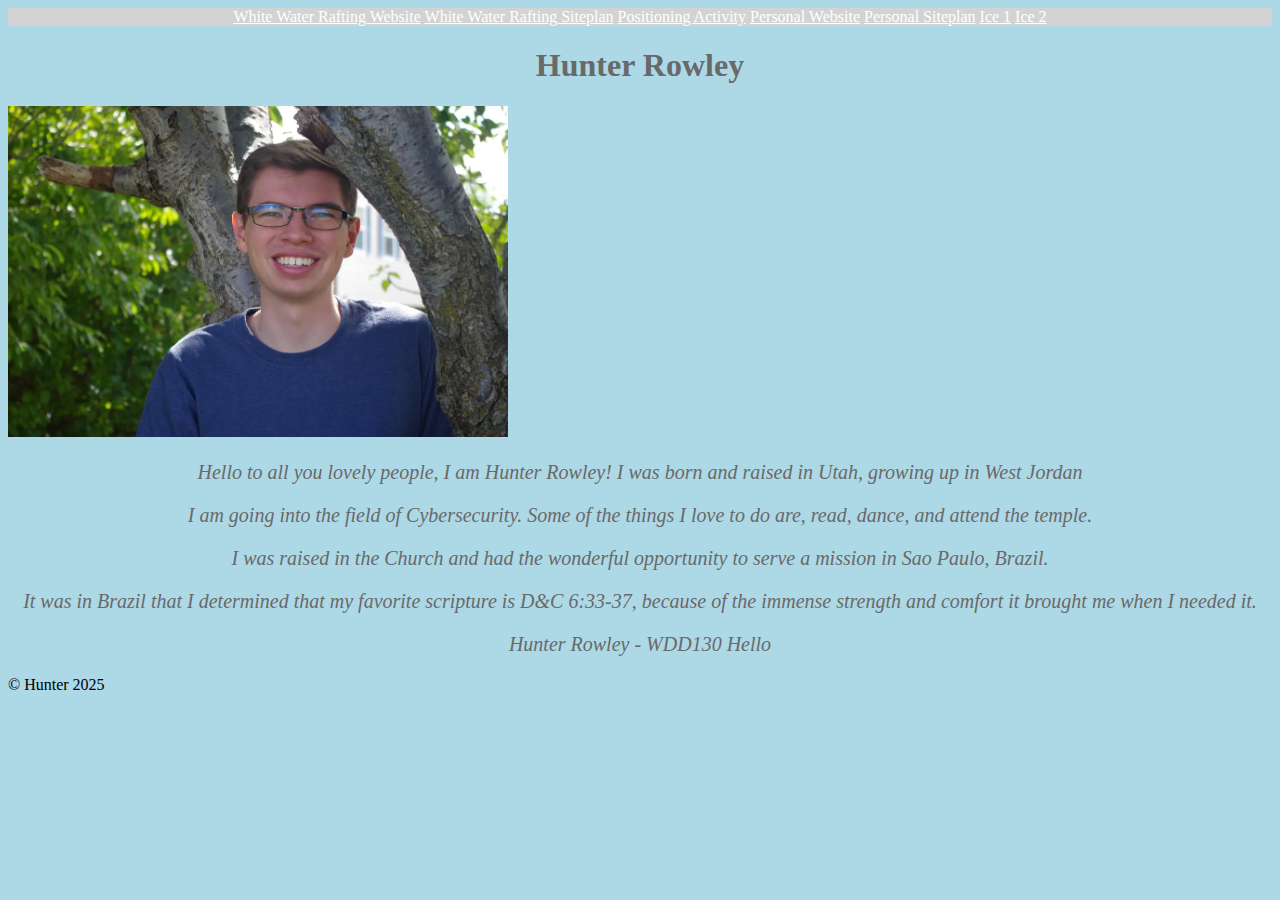
<file: index.html>
<!DOCTYPE html>
<html lang="en">

<head>
    <link rel="stylesheet" href="styles/style.css">
    <title>WDD130 | Home</title>
</head>

<body>
    <header>
        <nav>
            <a href="wwr/index.html">White Water Rafting Website</a>
            <a href="wwr/site-plan-rafting.html">White Water Rafting Siteplan</a>
            <a href="positioning.html">Positioning Activity</a>
            <a href="eyc/index.html">Personal Website</a>
            <a href="eyc/site-plan.html">Personal Siteplan</a>
            <a href="ice.html">Ice 1</a>
            <a href="ice/ice05.html">Ice 2</a>
        </nav>
    </header>
    <main>
        <h1>Hunter Rowley</h1>
        <div id="photo">  
            <img src="photo-of-me.jpg" alt="Image of me" width="500">
        </div>
        <p>
            Hello to all you lovely people, I am Hunter Rowley! I was born and raised in Utah, growing up in West Jordan
        </p>
        <p>
            I am going into the field of Cybersecurity.
            Some of the things I love to do are, read, dance, and attend the temple.
        </p>
        <p>
            I was raised in the Church and had the wonderful opportunity to serve a mission in Sao Paulo, Brazil.
        </p>
        <p>
            It was in Brazil that I determined that my favorite scripture is D&C 6:33-37, because of the immense
            strength and comfort it brought me when I needed it.
        </p>
        <p>
            Hunter Rowley - WDD130 Hello
        </p>
    </main>
    <footer>
         &copy; Hunter 2025
    </footer>
</body>

</html>
</file>
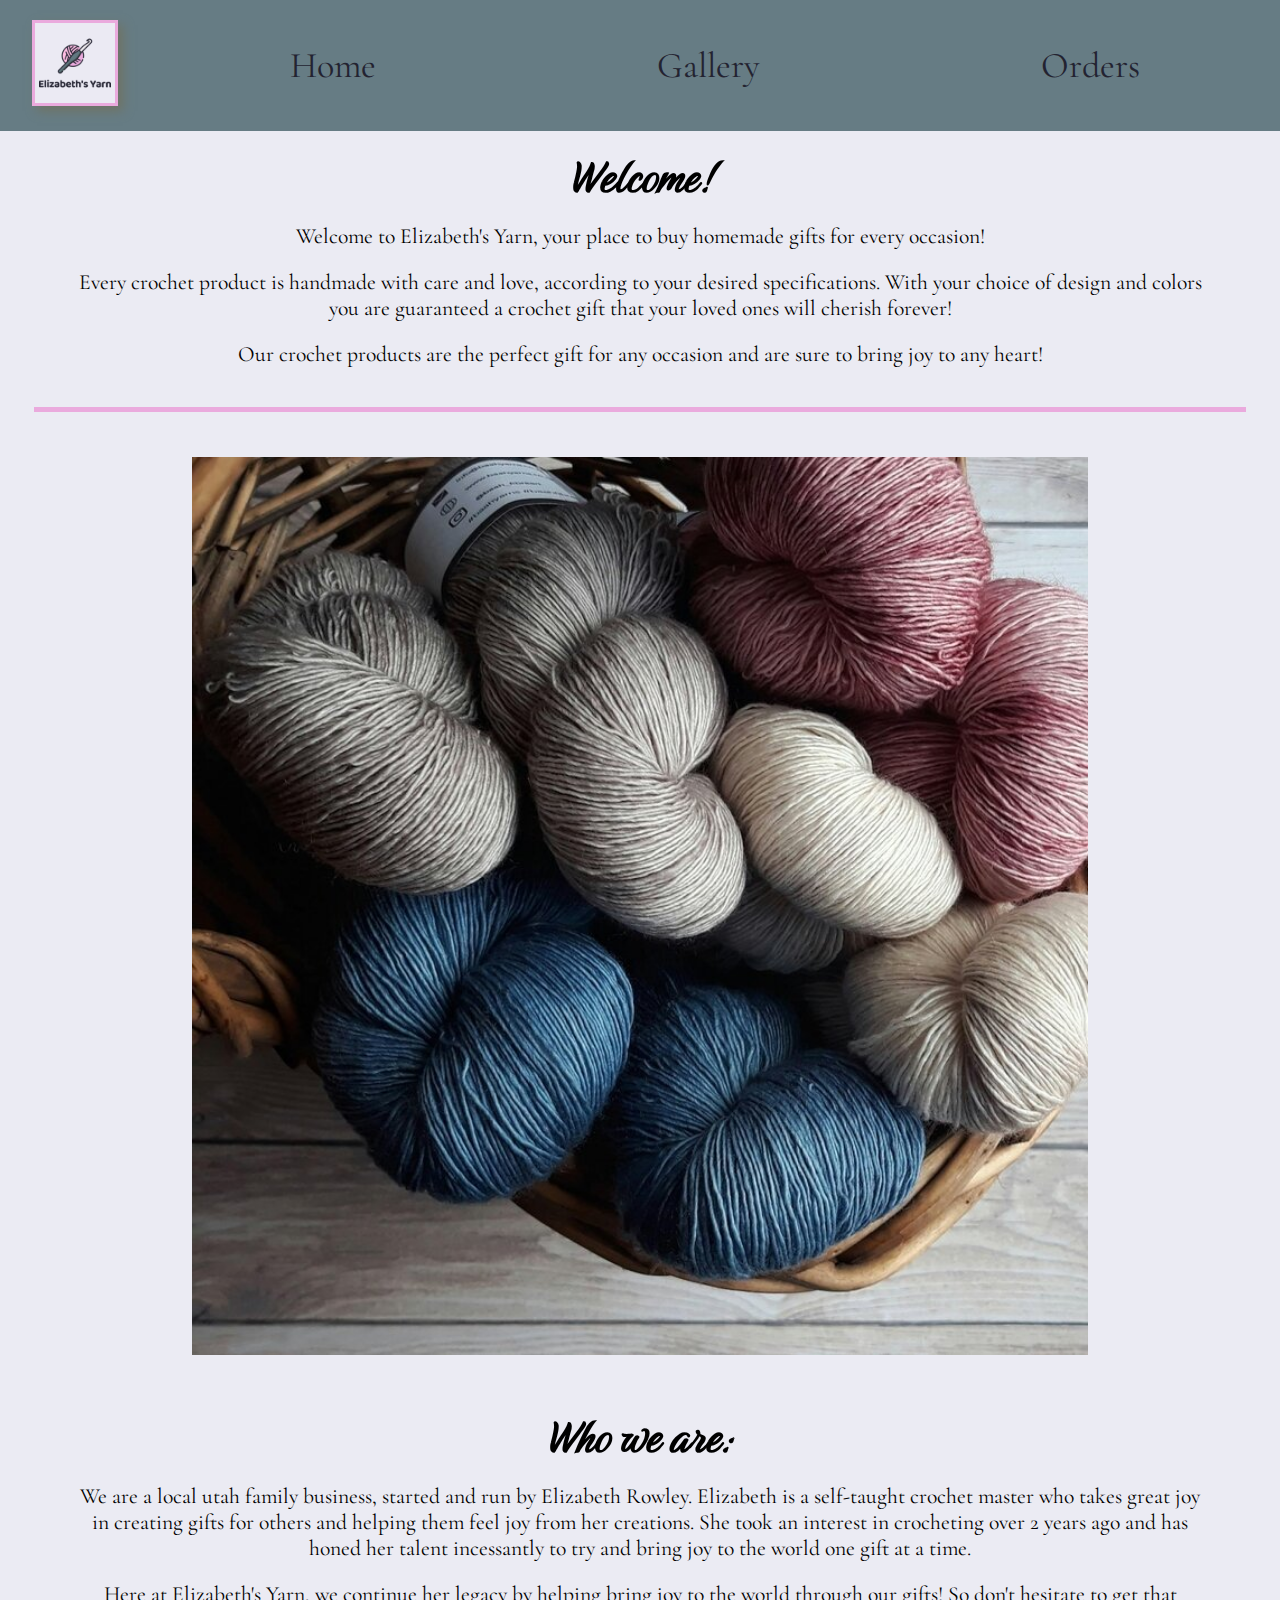
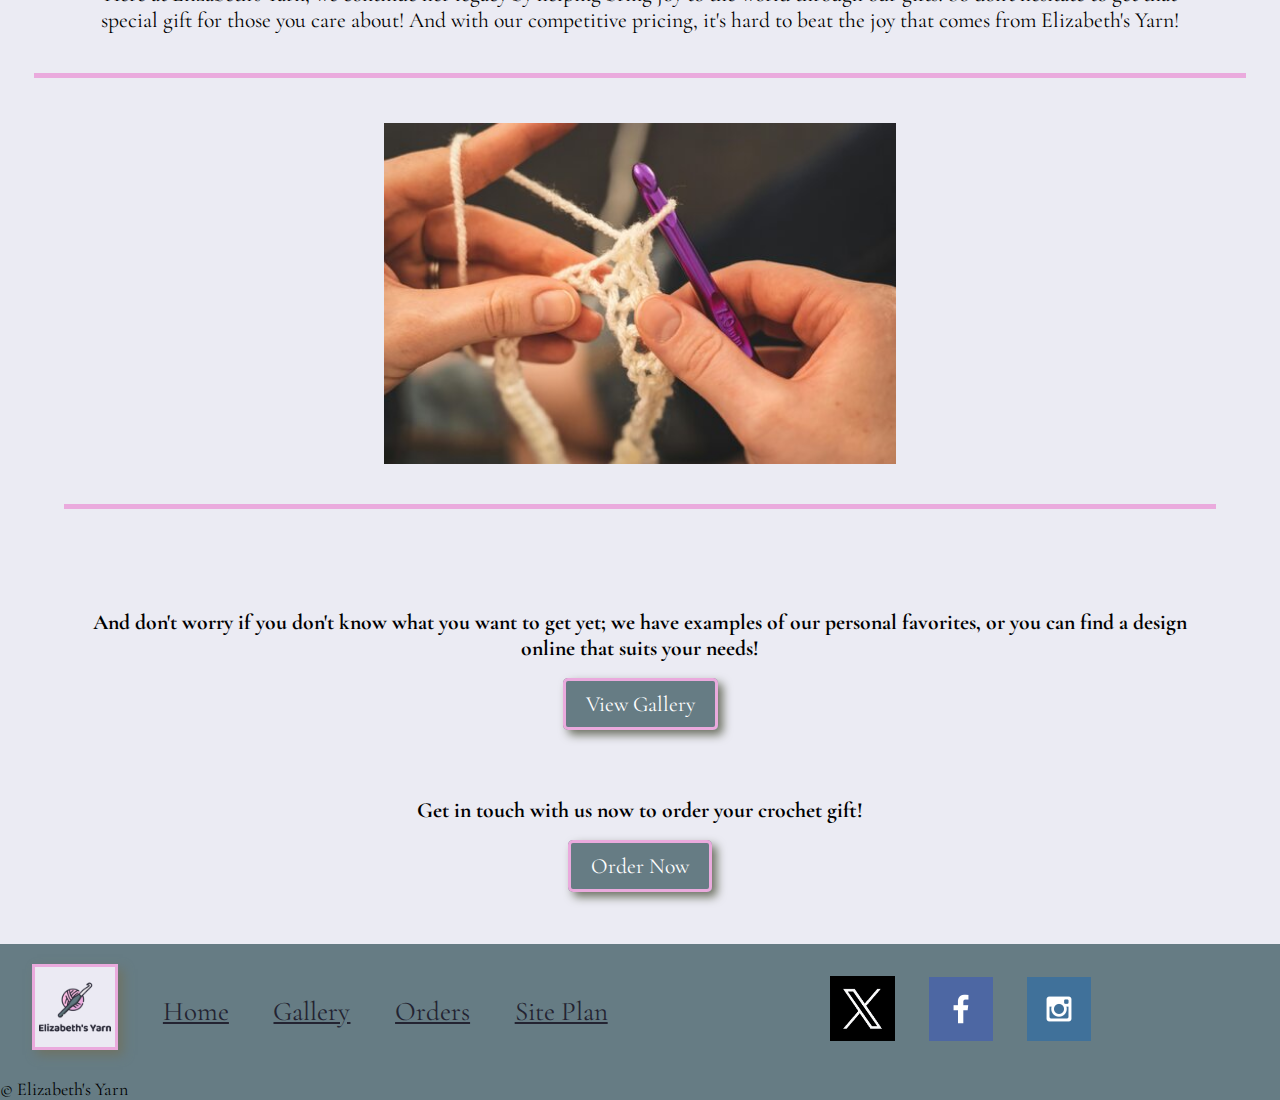
<file: eyc/index.html>
<!DOCTYPE html>
<html lang="en">
<head>
    <meta charset="UTF-8">
    <meta name="viewport" content="width=device-width, initial-scale=1.0">
    <title>Elizabeth's Yarn | Home</title>
    <link rel="stylesheet" href="styles/styles.css">
</head>
<body>
    <header>
        <a href="index.html"><img src="images/crochet-logo.png" alt="logo"></a> 
        <nav>
           <a href="index.html">Home</a>
           <a href="gallery.html">Gallery</a>
           <a href="orders.html">Orders</a>
        </nav>
    </header>
    <main id="home">
        <section id="content">
            <div id="welcome">
                <h1>Welcome!</h1>
                <p>Welcome to Elizabeth's Yarn, your place to buy homemade gifts for every occasion!</p>
                <p>Every crochet product is handmade with care and love, according to your desired specifications. With your choice of design and colors you are guaranteed a crochet gift that your loved ones will cherish forever!</p>
                <p>Our crochet products are the perfect gift for any occasion and are sure to bring joy to any heart!</p>
            </div>
            <div id="first-img">
                <img src="images/basket-opt.jpg" alt="basket image">
            </div>
            <div id="about-us">
                <h2>Who we are:</h2>
                <p>We are a local utah family business, started and run by Elizabeth Rowley.
                    Elizabeth is a self-taught crochet master who takes great joy in creating gifts for others and helping them feel joy from her creations. She took an interest in crocheting over 2 years ago and has honed her talent incessantly to try and bring joy to the world one gift at a time.
                </p>
                <p>
                    Here at Elizabeth's Yarn, we continue her legacy by helping bring joy to the world through our gifts!
                    So don't hesitate to get that special gift for those you care about! And with our competitive pricing, it's hard to beat the joy that comes from Elizabeth's Yarn!
                </p>
            </div>
            <div id="second-img">
                <img src="images/hand-opt.jpg" alt="hand image">
            </div>
        </section>
        <div id="advertise">
            <div id="view-gallery">
                <h4>And don't worry if you don't know what you want to get yet; we have examples of our personal favorites, or you can find a design online that suits your needs! </h4>
                <a href="gallery.html" class="button">View Gallery</a>
            </div>
            <div id="view-orders">
                <h4>Get in touch with us now to order your crochet gift!</h4>
                <a href="orders.html" class="button">Order Now</a>
            </div>
        </div>
    </main>
    <footer>
        <div class="links">
            <a href="index.html" class="logo"><img src="images/crochet-logo.png" alt="logo"></a>
            <a href="index.html">Home</a>
            <a href="gallery.html">Gallery</a>
            <a href="orders.html">Orders</a>
            <a href="site-plan.html" target="_blank">Site Plan</a>
        </div>
        <div class="social">
            <a href="x.com" target="_blank"><img src="images/x.png" alt="x logo" class="x"></a>
            <a href="facebook.com" target="_blank"><img src="images/facebook.png" alt="facebook logo"></a>
            <a href="instagram.com" target="_blank"><img src="images/instagram.png" alt="instagram logo"></a>
        </div>
        <p>&copy; Elizabeth's Yarn</p>
    </footer>
</body>
</html>
</file>
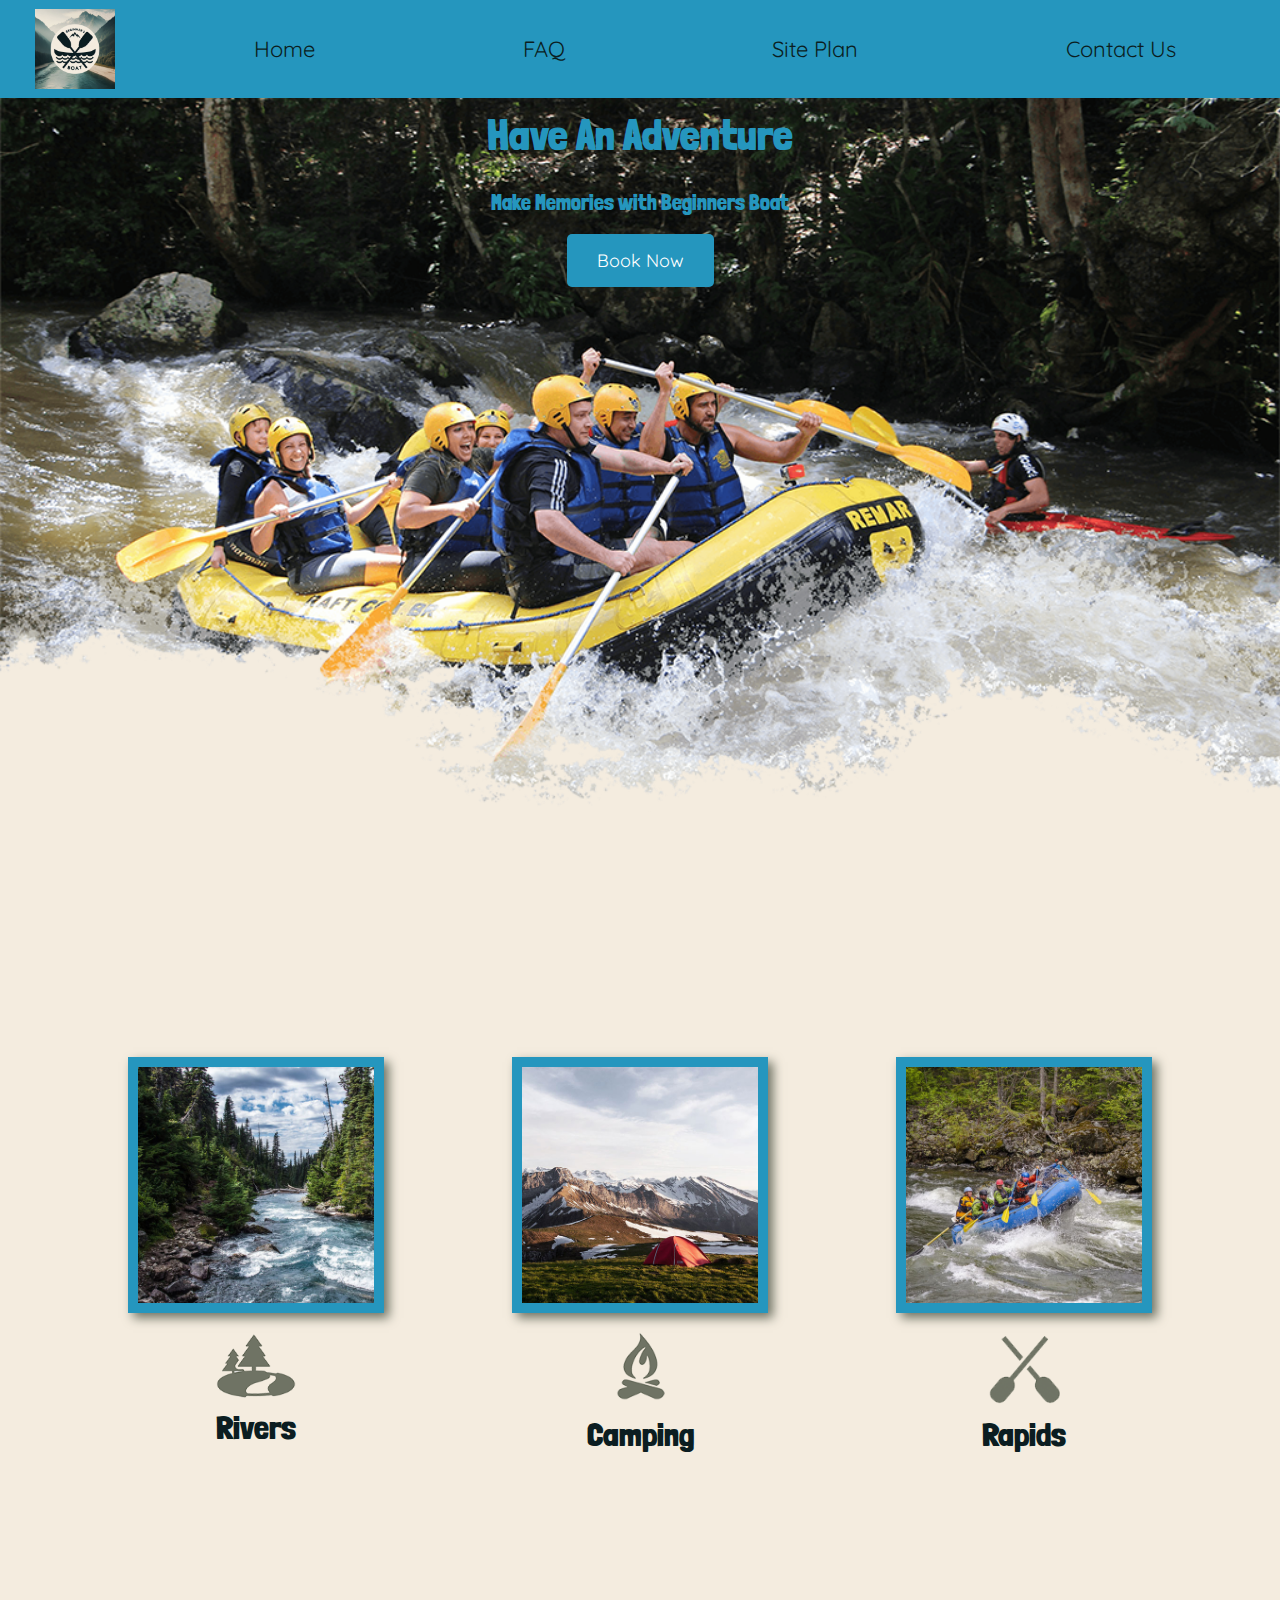
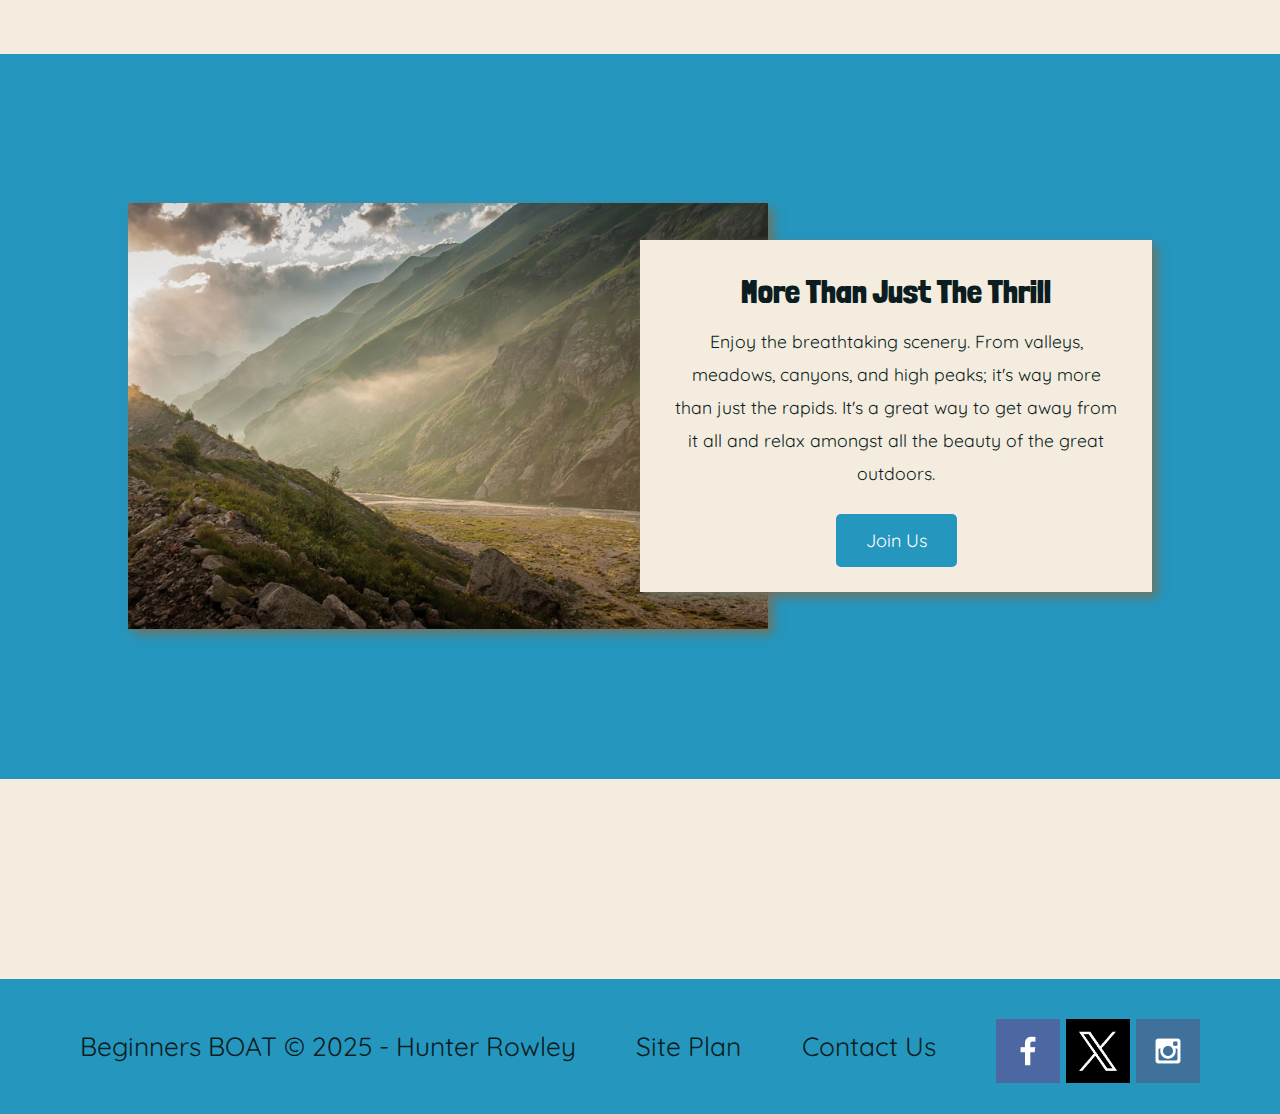
<file: wwr/index.html>
<!DOCTYPE html>
<html lang="en">
<head>
    <meta charset="UTF-8">
    <meta name="viewport" content="width=device-width, initial-scale=1.0">
    <link rel="stylesheet" href="styles/style.css">
    <title>Beginners BOAT | Home</title>
</head>
<body>
    <div id="content">
    <header>
        <a href="index.html" id="logo_link">
            <img class="logo" src="images/logo-wwr-wdd130.png" alt="Beginner BOAT Logo" width="200">
        </a>
        <nav>
            <a href="index.html">Home</a>
            <a href="faq.html">FAQ</a>
            <a href="site-plan-rafting.html">Site Plan</a>
            <a href="contactus.html">Contact Us</a>
        </nav>
    </header>
   <div id="hero">
        <div id="hero-box">
            <img id="hero-img" src="images/hero.png" alt="People enjoying rafting">
        </div>
        <section id="hero-msg">
            <h1 class="home-title">Have An Adventure</h1>
            <h4>Make Memories with Beginners Boat</h4>
            <div class="button-box">
                <a class="book" href="contactus.html">Book Now</a>
            </div>
        </section>  
   </div>
   <main class="home-grid">
        <section class="rivers-card">
            <img class="card-img" src="images/rivers.jpg" alt="river in forest">
            <img class="icon" src="images/river_icon.png" alt="river icon">
            <h2>Rivers</h2>
        </section>
        <section class="camping-card">
            <img class="card-img" src="images/camping.jpg" alt="tent in mountain">
            <img class="icon" src="images/fire_icon.png" alt="fire icon">
            <h2>Camping</h2>
        </section>
        <section class="rapids-card">
            <img class="card-img" src="images/rapids.jpg" alt="rafting boat">
            <img class="icon" src="images/oars.png" alt="oars icon">
            <h2>Rapids</h2>
        </section>
        <div id="background"></div>
        <img class="mountains" src="images/mountains.jpg" alt="Misty mountains">
        <section class="msg">
            <h2>More Than Just The Thrill</h2>
            <p>
                Enjoy the breathtaking scenery. From valleys, meadows, canyons, and high peaks;
                it's way more than just the rapids.
                It's a great way to get away from it all and relax amongst all the beauty of the great outdoors. 
            </p>
            <a class="join" href="rivers.html">Join Us</a>
        </section>
   </main>
    <footer>
        <p>Beginners BOAT &copy; 2025 - Hunter Rowley</p>
        <p><a href="site-plan-rafting.html">Site Plan</a></p>
        <p><a href="contactus.html">Contact Us</a></p>
        <div class="social">
            <a href="https://facebook.com" target="_blank">
                <img src="images/facebook.png" alt="fb icon">
            </a>
            <a href="https://x.com" target="_blank">
                <img src="images/x.png" alt="X icon" height="64" width="64">
            </a>
            <a href="https://instagram.com" target="_blank">
                <img src="images/instagram.png" alt="instagram icon">
            </a>
        </div>
    </footer>
    </div>
</body>
</html>
</file>
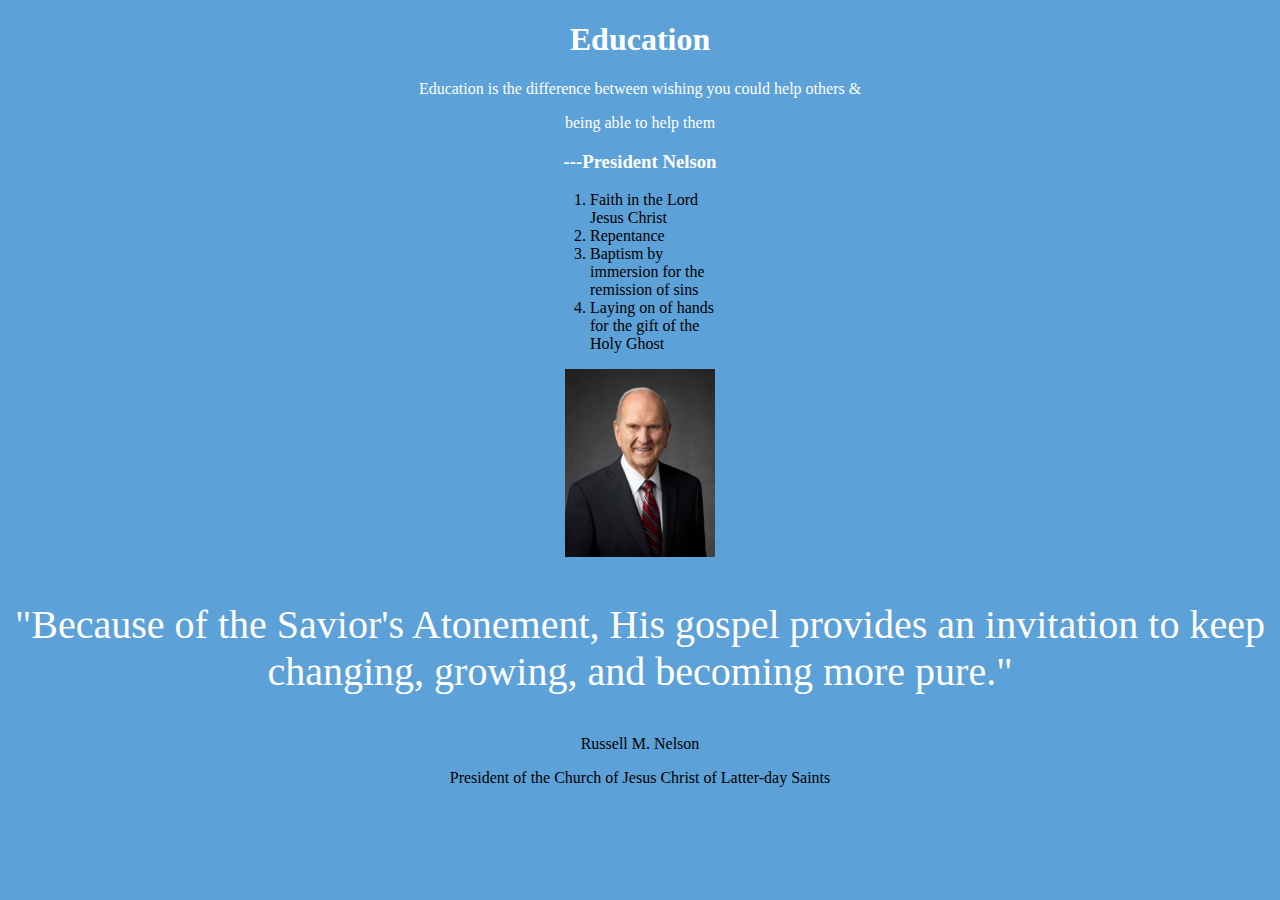
<file: ice.html>
<!doctype html>
<html>
    <head>
        <meta charset="UTF-8">
        <meta name="viewport" content="width=device-width, initial-scale=1.0">
        <link rel="stylesheet" href="ice.css">
        <title>ICE Challenge</title>
    </head>
    <body>
        <header>
            <h1 id="title">Education</h1>
            <p class="introtext">Education is the difference between wishing you could help others &</p>
            <p class="introtext">being able to help them</p>
            <h3 id="name">---President Nelson</p>
        </header>
        <main>
            <ol id="fourpoints">
                <li>Faith in the Lord Jesus Christ</li>
                <li>Repentance</li>
                <li>Baptism by immersion for the remission of sins</li>
                <li>Laying on of hands for the gift of the Holy Ghost</li>
            </ol>
            <div id="images">
                <img src="styles/russell_nelson_official_portrait_2018.jpeg" alt="Nelson" width="150"> 
            </div>
            <section id="quote">
                <p>"Because of the Savior's Atonement, His gospel provides an invitation to keep changing, growing, and becoming more pure."</p>
            </section>
        </main>
        <footer>
            <p class="source">Russell M. Nelson</p>
            <p class="source">President of the Church of Jesus Christ of Latter-day Saints</p>
        </footer>
    </body>
</html>
</file>
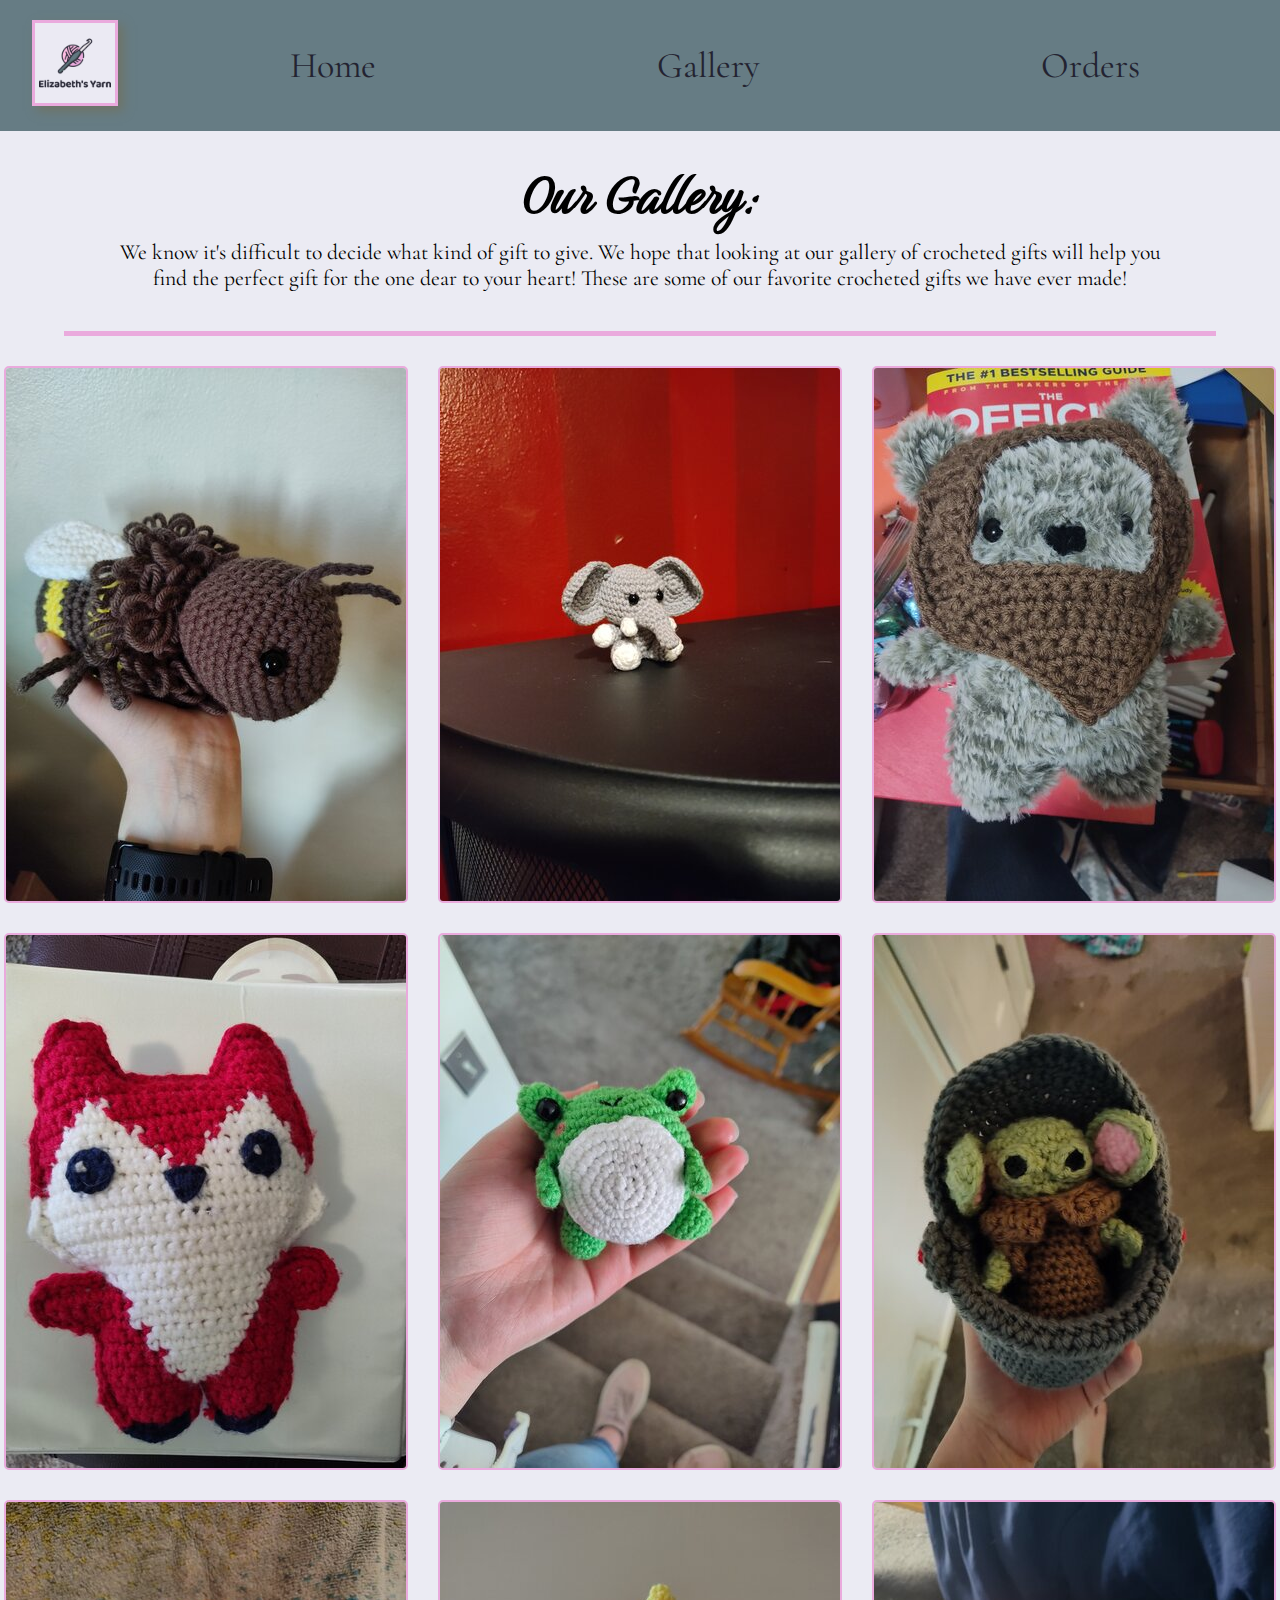
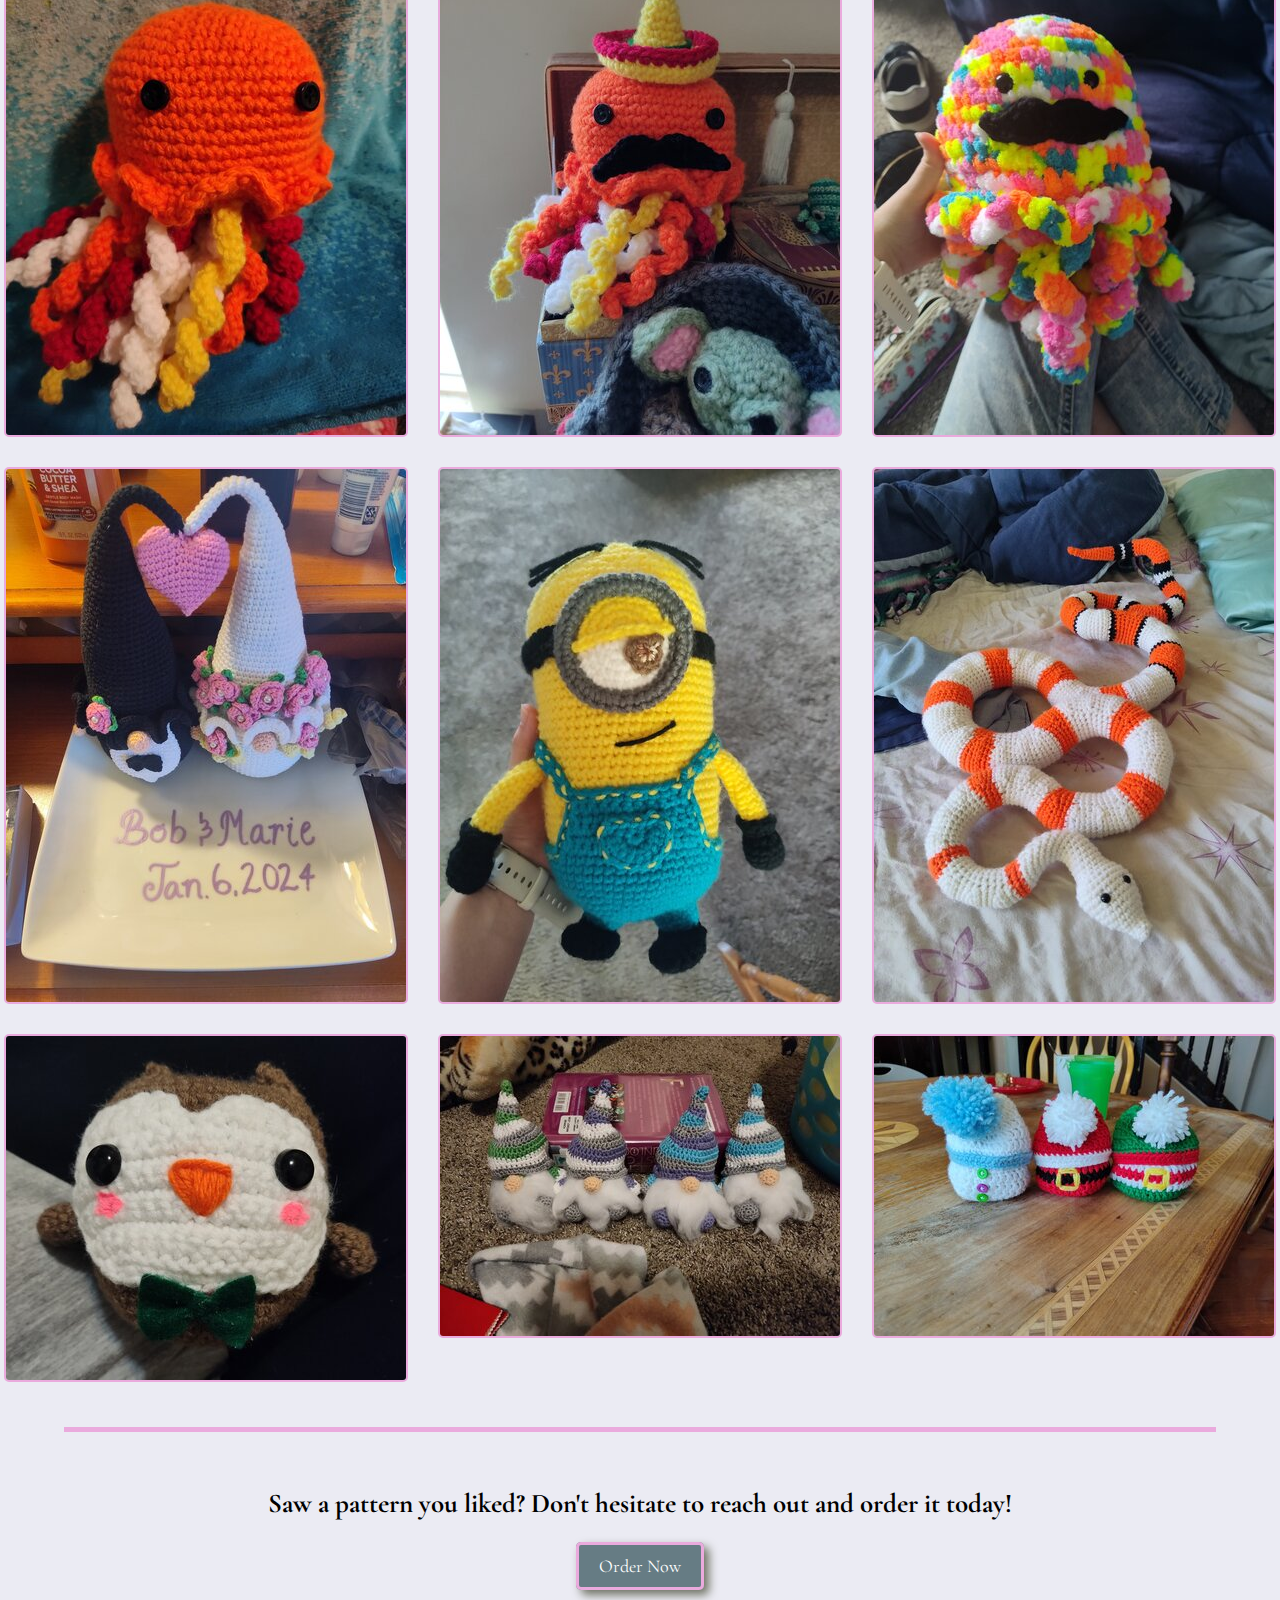
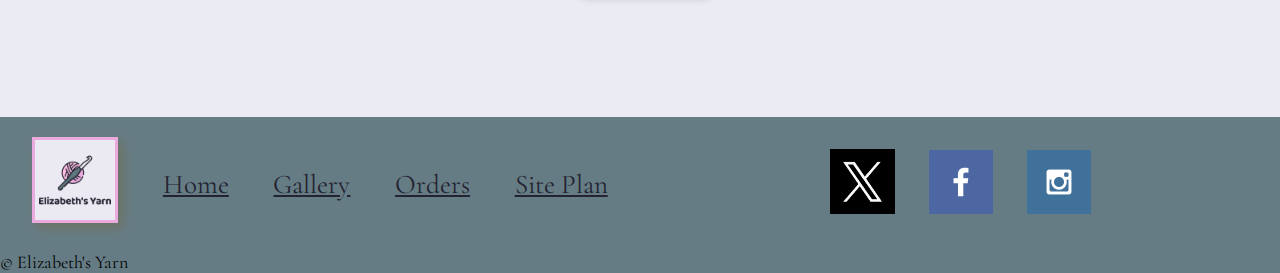
<file: eyc/gallery.html>
<!DOCTYPE html>
<html lang="en">
<head>
    <meta charset="UTF-8">
    <meta name="viewport" content="width=device-width, initial-scale=1.0">
    <title>Elizabeth's Yarn | Gallery</title>
    <link rel="stylesheet" href="styles/styles.css">
</head>
<body>
    <header>
        <a href="index.html"><img src="images/crochet-logo.png" alt="logo"></a> 
        <nav>
           <a href="index.html">Home</a>
           <a href="gallery.html">Gallery</a>
           <a href="orders.html">Orders</a>
        </nav>
    </header>
    <main id="gallery-page">
       <div id="intro">
            <h1>Our Gallery:</h1>
            <p>We know it's difficult to decide what kind of gift to give. We hope that looking at our gallery of crocheted gifts will help you find the perfect gift for the one dear to your heart! These are some of our favorite crocheted gifts we have ever made!</p>
       </div>
       <div class="gallery-container">
            <div class="gallery">
                <img src="images/bee-opt.jpg" alt="bee">
                <img src="images/elephant-opt.jpg" alt="elephant-opt">
                <img src="images/ewok-opt.jpg" alt="ewok">
                <img src="images/fox-opt.jpg" alt="fox">
                <img src="images/frog-opt.jpg" alt="frog">
                <img src="images/grogu-opt.jpg" alt="grogu">
                <img src="images/jelly-opt.jpg" alt="jellyfish">
                <img src="images/jellyhat-opt.jpg" alt="jellyfish with a hat">
                <img src="images/jellymustache-opt.jpg" alt="jellyfish with a mustache">
                <img src="images/marriagenome-opt.jpg" alt="marriage gnome">
                <img src="images/minion-opt.jpg" alt="minion">
                <img src="images/snake-opt.jpg" alt="snake">
                <img src="images/owl-opt.jpg" alt="owl">
                <img src="images/fournome-opt.jpg" alt="four gnomes">
                <img src="images/threenome-opt.jpg" alt="three gnomes">
            </div>
        </div>
        <div id="advertise-orders">
            <h4>Saw a pattern you liked? Don't hesitate to reach out and order it today!</h4>
            <a href="orders.html" class="button">Order Now</a>
        </div>
    </main>
    <footer>
        <div class="links">
            <a href="index.html" class="logo"><img src="images/crochet-logo.png" alt="logo"></a>
            <a href="index.html">Home</a>
            <a href="gallery.html">Gallery</a>
            <a href="orders.html">Orders</a>
            <a href="site-plan.html" target="_blank">Site Plan</a>
        </div>
        <div class="social">
            <a href="x.com" target="_blank"><img src="images/x.png" alt="x logo" class="x"></a>
            <a href="facebook.com" target="_blank"><img src="images/facebook.png" alt="facebook logo"></a>
            <a href="instagram.com" target="_blank"><img src="images/instagram.png" alt="instagram logo"></a>
        </div>
        <p>&copy; Elizabeth's Yarn</p>
    </footer>
</body>
</html>
</file>
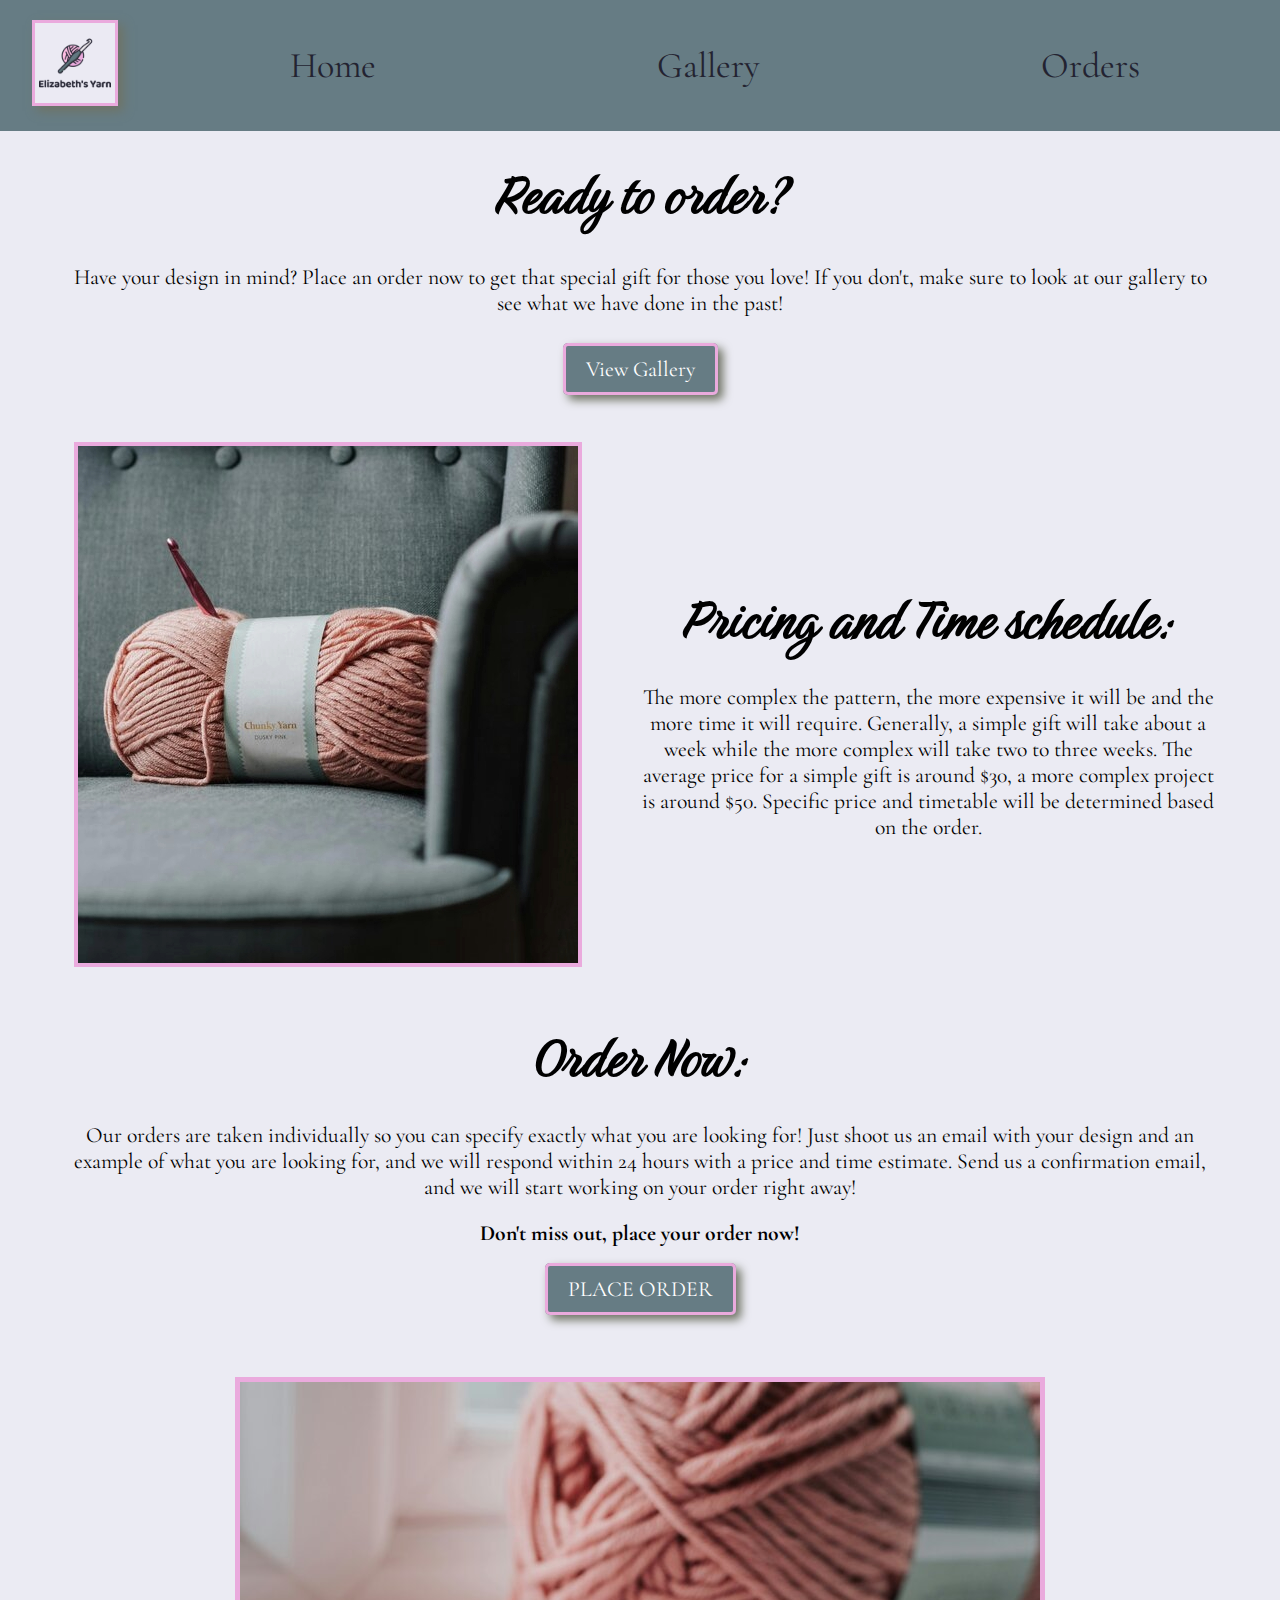
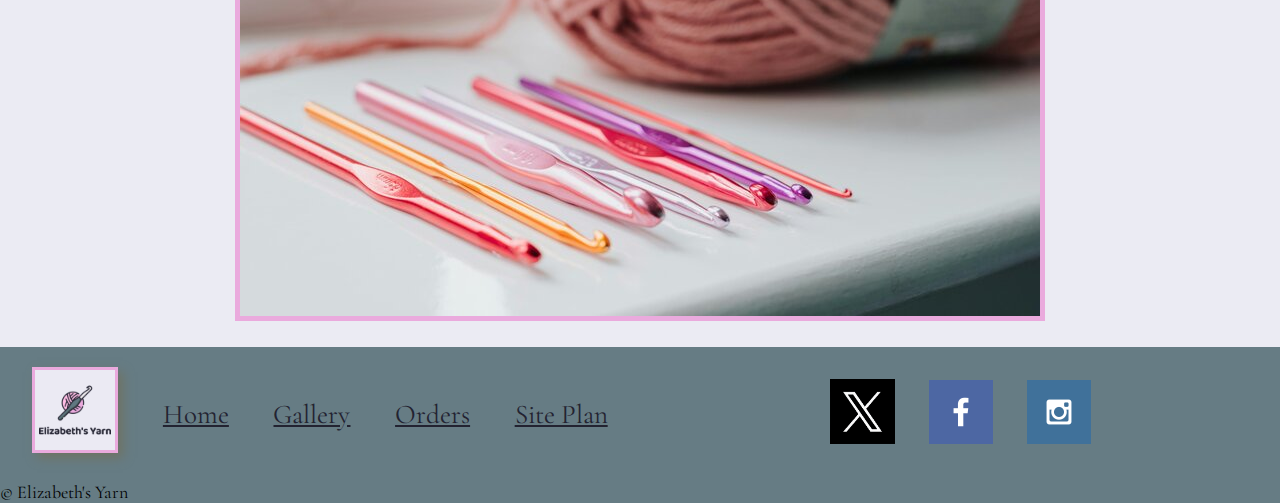
<file: eyc/orders.html>
<!DOCTYPE html>
<html lang="en">
<head>
    <meta charset="UTF-8">
    <meta name="viewport" content="width=device-width, initial-scale=1.0">
    <title>Elizabeth's Yarn | Gallery</title>
    <link rel="stylesheet" href="styles/styles.css">
</head>
<body>
    <header>
        <a href="index.html"><img src="images/crochet-logo.png" alt="logo"></a> 
        <nav>
           <a href="index.html">Home</a>
           <a href="gallery.html">Gallery</a>
           <a href="orders.html">Orders</a>
        </nav>
    </header>
    <main id="orders">
       <div id="info">
            <h1>Ready to order?</h1>
            <p>Have your design in mind? Place an order now to get that special gift for those you love! If you don't, make sure to look at our gallery to see what we have done in the past! </p>
            <a href="gallery.html" class="button">View Gallery</a>
       </div>
       <div id="process">
            <div id="process-img"><img src="images/couch-opt.jpg" alt="yarn on couch"></div>
            <div id="process-text">
                <h2>Pricing and Time schedule:</h2>
                <p>The more complex the pattern, the more expensive it will be and the more time it will require. Generally, a simple gift will take about a week while the more complex will take two to three weeks. The average price for a simple gift is around $30, a more complex project is around $50. Specific price and timetable will be determined based on the order. </p>
            </div>
       </div> 
       <div id="order-section">
            <h2>Order Now:</h2>
            <p>Our orders are taken individually so you can specify exactly what you are looking for! Just shoot us an email with your design and an example of what you are looking for, and we will respond within 24 hours with a price and time estimate. Send us a confirmation email, and we will start working on your order right away!</p>
            <h4>Don't miss out, place your order now!</h4>
            <a href="mailto:elizabethrowley13@gmail.com" class="button">PLACE ORDER</a>
       </div>
       <div id="lower-image">
            <img src="images/needles-opt.jpg" alt="needles and yarn">
       </div>
    </main>
    <footer>
        <div class="links">
            <a href="index.html" class="logo"><img src="images/crochet-logo.png" alt="logo"></a>
            <a href="index.html">Home</a>
            <a href="gallery.html">Gallery</a>
            <a href="orders.html">Orders</a>
            <a href="site-plan.html" target="_blank">Site Plan</a>
        </div>
        <div class="social">
            <a href="x.com" target="_blank"><img src="images/x.png" alt="x logo" class="x"></a>
            <a href="facebook.com" target="_blank"><img src="images/facebook.png" alt="facebook logo"></a>
            <a href="instagram.com" target="_blank"><img src="images/instagram.png" alt="instagram logo"></a>
        </div>
        <p>&copy; Elizabeth's Yarn</p>
    </footer>
</body>
</html>
</file>
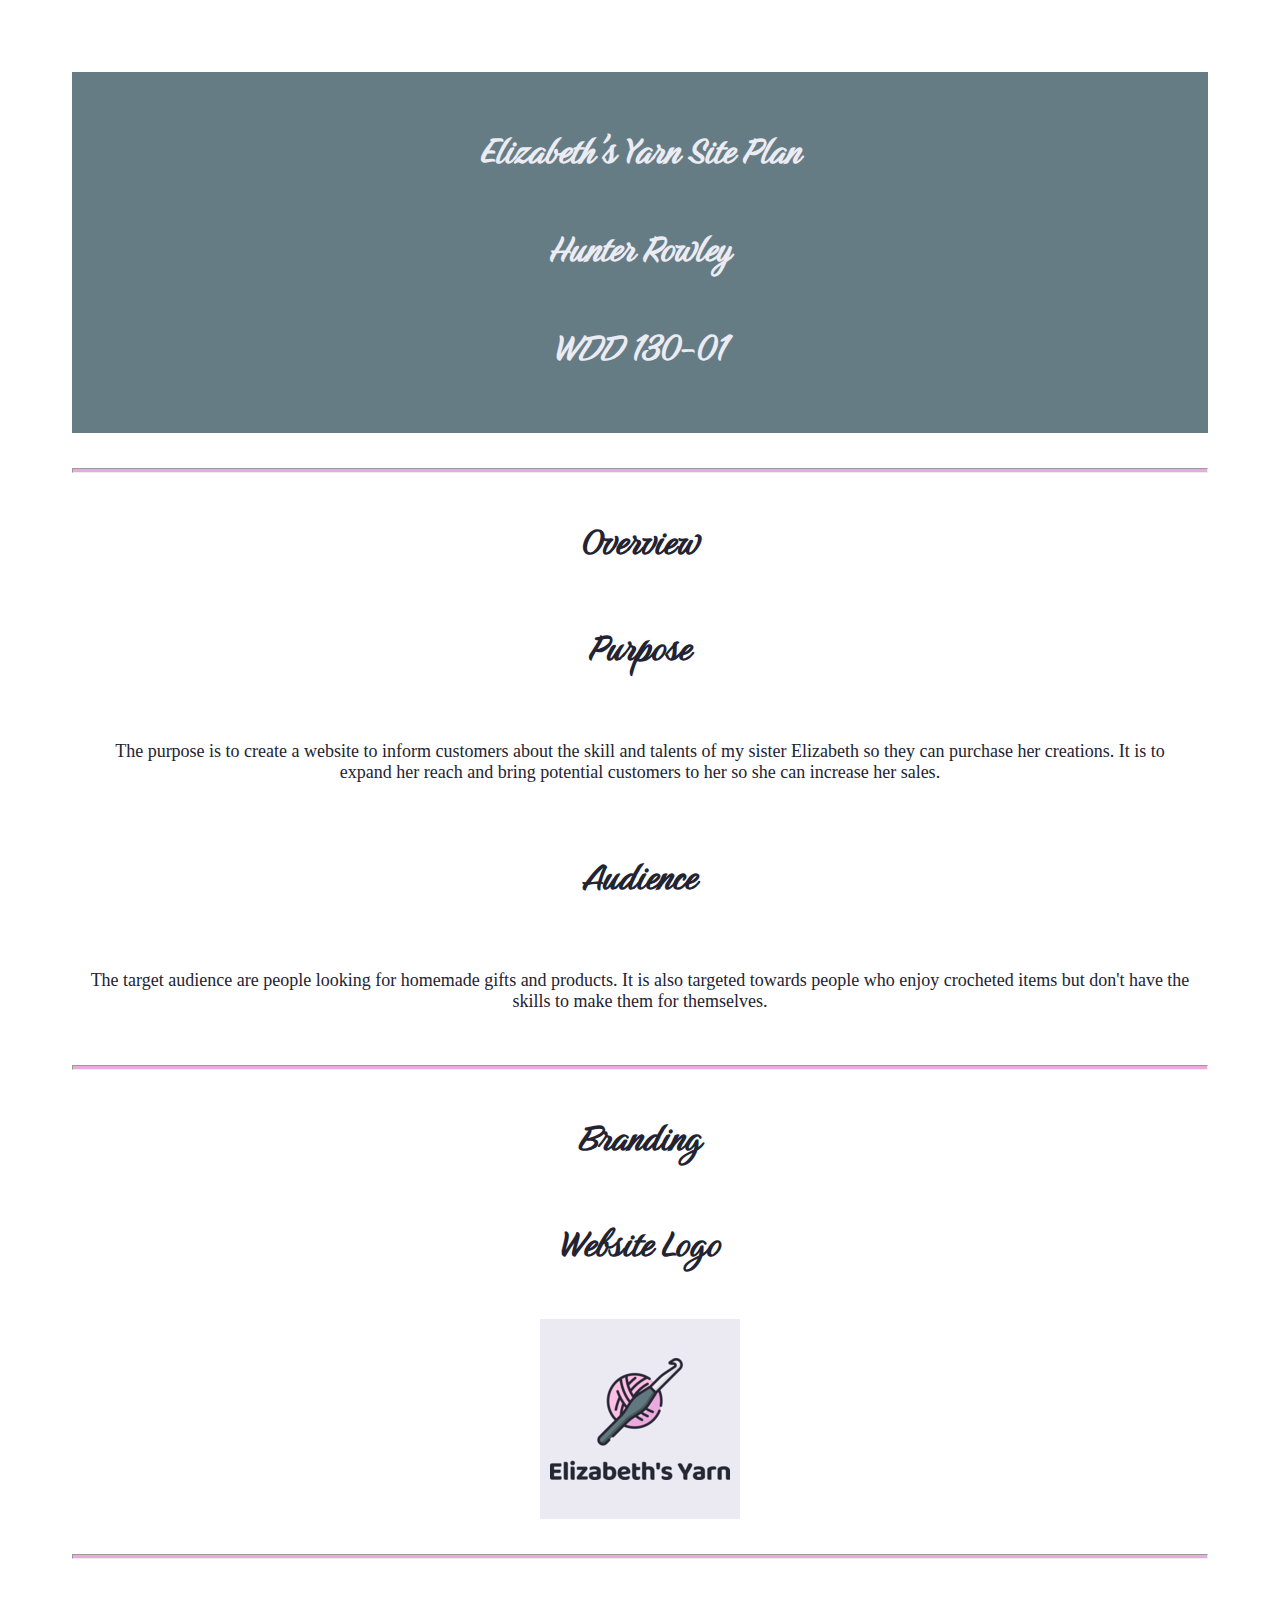
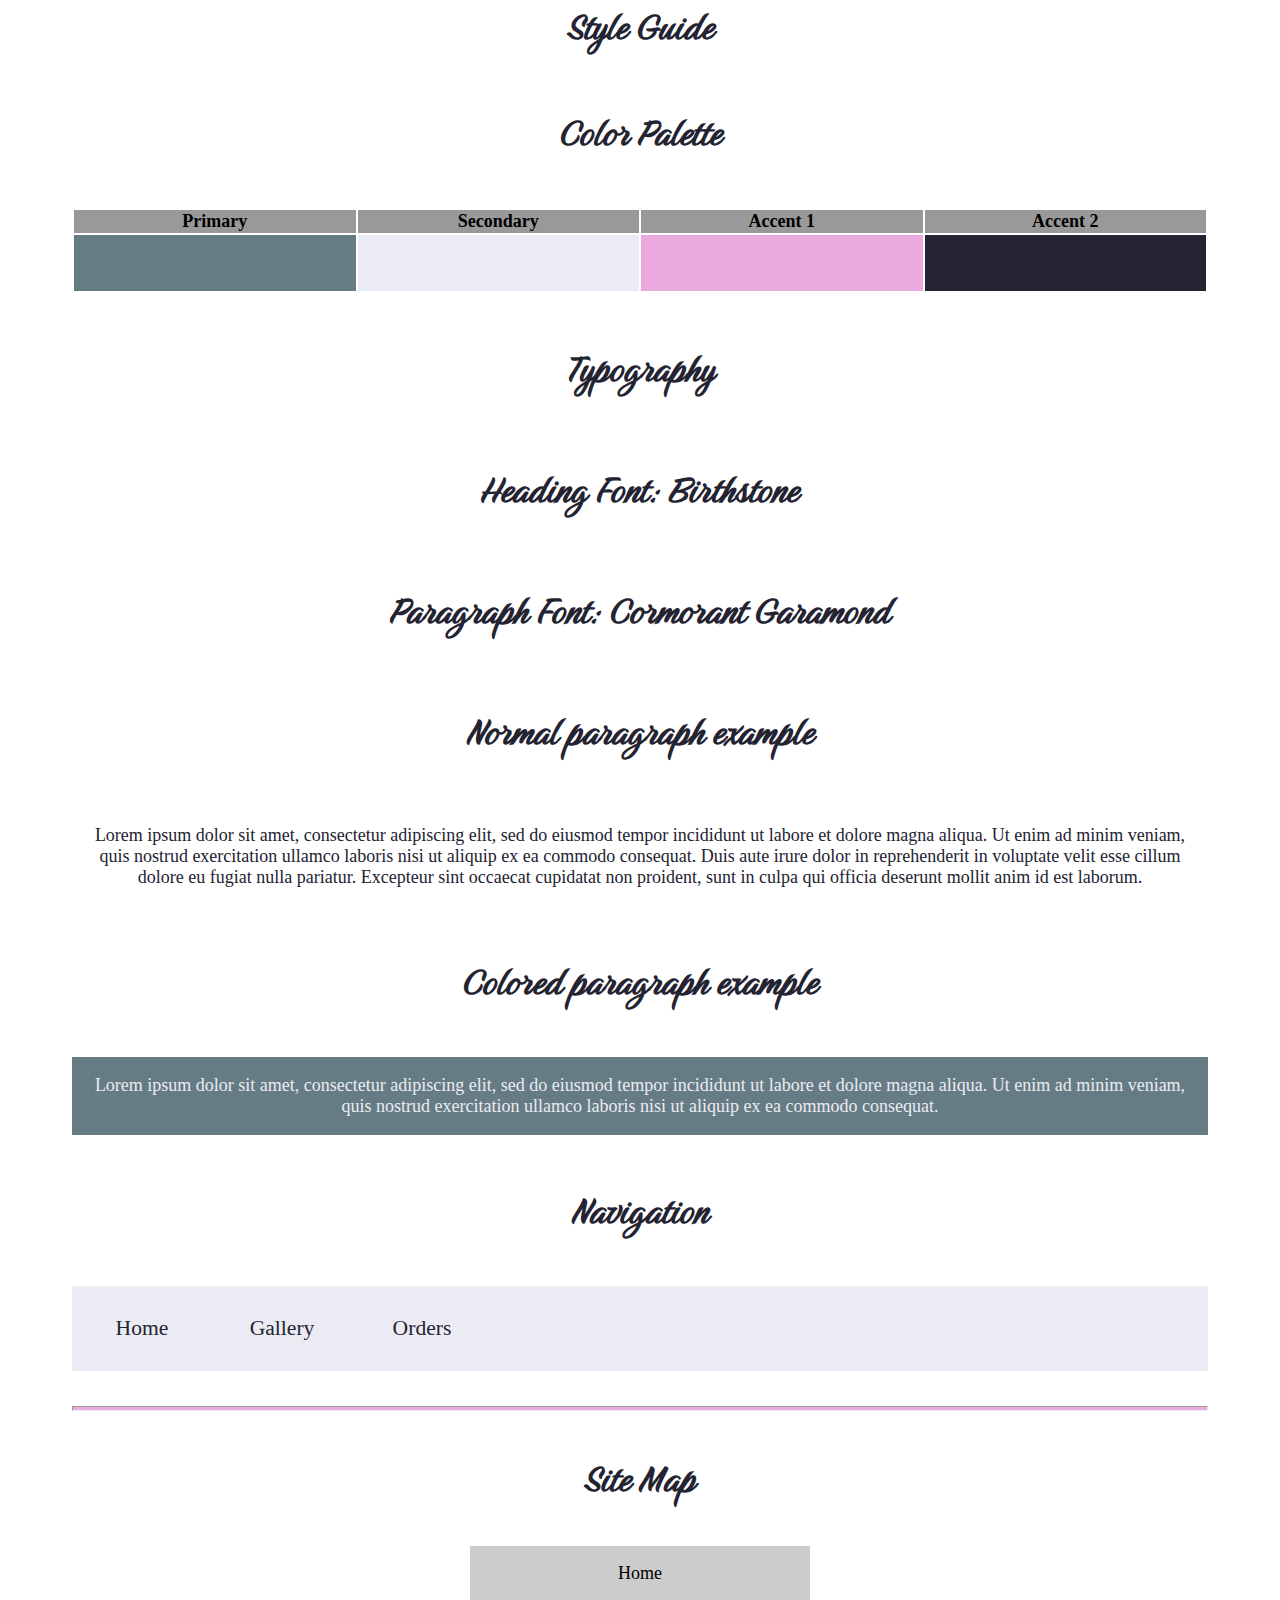
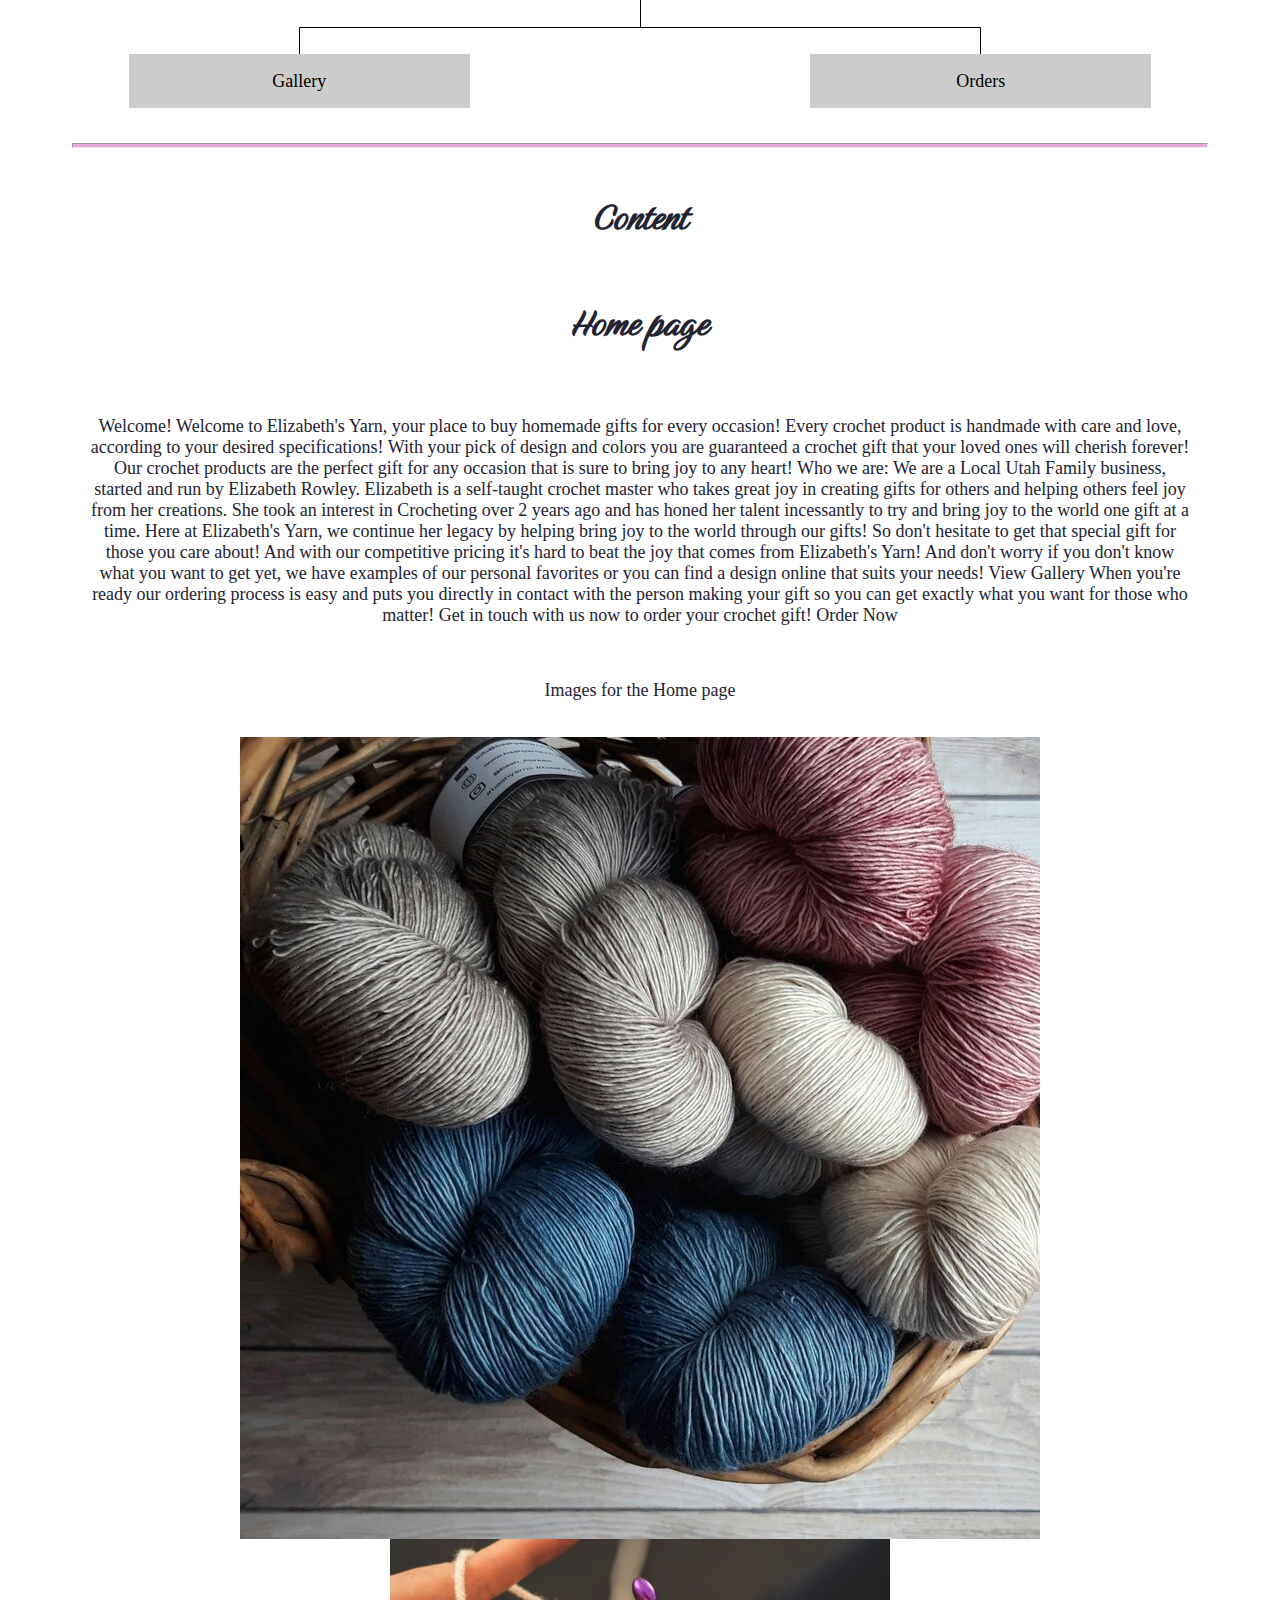
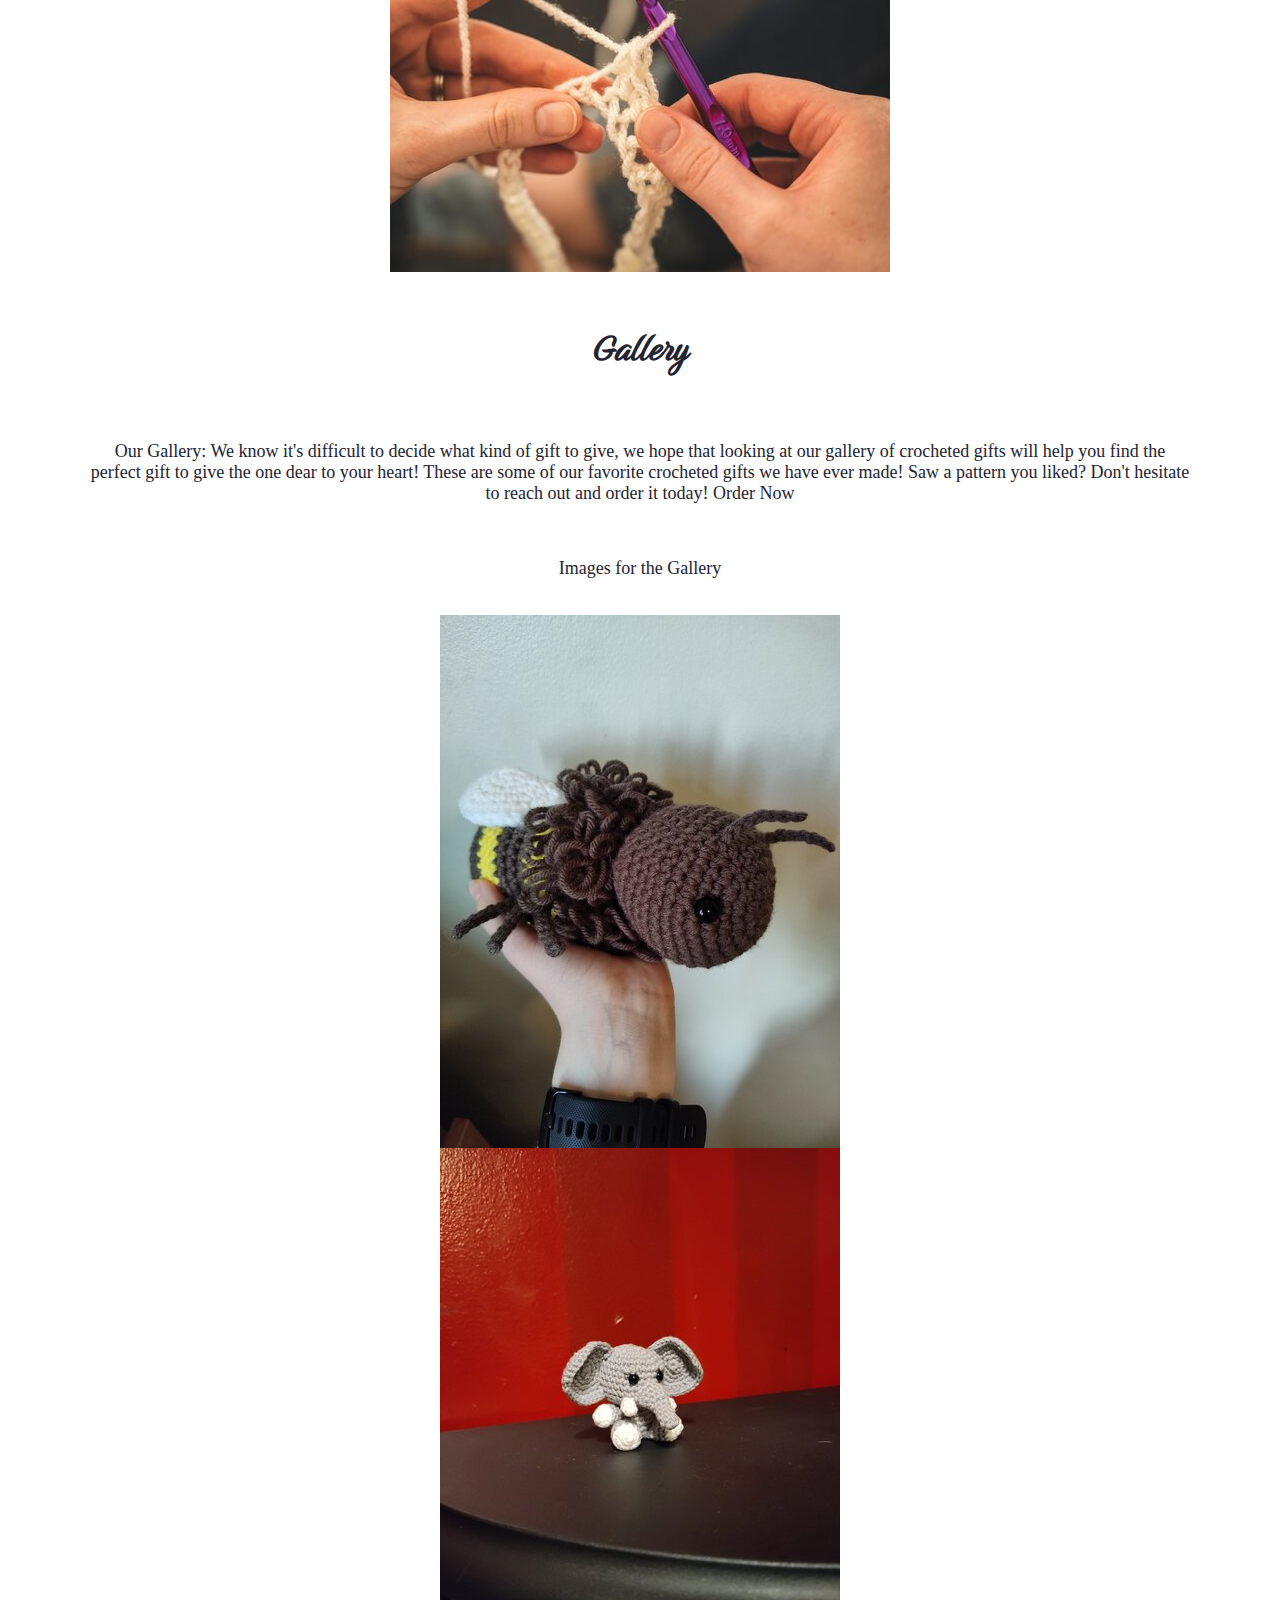
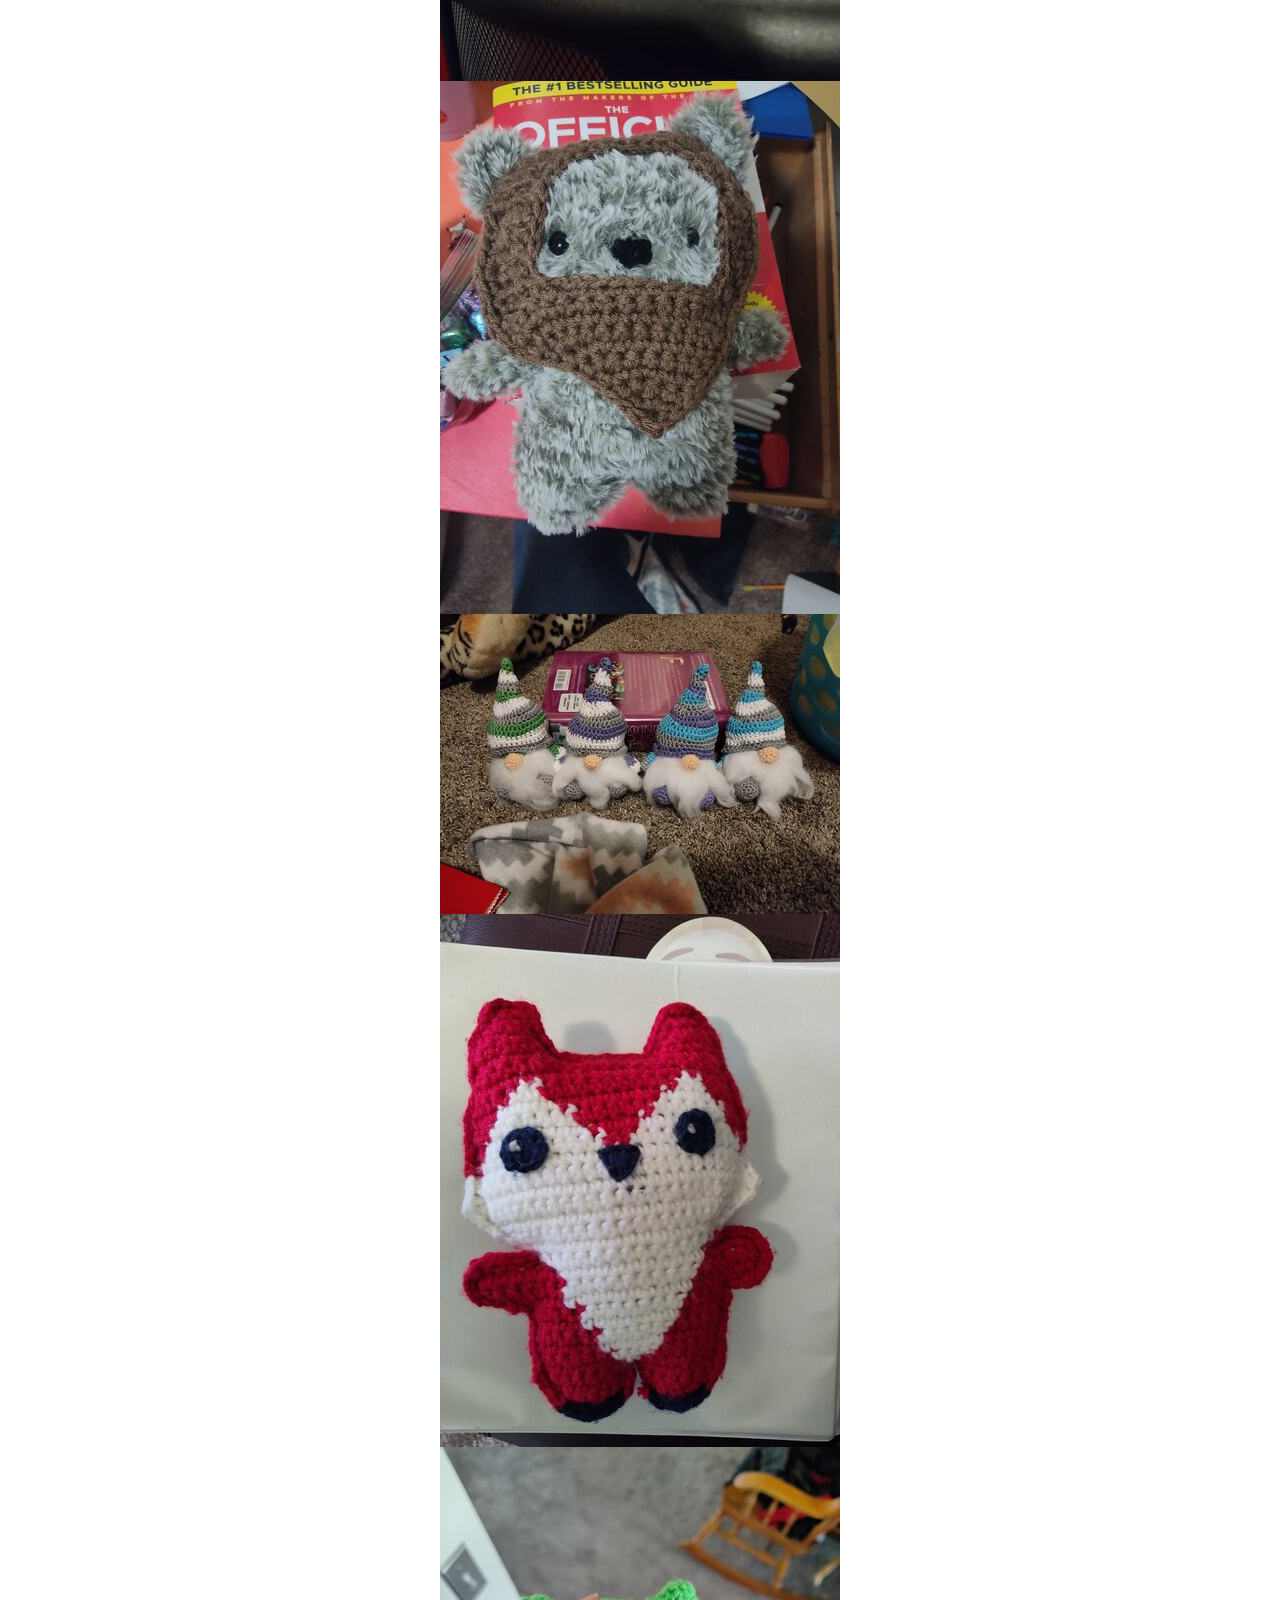
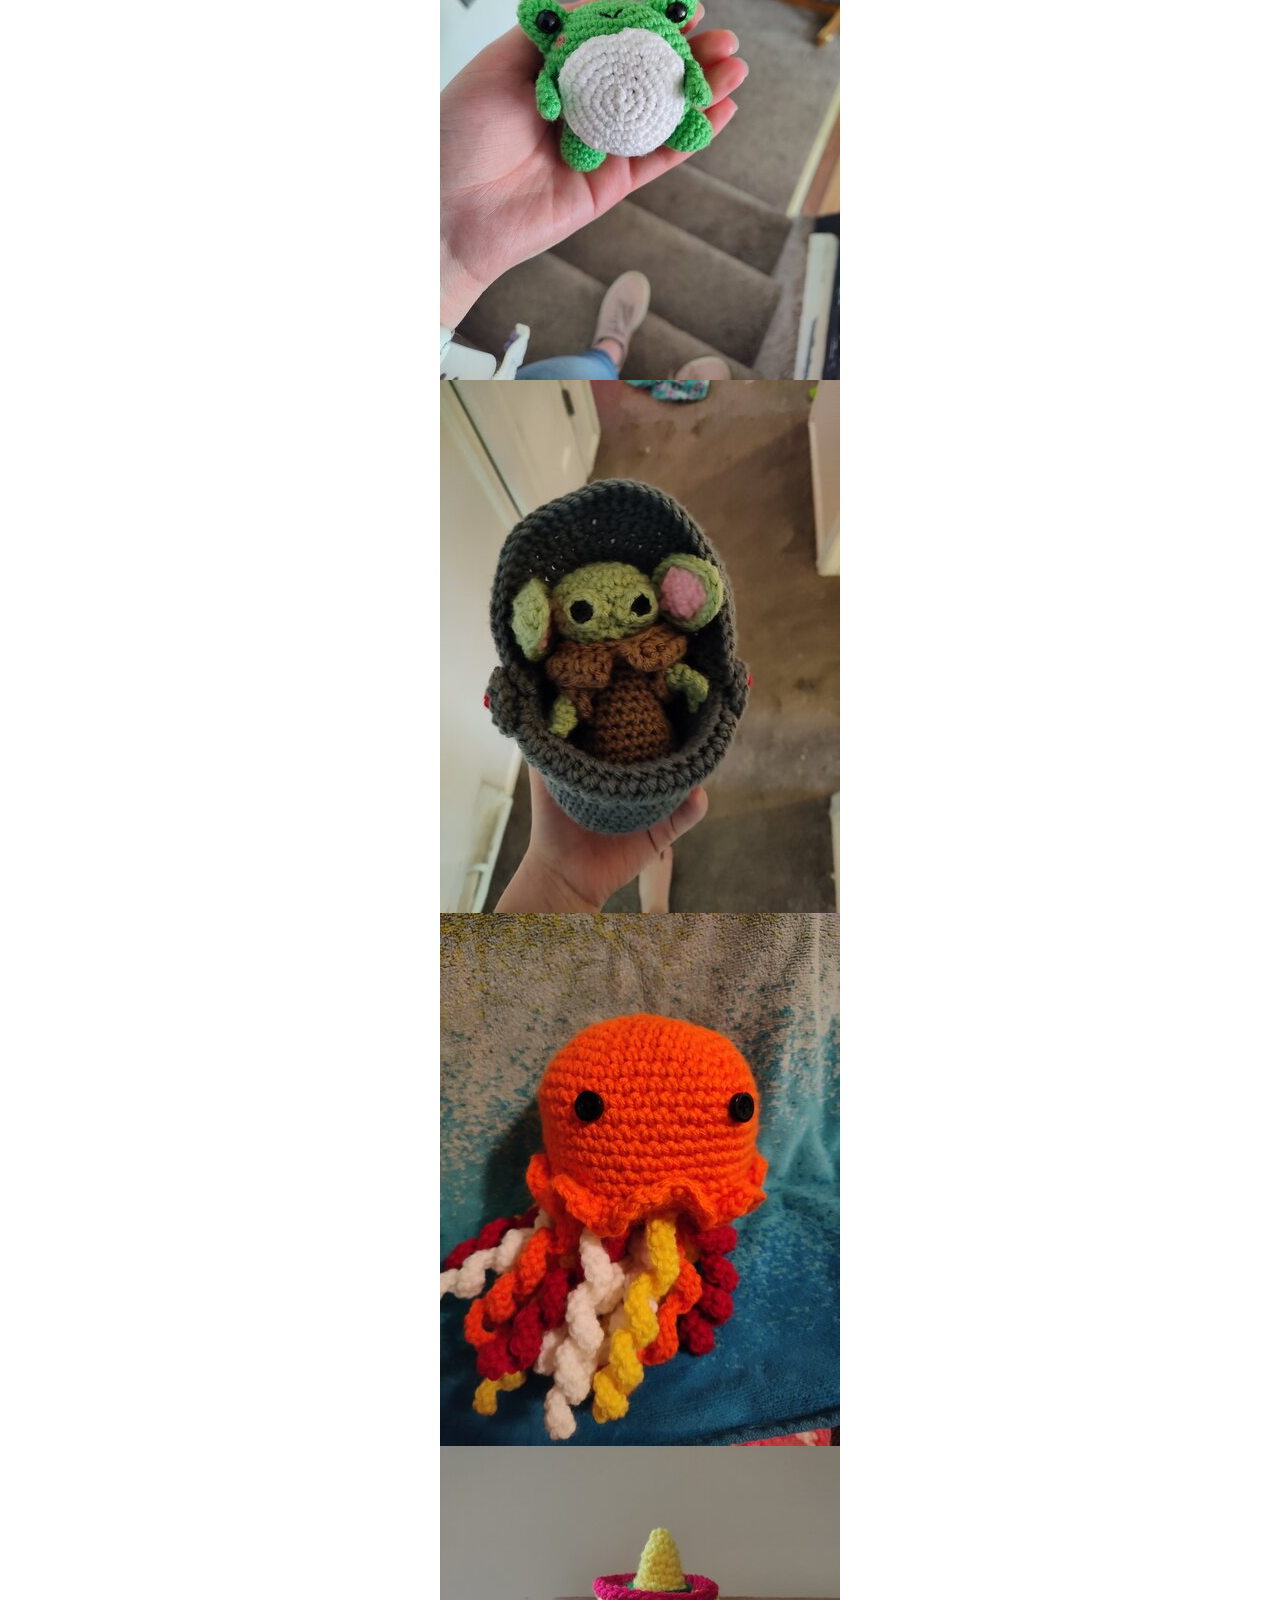
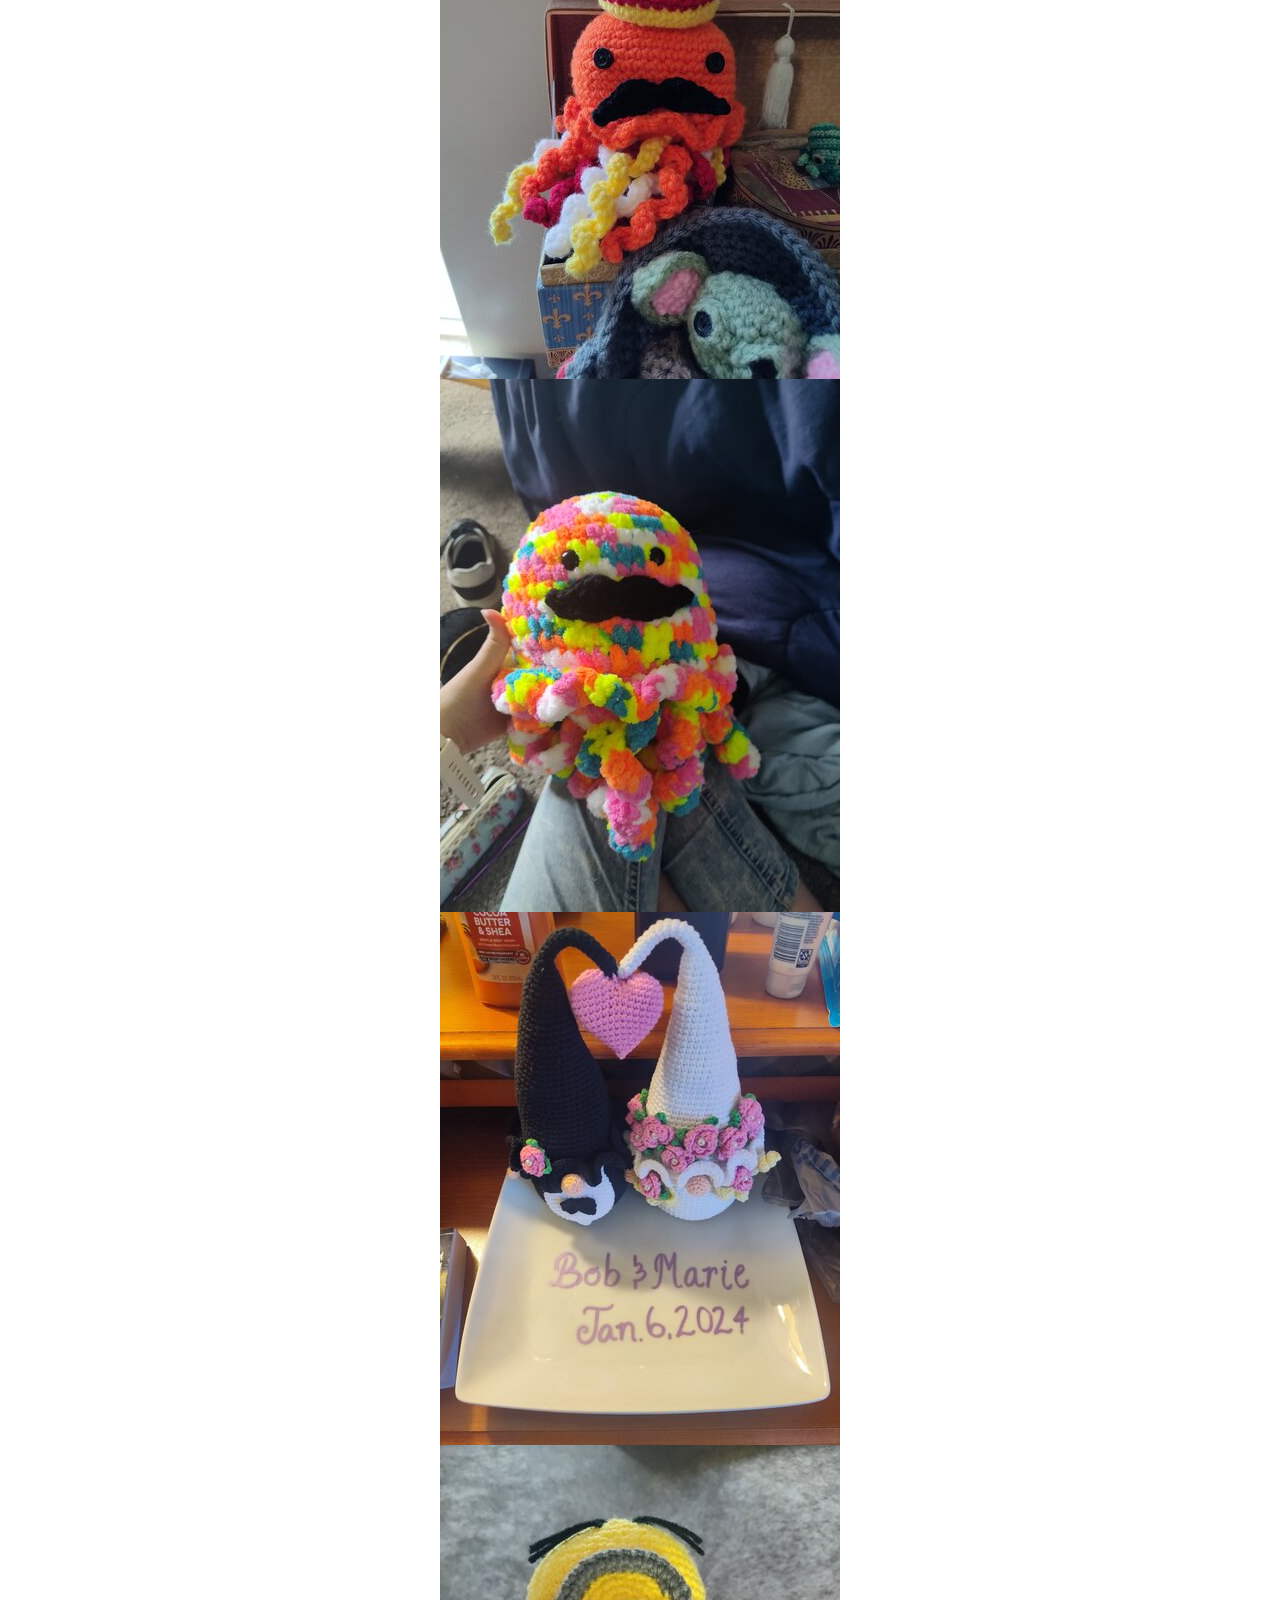
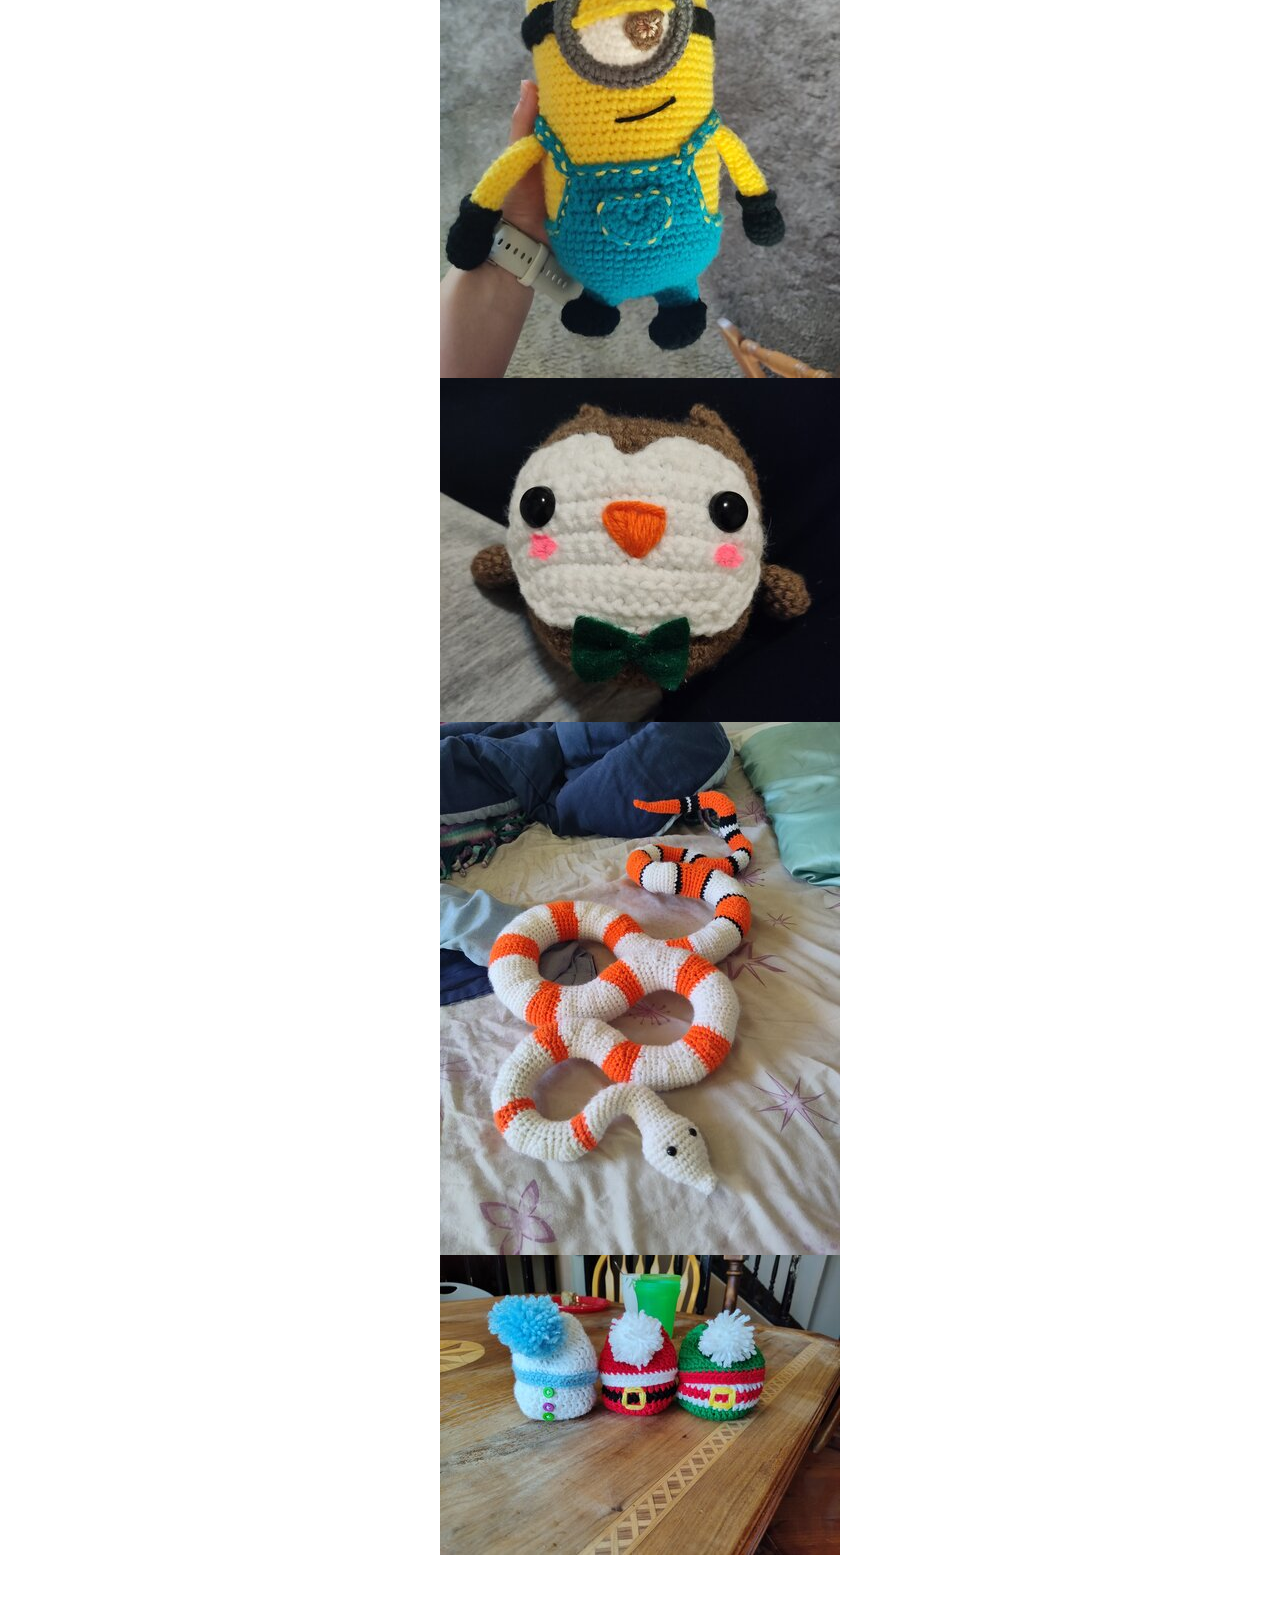
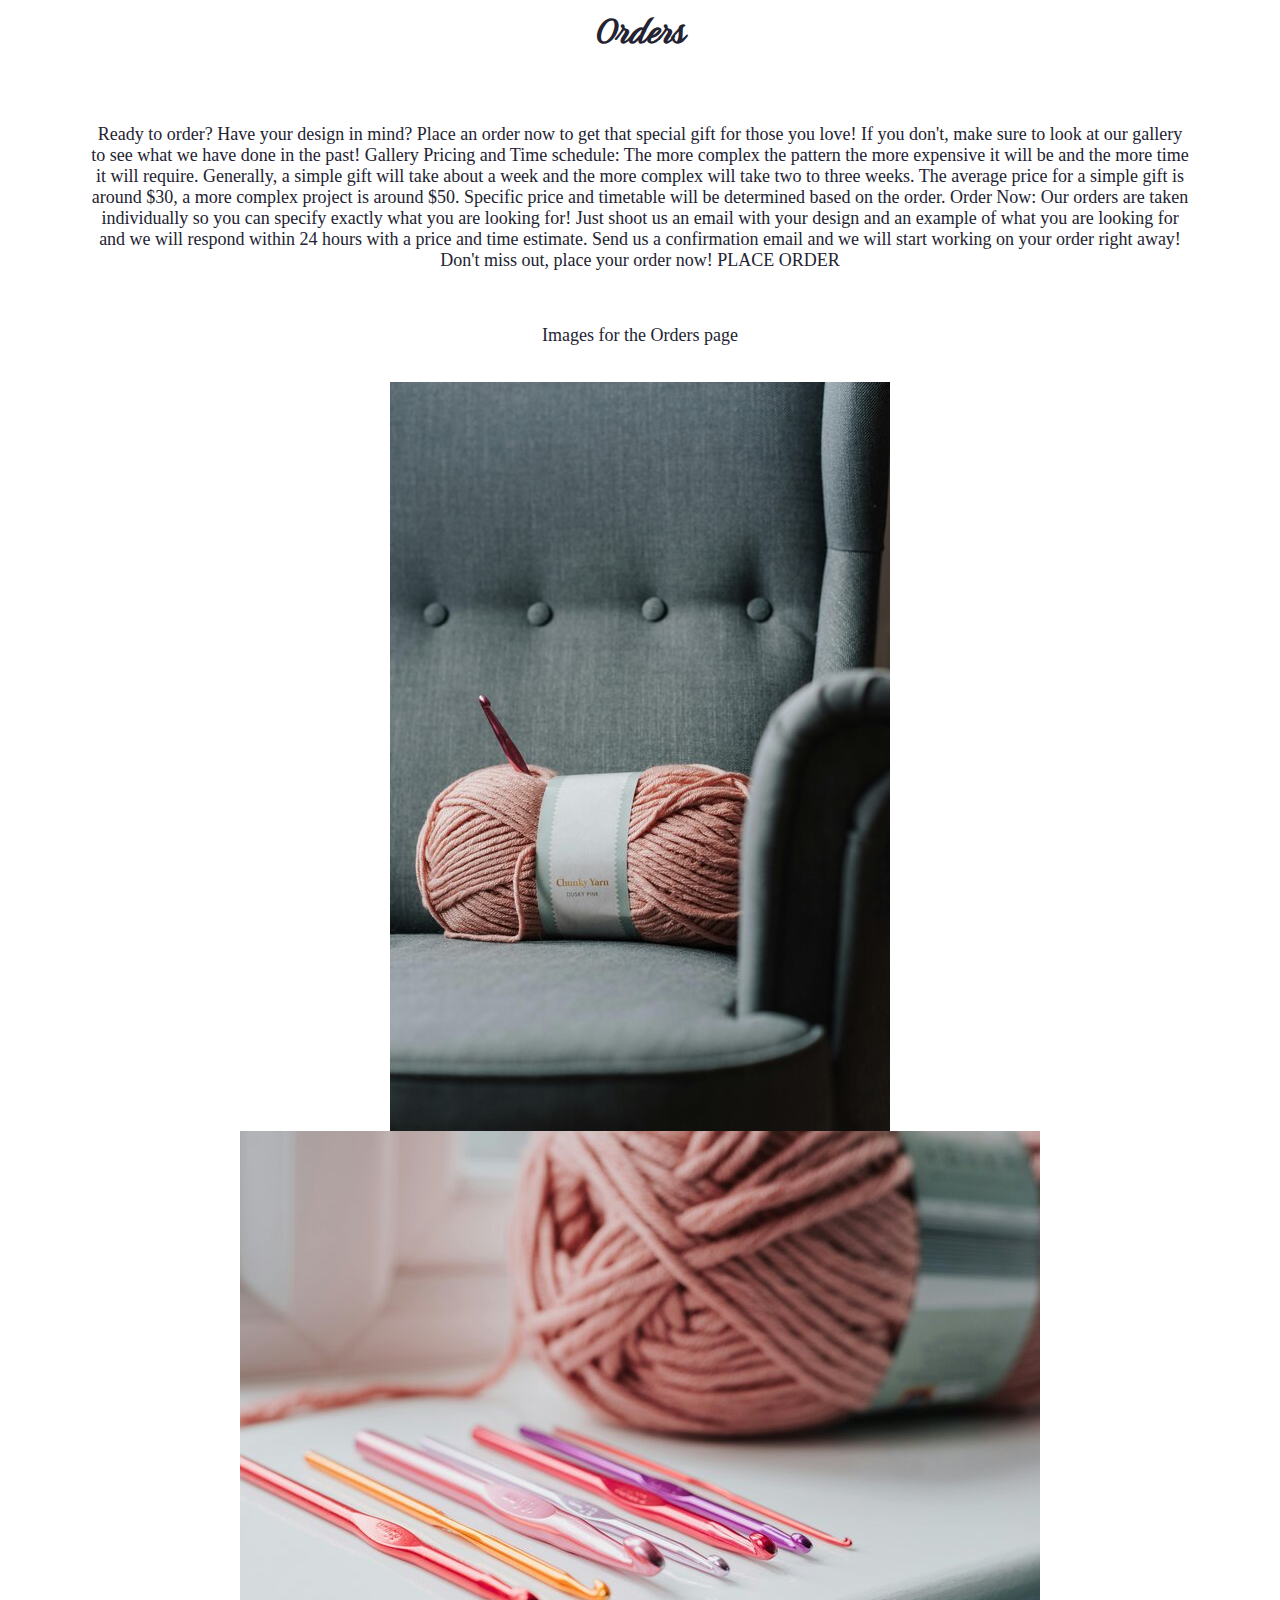
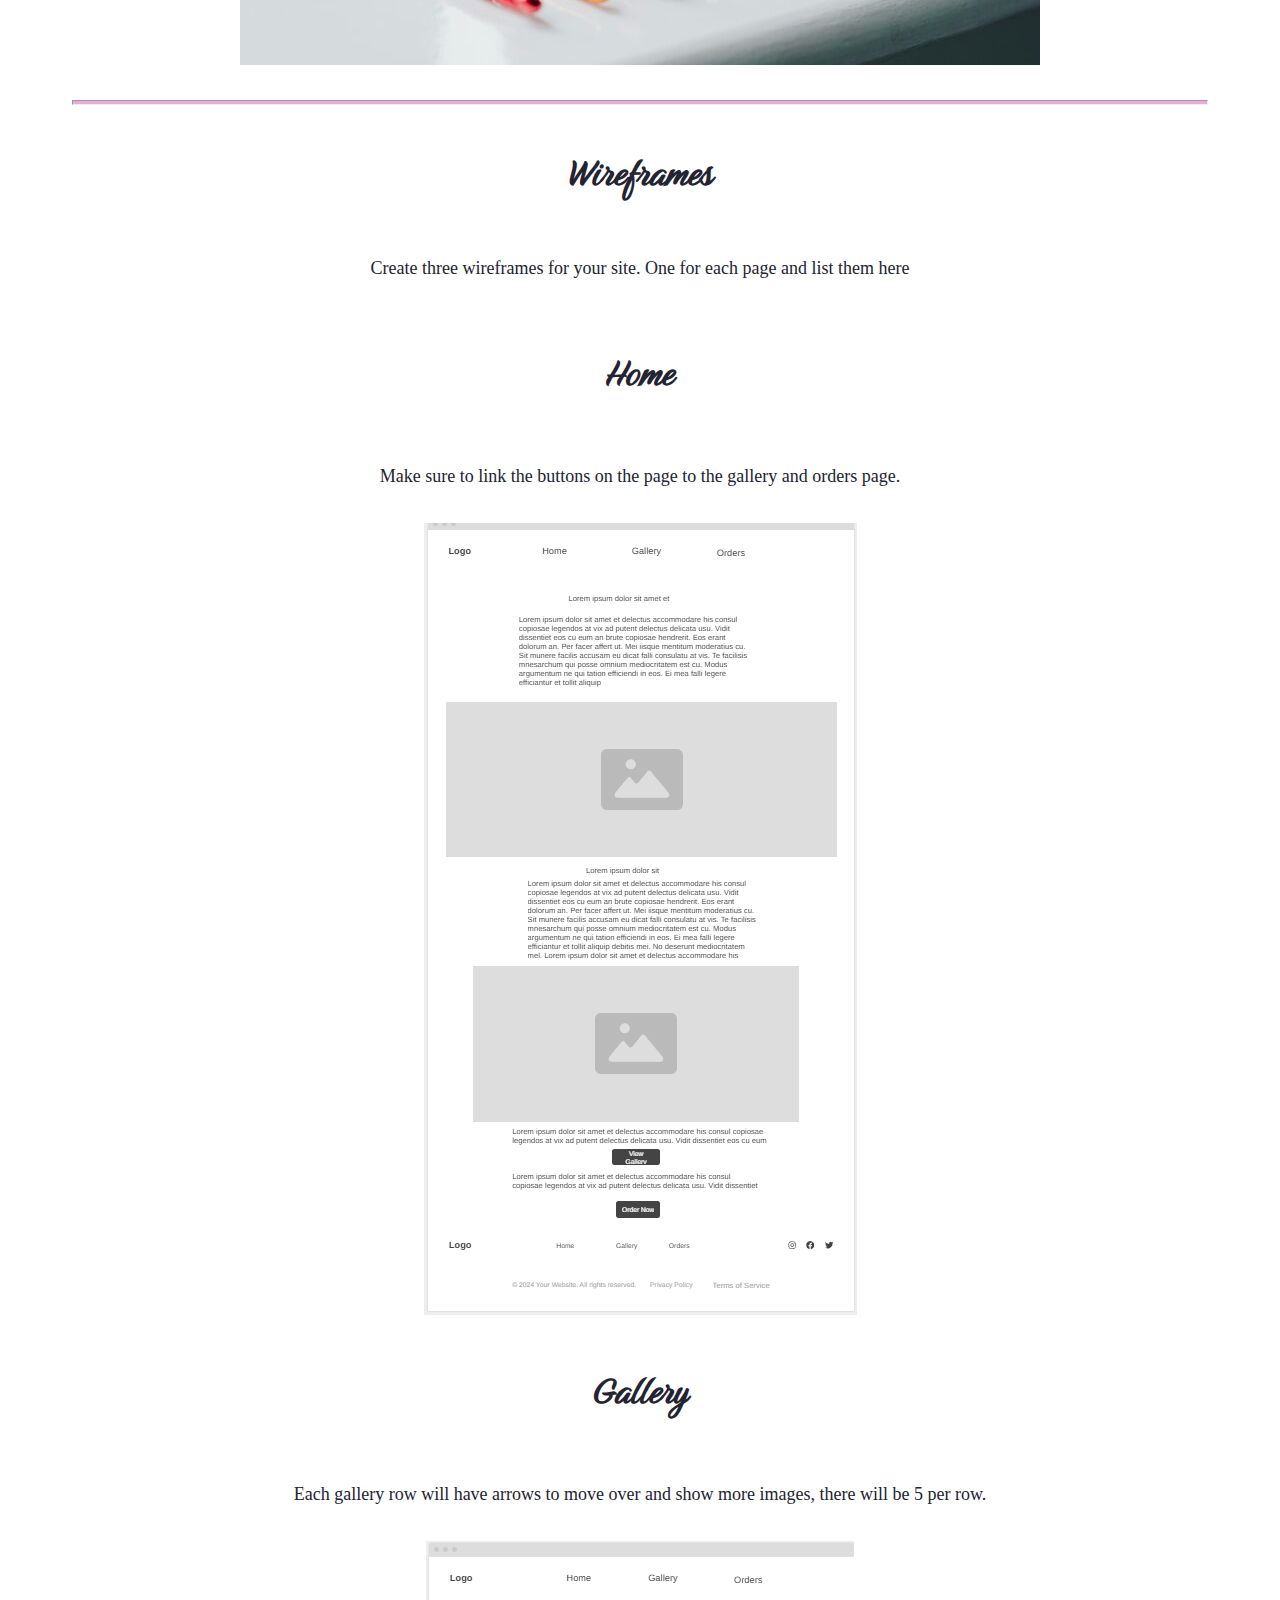
<file: eyc/site-plan.html>
<!DOCTYPE html>
<html lang="en-us">
    
  <head>
    <meta charset="utf-8">
    <title>Site Plan</title>
    <link type="text/css" rel="stylesheet" href="styles/site-plan.css">
  </head>

  <body>
    <header>
      <h1>Elizabeth's Yarn Site Plan</h1>
      <h2>Hunter Rowley</h2>
      <h2>WDD 130-01</h2>
      <!-- In the header above, add the name or your site, your name and class number. For example if you are in section 3 you would put WDD 130.03 -->
    </header>
    <main>

      <!-- ------------------------Steps 2-3------------------------------ -->
      <hr>
      <h2>Overview</h2>
      <h3>Purpose</h3>
      <p>The purpose is to create a website to inform customers about the skill and talents of my sister Elizabeth so they can purchase her creations.
        It is to expand her reach and bring potential customers to her so she can increase her sales.
      </p>  <!-- change this -->


      <h3>Audience</h3>
      <p>The target audience are people looking for homemade gifts and products. It is also targeted towards people who enjoy crocheted items but don't have the skills to make them for themselves.</p>  <!-- change this -->

      <hr>
      <h2>Branding</h2>
      <h3>Website Logo</h3>
      <!-- Replace this with some sort of logo for your site.  A logo can be as simple as the name of your site in a nice font :) -->
      <img src="images/crochet-logo.png" alt="Logo image">
      <hr>
      <h2>
        Style Guide
      </h2>

      <!-- ------------------------Steps 4-8------------------------------ -->

      <h3>
        Color Palette
      </h3>
      <!--  The colors you choose for a website are one of the most important decisions you will make. Follow the instructions on the activity in iLearn. You should have at least 2 colors but do not have to fill in all 4 if you do not need them.  -->

      <table class="colors">
        <tr><th>Primary</th><th>Secondary</th><th>Accent 1</th><th>Accent 2</th></tr>
        <!-- Switch to the site-plan.css file and change your colors there. -->
        <tr><td class="primary"></td><td class="secondary"></td><td class="accent1"></td><td class="accent2"></td></tr>
      </table>

      <!-- ------------------------Step 9------------------------------ -->

      <h3>
        Typography
      </h3>
      <!-- Choose a font for your paragraphs (body copy) and headlines. What font(s) have you chosen? Why did you choose what you did?  Make sure to review the list of web safe fonts at W3Schools.org as a starting point.  Think also about which of your colors above you might use for background and font colors. -->

      <h4>
        Heading Font:  Birthstone <!-- change this -->
      </h4>
      <h4>
        Paragraph Font: Cormorant Garamond  <!-- change this -->
      </h4>
      <h3>
        Normal paragraph example
      </h3>
      <p>
        Lorem ipsum dolor sit amet, consectetur adipiscing elit, sed do eiusmod tempor incididunt ut labore et dolore magna aliqua. Ut enim ad minim veniam, quis nostrud exercitation ullamco laboris nisi ut aliquip ex ea commodo consequat. Duis aute irure dolor in reprehenderit in voluptate velit esse cillum dolore eu fugiat nulla pariatur. Excepteur sint occaecat cupidatat non proident, sunt in culpa qui officia deserunt mollit anim id est laborum.
      </p>
      <h3>
        Colored paragraph example
      </h3>
      <p class="colored">
        Lorem ipsum dolor sit amet, consectetur adipiscing elit, sed do eiusmod tempor incididunt ut labore et dolore magna aliqua. Ut enim ad minim veniam, quis nostrud exercitation ullamco laboris nisi ut aliquip ex ea commodo consequat. 
      </p>

      <!-- ------------------------Step 10------------------------------ -->

      <h3>
        Navigation
      </h3>
      <!-- Think about how you want your navigation bar to look. In the site-plan.css file change the colors to your colors to get the look you desire. --> 
      <nav>
        <a href="#">Home</a>
        <a href="#">Gallery</a>
        <a href="#">Orders</a>
      </nav>
      <hr>
      <h2>
        Site Map
      </h2>
      <div class="sitemap">
        <div class="sm-home">
          Home
        </div>
        <div class="sm-page2">
          Gallery <!-- change this -->
        </div>
        <div class="sm-page3">
          Orders  <!-- change this -->
        </div>

        <div class="top">
          &nbsp;
        </div>
        <div class="left">
          &nbsp;
        </div>
        <div class="right">
          &nbsp;
        </div>

      </div>

      <!-- --------Content Section -------------- -->
      <hr>
      <h2>
        Content
      </h2>
      <h3>Home page</h3>
      <p>
        Welcome!
        Welcome to Elizabeth's Yarn, your place to buy homemade gifts for every occasion!
        Every crochet product is handmade with care and love, according to your desired specifications! With your pick of design and colors you are guaranteed a crochet gift that your loved ones will cherish forever! 
        Our crochet products are the perfect gift for any occasion that is sure to bring joy to any heart! 

        Who we are:
        We are a Local Utah Family business, started and run by Elizabeth Rowley.
        Elizabeth is a self-taught crochet master who takes great joy in creating gifts for others and helping others feel joy from her creations. She took an interest in Crocheting over 2 years ago and has honed her talent incessantly to try and bring joy to the world one gift at a time.

        Here at Elizabeth's Yarn, we continue her legacy by helping bring joy to the world through our gifts!
        So don't hesitate to get that special gift for those you care about! And with our competitive pricing it's hard to beat the joy that comes from Elizabeth's Yarn!

        And don't worry if you don't know what you want to get yet, we have examples of our personal favorites or you can find a design online that suits your needs! View Gallery

        When you're ready our ordering process is easy and puts you directly in contact with the person making your gift so you can get exactly what you want for those who matter!
        Get in touch with us now to order your crochet gift! Order Now

      </p>
      <p>Images for the Home page</p>
        <img src="images/basket-opt.jpg" alt="basket image dividing the two sections">
        <img src="images/hand-opt.jpg" alt="hand crocheting">

      </ul>
      <h3>Gallery</h3>
      <p>
        Our Gallery:
        We know it's difficult to decide what kind of gift to give, we hope that looking at our gallery of crocheted gifts will help you find the perfect gift to give the one dear to your heart! These are some of our favorite crocheted gifts we have ever made! 

        Saw a pattern you liked? Don't hesitate to reach out and order it today! Order Now 

      </p>
      <p>Images for the Gallery</p>
        <img src="images/bee-opt.jpg" alt="bee-opt">
        <img src="images/elephant-opt.jpg" alt="elephant-opt">
        <img src="images/ewok-opt.jpg" alt="ewok-opt">
        <img src="images/fournome-opt.jpg" alt="four gnomes">
        <img src="images/fox-opt.jpg" alt="fox-opt">
        <img src="images/frog-opt.jpg" alt="frog-opt">
        <img src="images/grogu-opt.jpg" alt="grogu-opt">
        <img src="images/jelly-opt.jpg" alt="jelly-opt">
        <img src="images/jellyhat-opt.jpg" alt="jellyhat-opt">
        <img src="images/jellymustache-opt.jpg" alt="jellymustache-opt">
        <img src="images/marriagenome-opt.jpg" alt="marriagenome-opt">
        <img src="images/minion-opt.jpg" alt="minion-opt">
        <img src="images/owl-opt.jpg" alt="owl-opt">
        <img src="images/snake-opt.jpg" alt="snake-opt">
        <img src="images/threenome-opt.jpg" alt="three gnomes">

      </ul>
      <h3>Orders</h3>
      <p>
        Ready to order?
        Have your design in mind? Place an order now to get that special gift for those you love! If you don't, make sure to look at our gallery to see what we have done in the past! Gallery
        Pricing and Time schedule:
        The more complex the pattern the more expensive it will be and the more time it will require. Generally, a simple gift will take about a week and the more complex will take two to three weeks. The average price for a simple gift is around $30, a more complex project is around $50. Specific price and timetable will be determined based on the order. 
        Order Now:
        Our orders are taken individually so you can specify exactly what you are looking for! Just shoot us an email with your design and an example of what you are looking for and we will respond within 24 hours with a price and time estimate. Send us a confirmation email and we will start working on your order right away!
        Don't miss out, place your order now! PLACE ORDER

      </p>
      <p>Images for the Orders page</p>
        <img src="images/couch.opt.jpg" alt="yarn on couch">
        <img src="images/needles-opt.jpg" alt="needles and yarn">

      </ul>
      <hr>
      <h2>
        Wireframes
      </h2>
      <p>
        Create three wireframes for your site. One for each page and list them here</p>

      <h3>Home</h3>
      <p>         
        Make sure to link the buttons on the page to the gallery and orders page.
      </p>
      <img src="images/home-wireframe.png" alt="home page wireframe">

      <h3>Gallery</h3>
      <p>         
        Each gallery row will have arrows to move over and show more images, there will be 5 per row.
      </p>
      <img src="images/gallery-wireframe.png" alt="gallery wireframe">

      <h3>Orders</h3>
      <p>         
        The place order button will open email and open a draft to Elizabeth to help people get in contact to buy from her.
      </p>
      <img src="images/orders-wireframe.png" alt="orders wireframe">
    </main>
  </body>

</html>
</file>
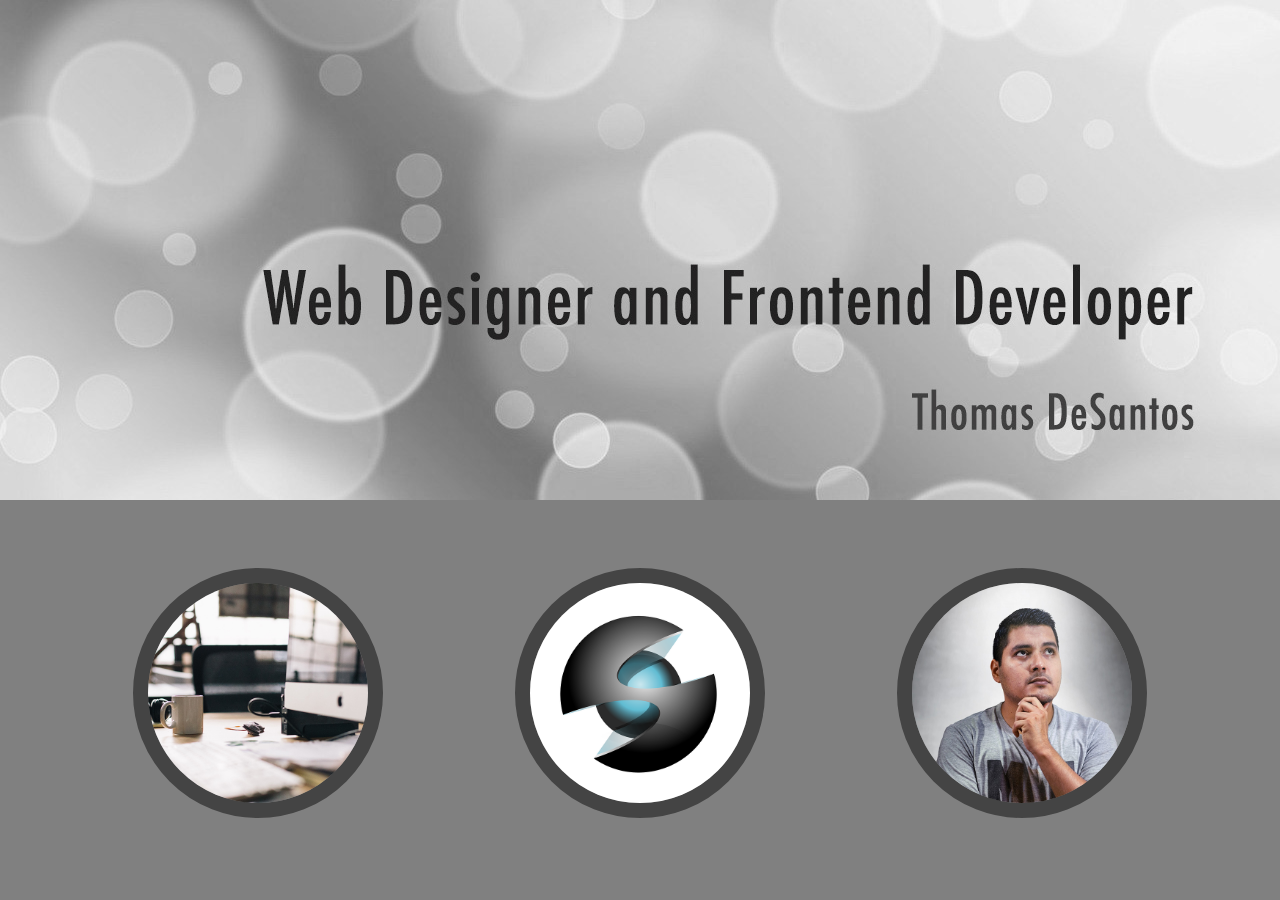
<file: ice/ice05.html>
<!DOCTYPE html>
<html lang="en">
<head>
    <meta charset="UTF-8">
    <meta name="viewport" content="width=device-width, initial-scale=1.0">
    <link rel="stylesheet" href="ice05.css">
    <title>Week 5 ICE Challenge</title>
</head>
<body>
    <div id="circles">
    <img alt="circles" src="w05_circles.jpg">
    </div>
    <section id="lower">
    <div id="desk">
    <img alt="desk" src="w05_ice_image_desk.jpg">
    </div>
    <div id="graphic">
    <img alt="graphic" src="w05_ice_image_graphic.png">
    </div>
    <div id="person">
    <img alt="person" src="w05_ice_image_person.jpg">
    </div>
    </section>
</body>
</html>
</file>
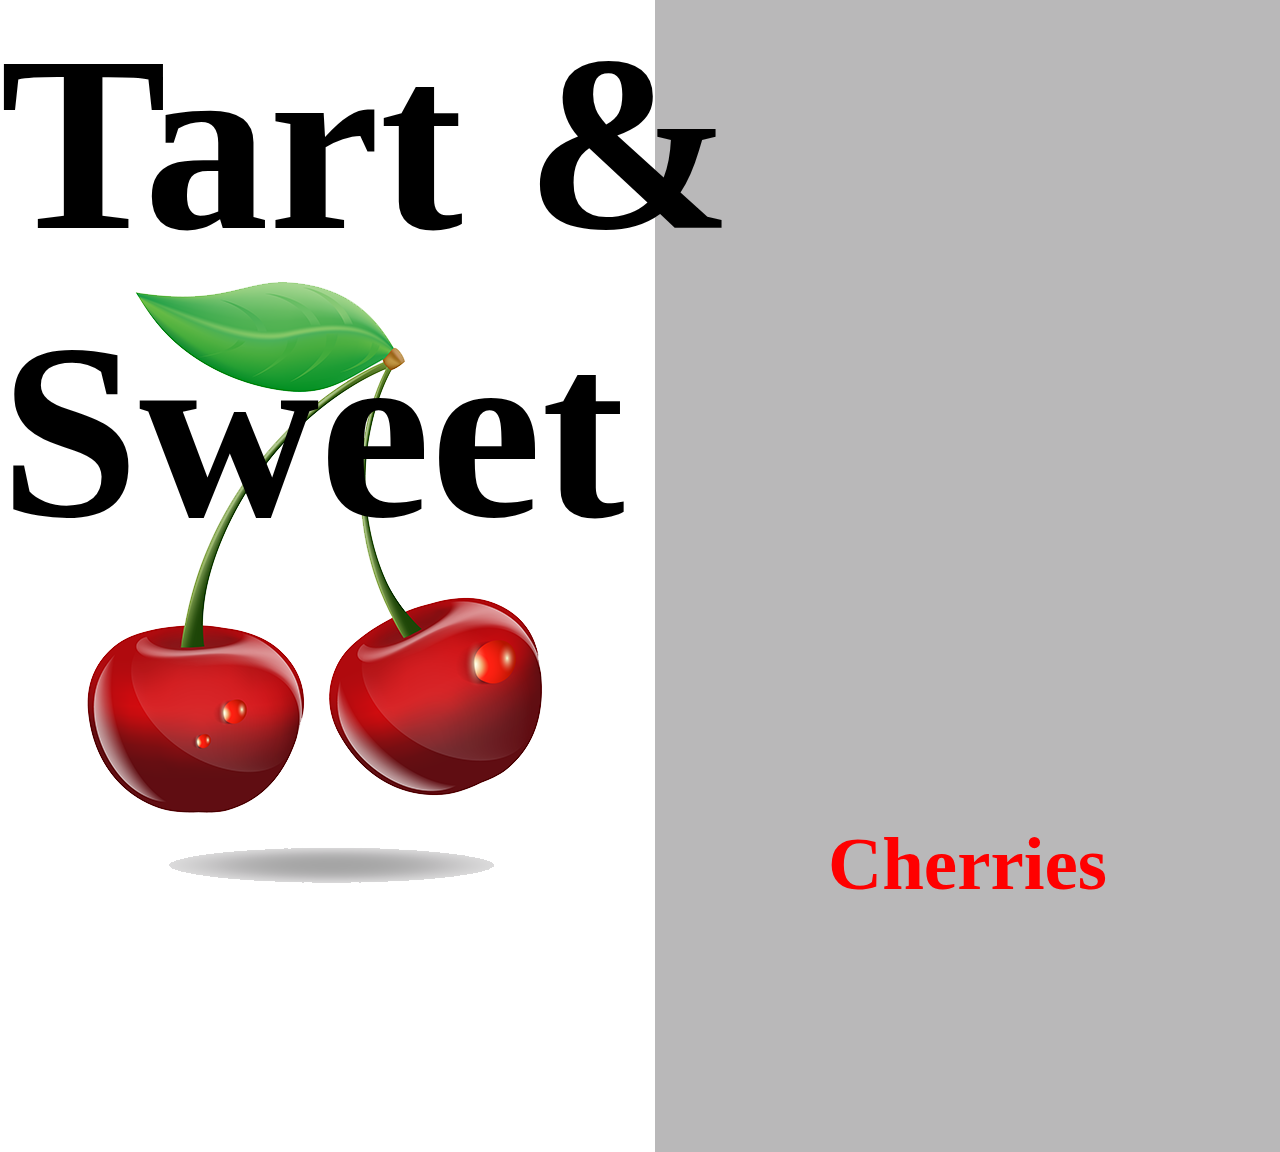
<file: ice/ice06.html>
<!DOCTYPE html>
<html lang="en">
<head>
    <meta charset="UTF-8">
    <meta name="viewport" content="width=device-width, initial-scale=1.0">
    <link rel="stylesheet" href="ice06.css">
    <title>Document</title>
</head>
<body>
    <div id="content">
        <div id="title">
            <h1>Tart & Sweet</h1>
        </div>
        <div id="image">
            <img alt="cherries" src="w06_cherries.png">
        </div>
        <div id="cherries">
            <h4>Cherries</h4>
        </div>
        <div id="white-box"></div>
        <div id="grey-box"></div>

    </div>
</body>
</html>
</file>
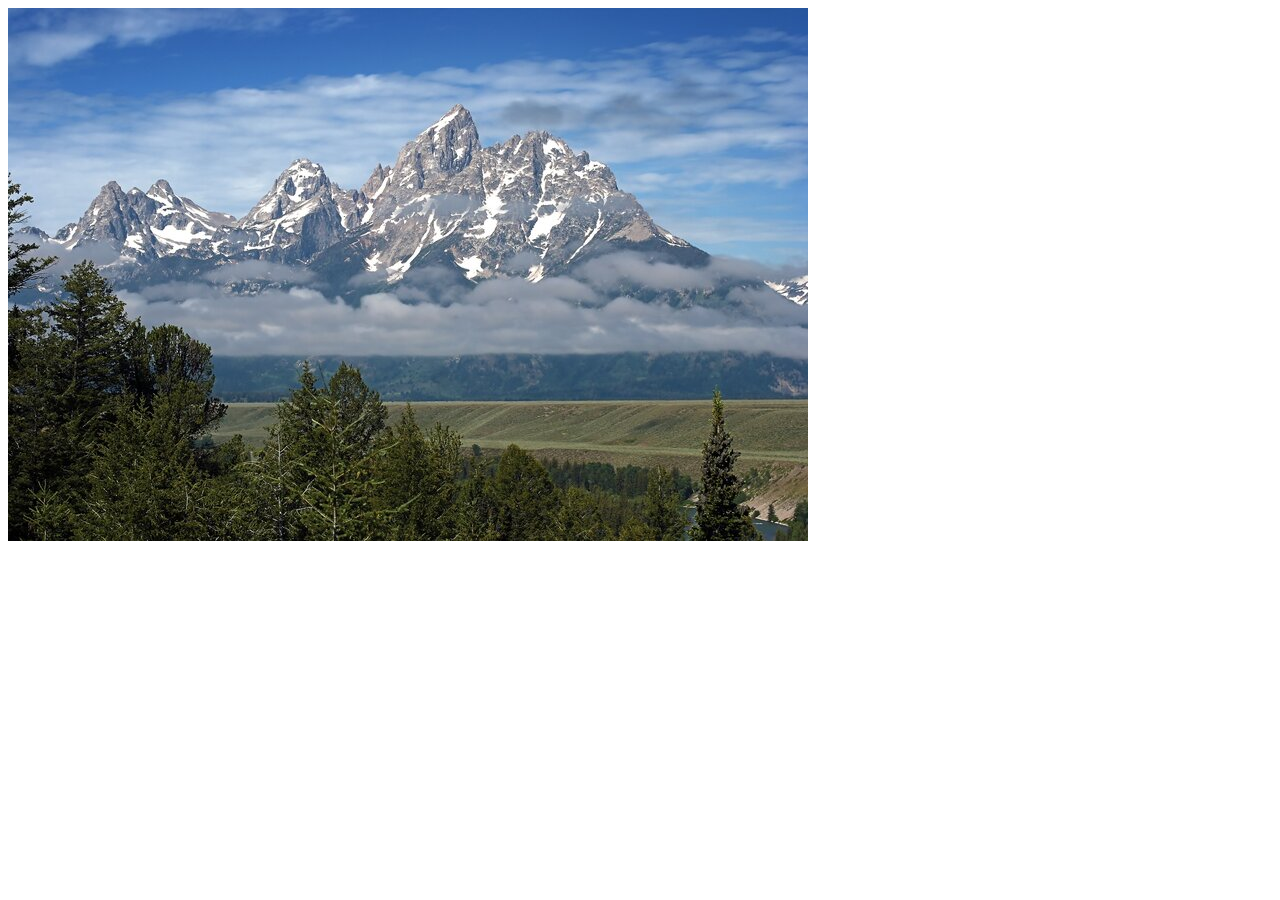
<file: ice/ice08.html>
<!DOCTYPE html>
<html lang="en">
<head>
    <meta charset="UTF-8">
    <meta name="viewport" content="width=device-width, initial-scale=1.0">
    <title>Ice w8</title>
</head>
<body>
    <img src="ice08.jpg" alt="ice w8 image"/>
</body>
</html>
</file>
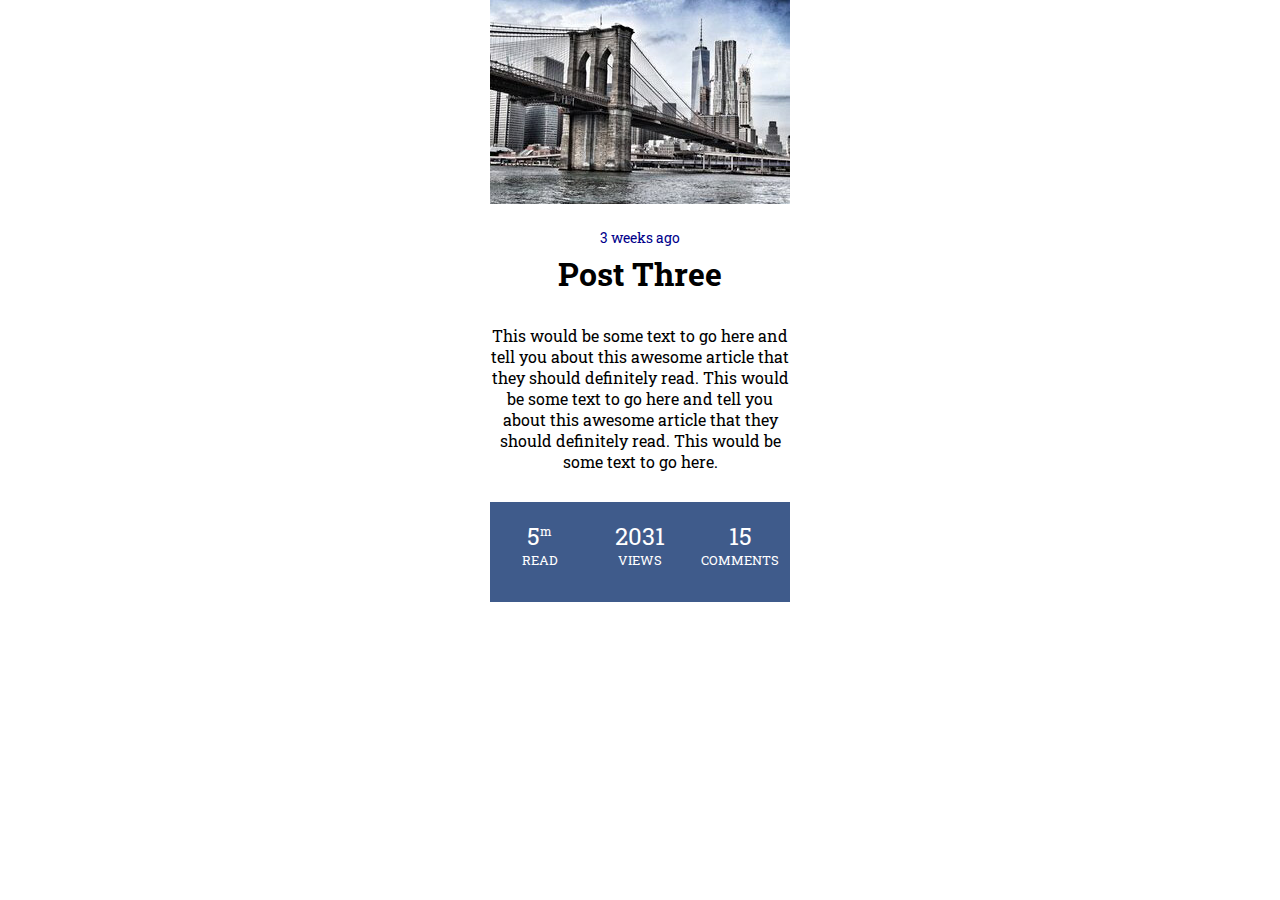
<file: ice/ice09.html>
<!DOCTYPE html>
<html lang="en">

<head>
    <meta charset="UTF-8">
    <meta name="viewport" content="width=device-width, initial-scale=1.0">
    <title>ICE W9 Challenge</title>
    <link rel="stylesheet" href="ice09.css">
</head>

<body>
    <div id="header_image">
        <img src="w09_ice_img.jpg" alt="ice image">
    </div>
    <div id="central_content">
        <p id="small_heading">3 weeks ago</p>
        <h1 id="large_heading">Post Three</h1>
        <p id="body_content">This would be some text to go here and tell you about this awesome article that they should definitely read. This would be some text to go here and tell you about this awesome article that they should definitely read. This would be some text to go here.</p>
    </div>
    <div id="lower_card">
        <p id="numberbox1">5<sup id="sup_card">m</sup></p>
        <p id="numberbox2">2031</p>
        <p id="numberbox3">15</p>
        <p id="textbox1">READ</p>
        <p id="textbox2">VIEWS</p>
        <p id="textbox3">COMMENTS</p>
    </div>

</body>

</html>
</file>
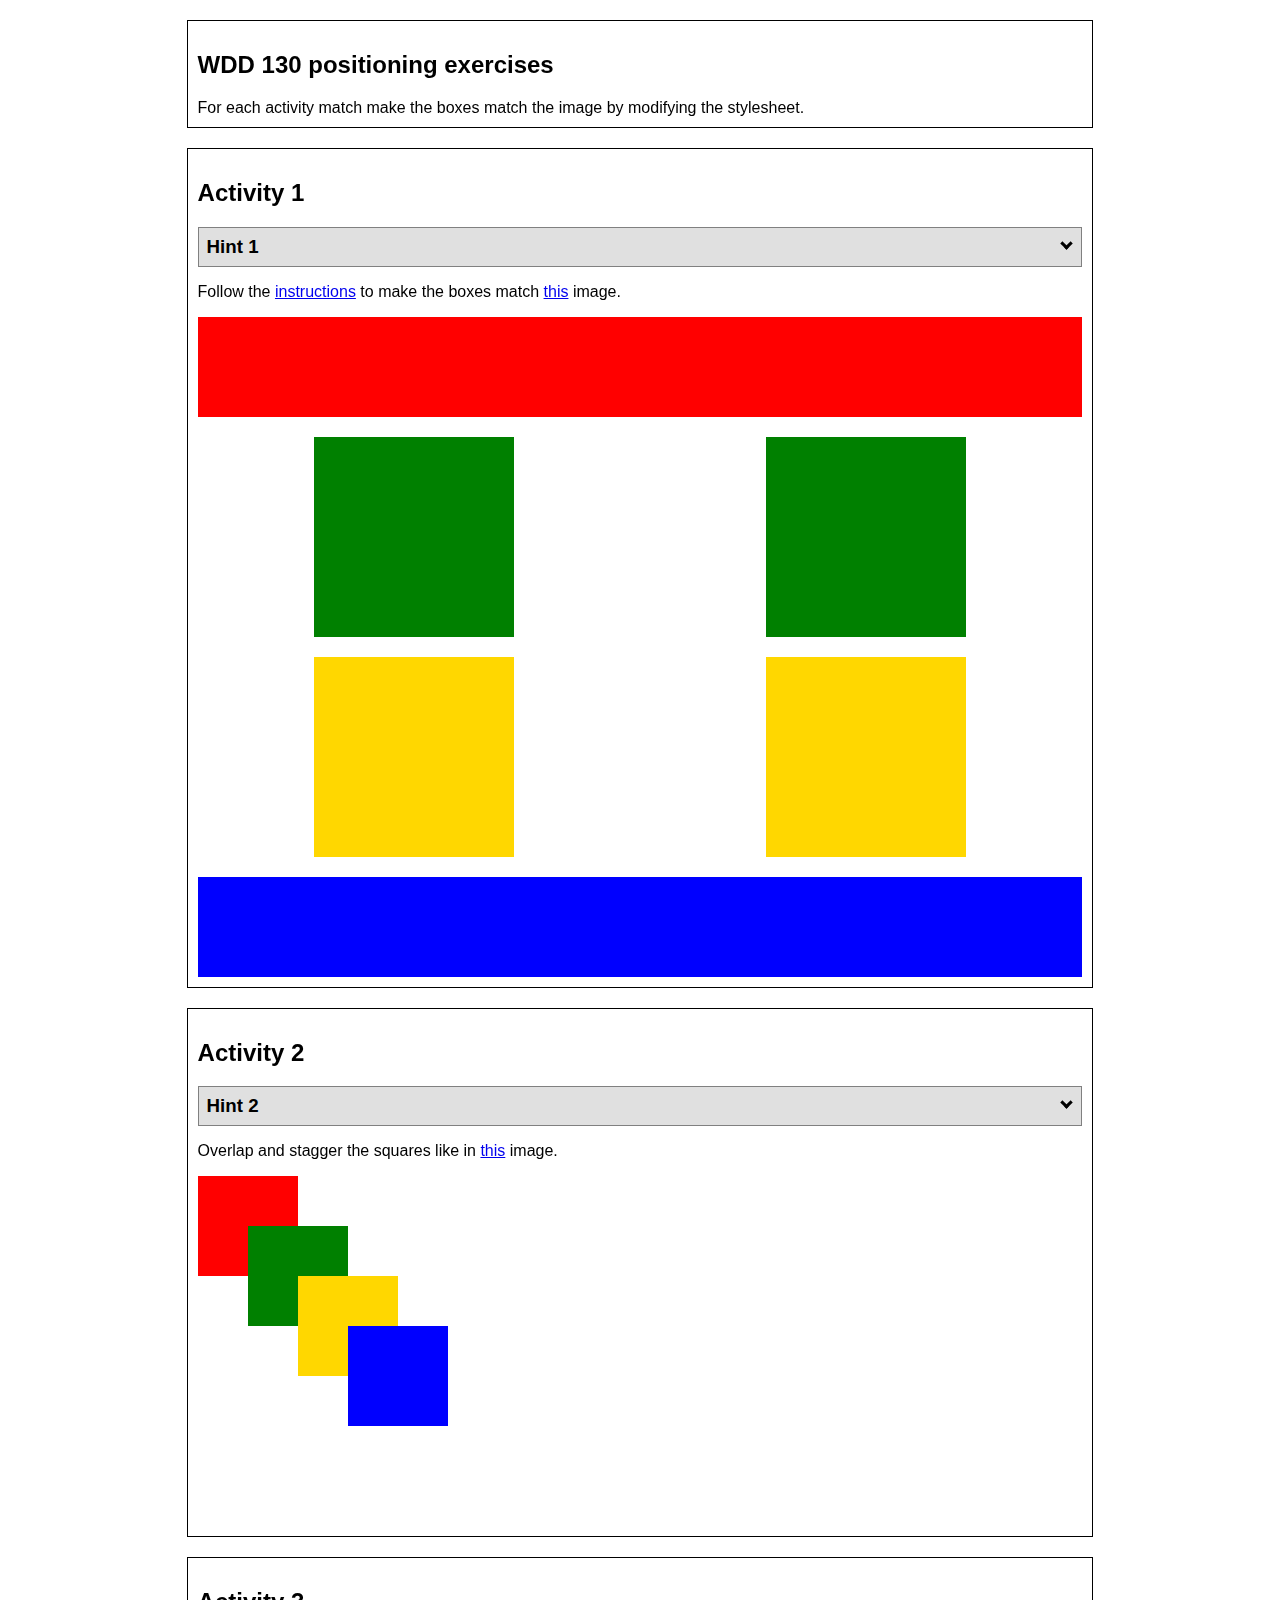
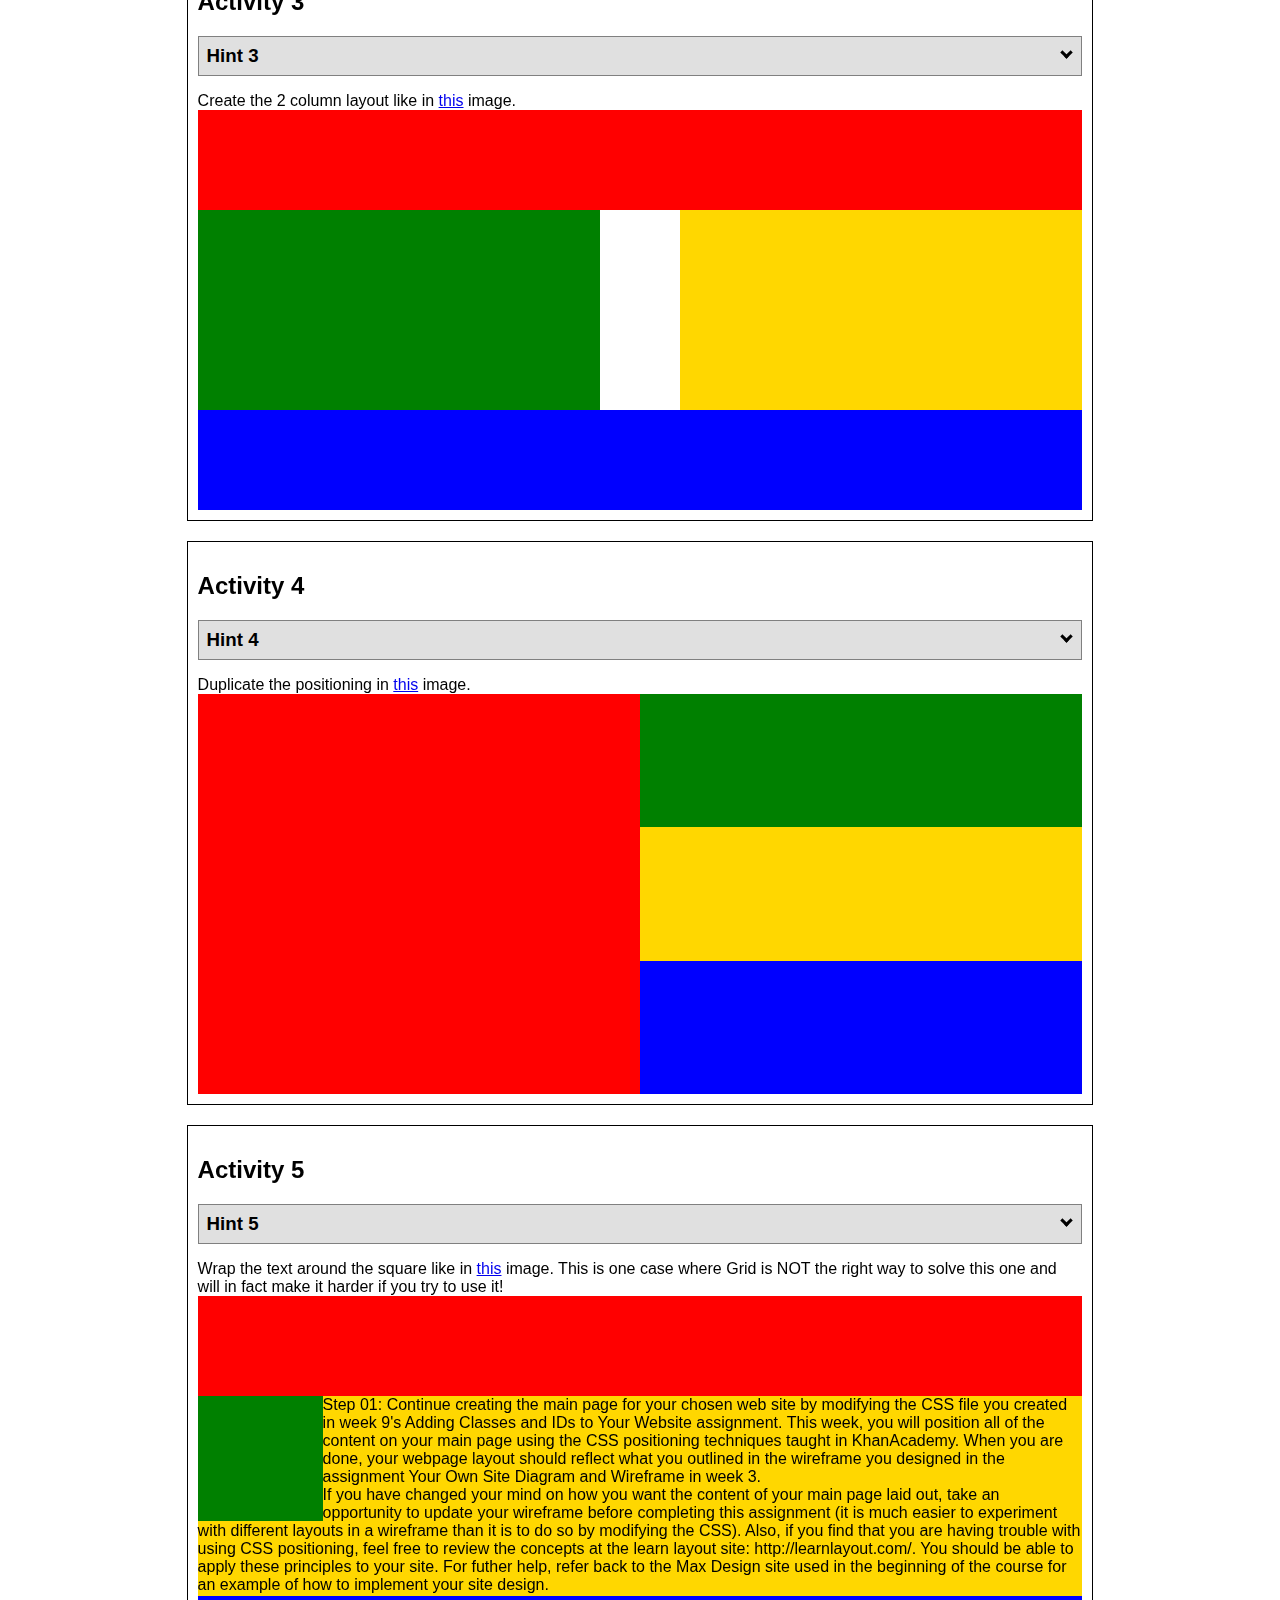
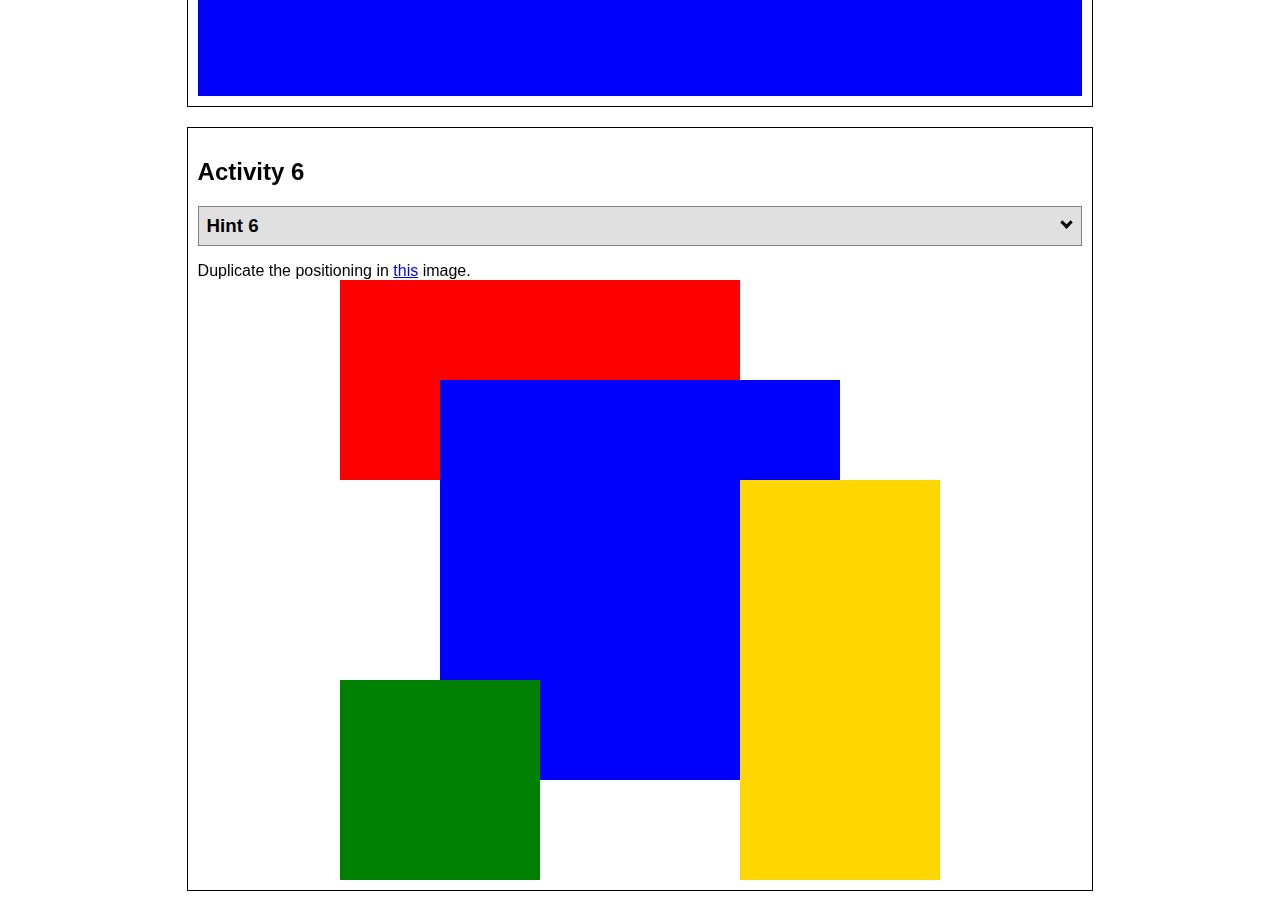
<file: positioning/positioning.html>
<!DOCTYPE html>
<html lang="en">
  <head>
    <!-- HTML - Name: positioning.html -->
    <title>Positioning Activity</title>
    <link rel="stylesheet" type="text/css" href="positionstyles.css" />
  </head>
  <body>
    <div class="activity">
      <h2>WDD 130 positioning exercises</h2>
      For each activity match make the boxes match the image by modifying the stylesheet.</div>
    <div class="activity">
      <h2>Activity 1</h2>
      <section class="hint"><input type="checkbox" ><i></i> <h3>Hint 1</h3><div><p>Check out the <a href="https://byui-wdd.github.io/wdd130/activities/w06-css-positioning.html" target="_blank">activity instructions</a> in Ilearn!</p></div></section>
      <p>Follow the <a href="https://byui-wdd.github.io/wdd130/activities/w06-css-positioning.html" target="_blank">instructions</a> to make the boxes match  <a href="https://byui-wdd.github.io/wdd130/images/example1.png" target="_blank">this</a> image.</p>
      <div class="content1" >
        <div class="red1" ></div>
        <div class="green1" ></div>
        <div class="green1" ></div>
        <div class="yellow1"></div>
        <div class="yellow1"></div>
        <div class="blue1"></div>
      </div>
    </div>
    <div class="activity">
      <h2>Activity 2</h2>
      <section class="hint"><input type="checkbox" > <h3>Hint 2</h3><i></i><div>
      <ul>
      <li>grid-template-columns: 50px 50px 50px 50px 50px </li></ul></div></section>
      <p>Overlap and stagger the squares like in <a href="https://byui-wdd.github.io/wdd130/images/example2.png" target="_blank">this</a> image.</p>
      <div class="content2" >
        <div class="red2" ></div>
        <div class="green2" ></div>
        <div class="yellow2"></div>
        <div class="blue2"></div>
      </div>
    </div>
    <div class="activity">
      <h2>Activity 3</h2>
      <section class="hint"><input type="checkbox" > <h3>Hint 3</h3><i></i><div><p>This one is going to be best solved with CSS Grid. Remember to make the boxes the right width first...then start moving them around. </p><h4>Properties used:</h4><ul><li>display:grid;</li><li>grid-template-columns:</li><li>grid-column-gap:</li>
        <li>grid-column:</li>  </ul></div></section>
      Create the 2 column layout like in <a href="https://byui-wdd.github.io/wdd130/images/example3.png" target="_blank">this</a>  image.
      <div class="content3" >
        <div class="red3" ></div>
        <div class="green3" ></div>
        <div class="yellow3"></div>
        <div class="blue3"></div>
      </div>
    </div>
    <div class="activity">
      <h2>Activity 4</h2>
      <section class="hint"><input type="checkbox" > <h3>Hint 4</h3><i></i><div><p>For the others we have been primarily concerned with width. For this one you will need to adjust height as well. </p><h4>Properties used:</h4><ul><li>display:grid;</li><li>grid-template-columns:</li><li>grid-row:</li></ul></div></section>
      Duplicate the positioning in <a href="https://byui-wdd.github.io/wdd130/images/example4.png" target="_blank">this</a> image. 
      <div class="content4" >
        <div class="red4" ></div>
        <div class="green4" ></div>
        <div class="yellow4"></div>
        <div class="blue4"></div>
      </div>
    </div>

    <div class="activity">
      <h2>Activity 5</h2>
      <section class="hint"><input type="checkbox" > <h3>Hint 5</h3><i></i><div><p>Grid is <strong>not</strong> the right way to do this.  In fact there is only one way to really do that...and that is with float. Remember that we float the thing we want the text to wrap around.  Also remember to start by making all the shapes the right size and shape.</p><h4>Properties used:</h4><ul><li>float: left;</li></ul></div></section>
      Wrap the text around the square like in <a href="https://byui-wdd.github.io/wdd130/images/example5.png" target="_blank">this</a> image. This is one case where Grid is NOT the right way to solve this one and will in fact make it harder if you try to use it!
      <div class="content5" >
        <div class="red5" ></div>
        <div class="green5" ></div>
        <div class="yellow5">Step 01: Continue creating the main page for your chosen web site by modifying the CSS file you created in week 9's Adding Classes and IDs to Your Website assignment. This week, you will position all of the content on your main page using the CSS positioning techniques taught in KhanAcademy. When you are done, your webpage layout should reflect what you outlined in the wireframe you designed in the assignment Your Own Site Diagram and Wireframe in week 3. <br />
          If you have changed your mind on how you want the content of your main page laid out, take an opportunity to update your wireframe before completing this assignment (it is much easier to experiment with different layouts in a wireframe than it is to do so by modifying the CSS). Also, if you find that you are having trouble with using CSS positioning, feel free to review the concepts at the learn layout site: http://learnlayout.com/. You should be able to apply these principles to your site. For futher help, refer back to the Max Design site used in the beginning of the course for an example of how to implement your site design.</div>
        <div class="blue5"></div>
      </div>
    </div>
    <div class="activity">
      <h2>Activity 6</h2>
      <section class="hint"><input type="checkbox" > <h3>Hint 6</h3><i></i><div><p>This one is all about visualizing the grid behind the layout. If you are having a hard time doing that first: all the sizes are even multiples of 100, and second here is another example with the lines drawn: <a href="https://byui-wdd.github.io/wdd130/images/example6-hint.png" target="_blank">example 6 with lines</a>. For this one you will find it easiest if you use px for the column width. You can also use <kbd>z-index</kbd> to control the element layering.    </p><h4>Properties used:</h4><ul><li>display:grid;</li><li>grid-template-columns:</li><li>grid-column:</li><li>grid-row:</li><li><a href="https://www.w3schools.com/cssref/pr_pos_z-index.asp" target="_blank">z-index:</a></li></ul></div></section>
      Duplicate the positioning in <a href="https://byui-wdd.github.io/wdd130/images/example6.png" target="_blank">this</a> image.
      <div class="content6" >
        <div class="red6" ></div>
        <div class="green6" ></div>
        <div class="yellow6"></div>
        <div class="blue6"></div>
      </div>
    </div>
  </body>
</html>
</file>
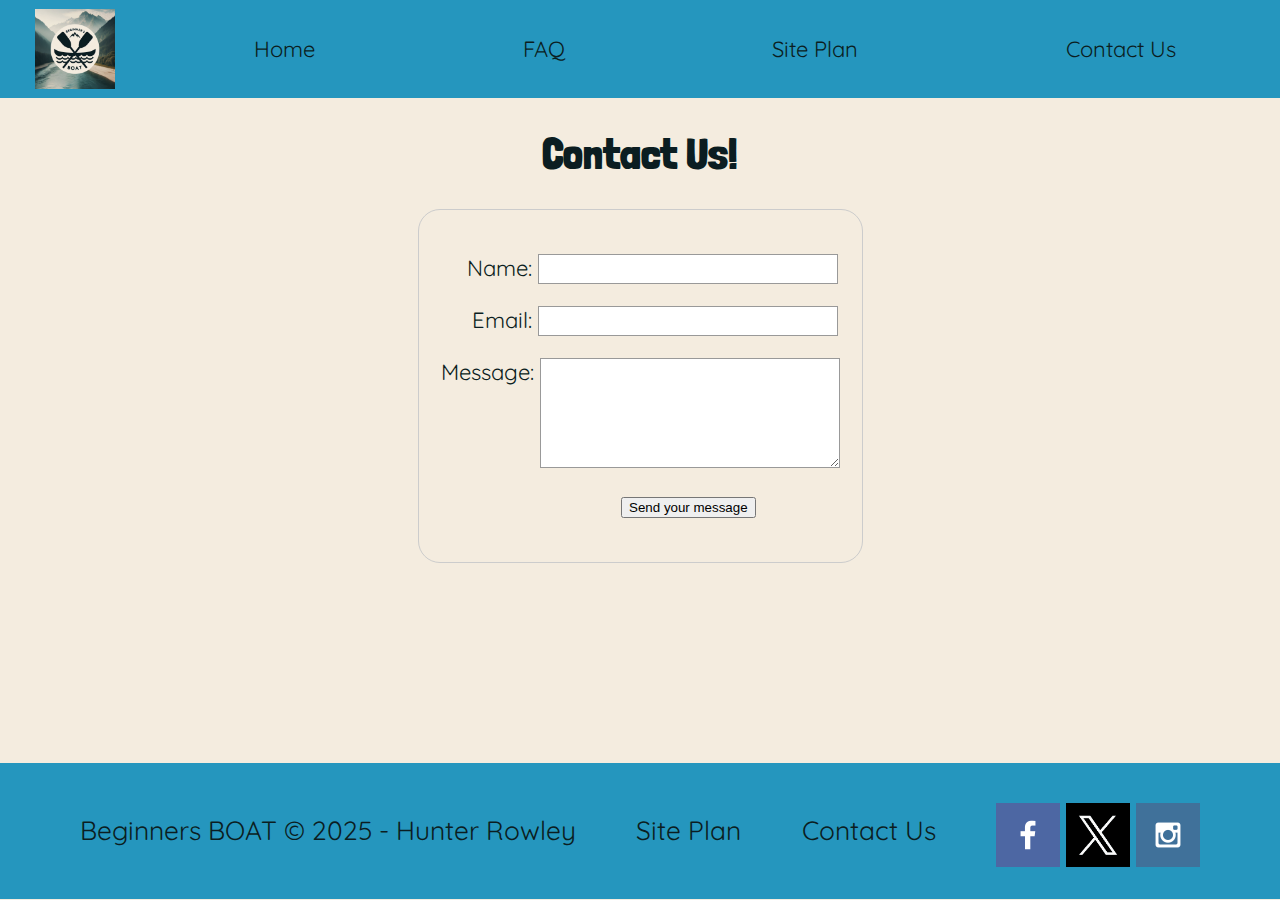
<file: wwr/contactus.html>
<!DOCTYPE html>
<html lang="en">
<head>
    <meta charset="UTF-8">
    <meta name="viewport" content="width=device-width, initial-scale=1.0">
    <link rel="stylesheet" href="styles/style.css">
    <title>Beginners BOAT | Contact Us</title>
    <style>
        body {
            text-align: center;
        }
        form {
            display: inline-block;
            padding: 1em;
            border: 1px solid #ccc;
            border-radius: 1em;
        }
        p + p {
            margin-top: 1em;
        }
        label {
            display: inline-block;
            min-width: 90px;
            text-align: right;
        }
        input, textarea {
            font: 1em sans-serif;
            width: 300px;
            box-sizing: border-box;
            border: 1px solid #999
        }
        input:focus, textarea:focus {
            outline-style: solid;
            outline-color: #000;
        }
        textarea {
            vertical-align: top;
            height: 5em;
        }
        .button  {
            padding-left: 90px;
        }
        button { 
            margin-left: 0.5em;
        }
        #feedback {
            background-color: antiquewhite;
            position: absolute;
            top: 0;
            left: 0;
            right: 0;
            padding: .5em;
            display: none;
        }
        .moveDown {
            margin-top: 3em;
        }
    </style>
</head>
<body>
    <div id="content">
    <header>
        <a href="index.html" id="logo_link">
            <img class="logo" src="images/logo-wwr-wdd130.png" alt="Beginner BOAT Logo" width="200">
        </a>
        <nav>
            <a href="index.html">Home</a>
            <a href="faq.html">FAQ</a>
            <a href="site-plan-rafting.html">Site Plan</a>
            <a href="contactus.html">Contact Us</a>
        </nav>
    </header>
   <main class="contactus">
       <h1>Contact Us!</h1>
       <div id="feedback"></div>
       <form action="/my-handling-form-page" method="post">
            <p>
                <label for="name">Name:</label>
                <input type="text" id="name" name="user_name"/>
            </p>
            <p>
                <label for="mail">Email:</label>
                <input type="email" id="mail" name="user_email"/>
            </p>
            <p>
                <label for="msg">Message:</label>
                <textarea name="user_message" id="msg"></textarea>
            </p>
            <p class="button">
                <button type="submit">Send your message</button>
            </p>
        </form>
    </main>
    <footer>
        <p>Beginners BOAT &copy; 2025 - Hunter Rowley</p>
        <p><a href="site-plan-rafting.html">Site Plan</a></p>
        <p><a href="contactus.html">Contact Us</a></p>
        <div class="social">
            <a href="https://facebook.com" target="_blank">
                <img src="images/facebook.png" alt="fb icon">
            </a>
            <a href="https://x.com" target="_blank">
                <img src="images/x.png" alt="X icon" height="64" width="64">
            </a>
            <a href="https://instagram.com" target="_blank">
                <img src="images/instagram.png" alt="instagram icon">
            </a>
        </div>
    </footer>
    </div>
    <script>
        const feedbackElement = document.getElementById('feedback');
        const formElement = document.forms[0];

        formElement.addEventListener('submit', function(e) {
            e.preventDefault();
            feedbackElement.innerHTML = 'Hello ' + formElement.user_name.value + '! Thank you for your message. We will get back with you as soon as possible!';
            feedbackElement.style.display = "block";
            document.body.classList.toggle('moveDown');
        });
    </script>
</body>
</html>
</file>
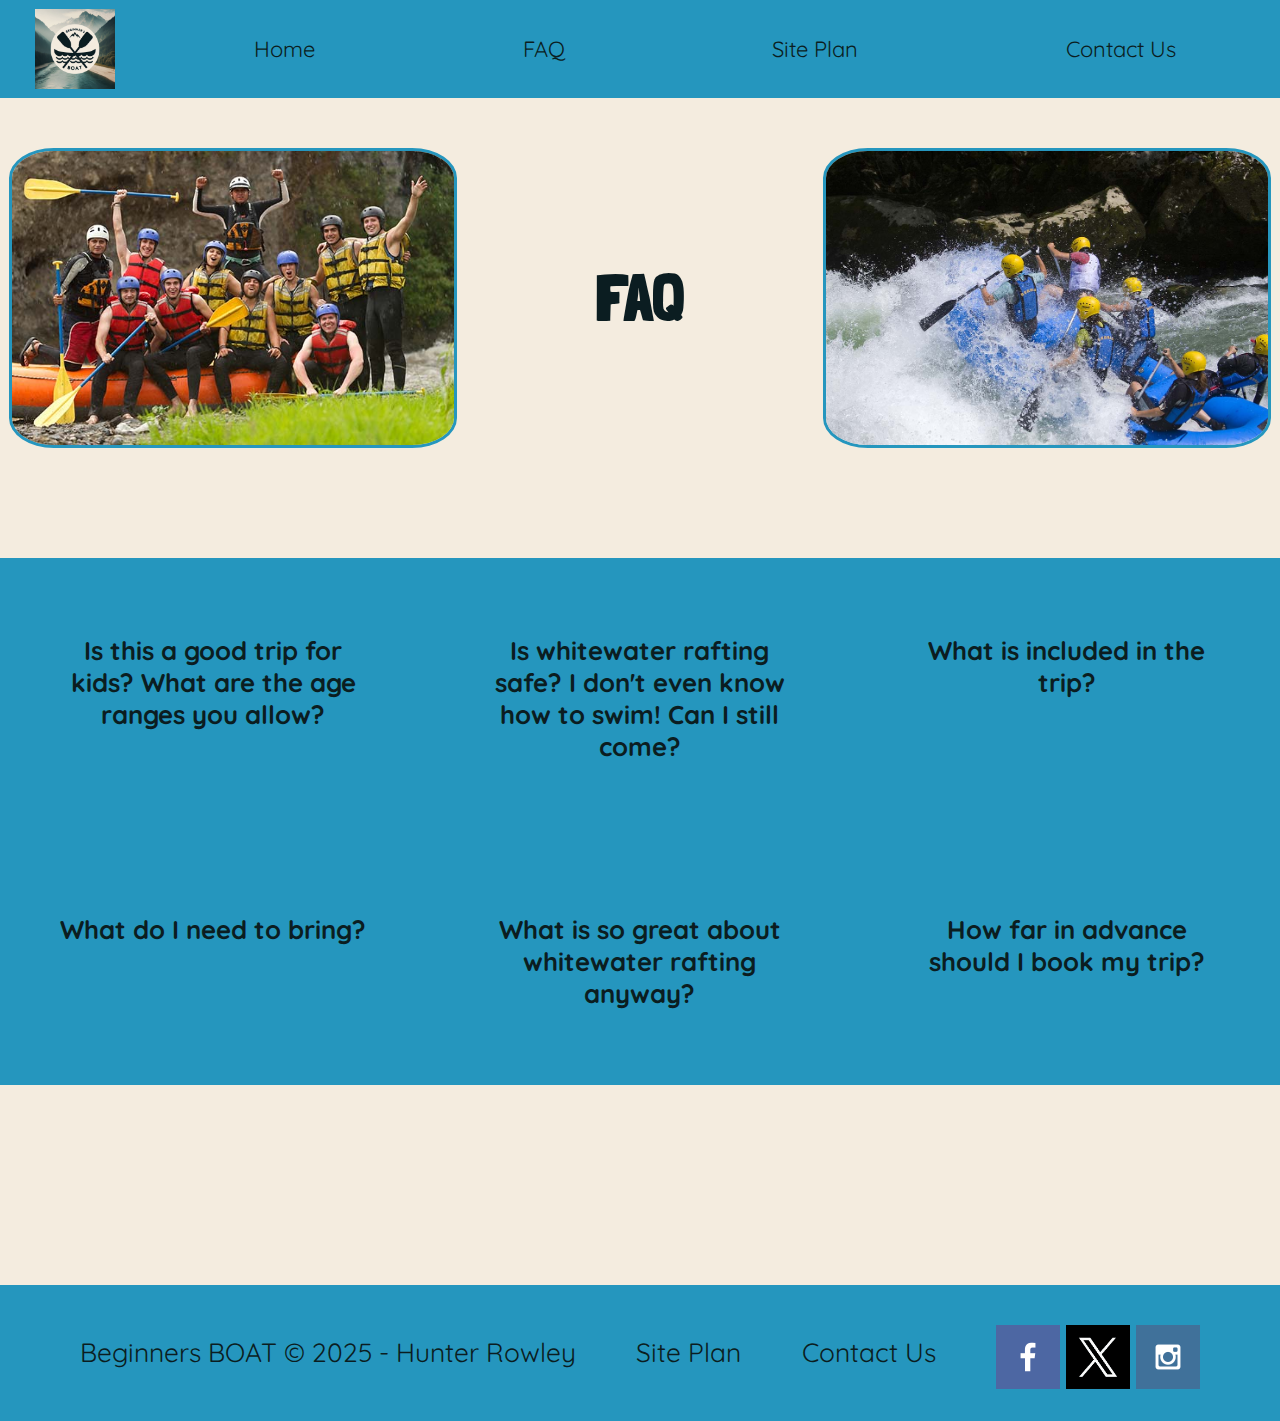
<file: wwr/faq.html>
<!DOCTYPE html>
<html lang="en">
<head>
    <meta charset="UTF-8">
    <meta name="viewport" content="width=device-width, initial-scale=1.0">
    <link rel="stylesheet" href="styles/style.css">
    <title>Beginners BOAT | FAQ</title>
</head>
<body>
    <div id="content">
    <header>
        <a href="index.html" id="logo_link">
            <img class="logo" src="images/logo-wwr-wdd130.png" alt="Beginner BOAT Logo" width="200">
        </a>
        <nav>
            <a href="index.html">Home</a>
            <a href="faq.html">FAQ</a>
            <a href="site-plan-rafting.html">Site Plan</a>
            <a href="contactus.html">Contact Us</a>
        </nav>
    </header>
    <main id="faqmain">
        <div id="faq-intro">
                <img src="images/people-faq.jpg" alt="people faq" id="people-faq">
                <h1 id="faqtitle">FAQ</h1>
                <img src="images/rafting-faq.jpg" alt="rafting faq" id="rafting-faq">
        </div>
        <section id="questions">
            <div class="questionbox">
                <h3 class="question">Is this a good trip for kids? What are the age ranges you allow?</h3>
                <p class="answer">Absolutely this is a good trip for children of all ages. We have found however that children over the age of 8 seem to enjoy it more overall (And parents especially enjoy it more if their children are all over 8). A common concern we get from parents is that their children will be bored stuck on a boat for hours at a time. Surprisingly we deal with very few bored children of any age. The areas we are rafting through are some of the most beautiful in the world, and you never know what you might see around any corner. Not to mention the rapids which keep things very interesting. Each boat also comes equipped with a guide. It has been proven that river guides are unable to go for very long at all without telling stories...some of which are even true!</p>
            </div>
            <div class="questionbox">
                <h3 class="question">Is whitewater rafting safe? I don't even know how to swim! Can I still come?</h3>
                <p class="answer">As with all adventure sports, there is an inherent and assumed element of risk. To help ensure your safety, our guides are all certified in Wilderness First aid and all start with at least 3 years of rafting experience. The most common injuries are sunburns and injuries that occur on land.
                    Everyone on commercial rafting trips wears coast guard approved life vest or personal flotation device (PFD). Many non swimmers go on rafting trips and have a great time. Your guide will give you an in depth and engaging safety talk before your trip begins explaining what you should prepare for and do in the event that you fall out of the raft.</p>
            </div>
            <div class="questionbox">
                <h3 class="question">What is included in the trip?</h3>
                <p class="answer">We will provide all necessary camping equipment. This includes a sleeping bag, foam pad, waterproof duffle bag, small waterproof day bag, tent and a cot, eating utensils and camping chair.
                    We provided water and lemonade during the day. Coffee, tea and hot chocolate are provided during the morning and evening hours. You may bring beer, liquor and soft drinks (in reasonable amounts, 2 cans per day). You may purchase these items either the night before the trip, or on your way to the put-in. 3 meals per day, plus snacks</p>
            </div>
            <div class="questionbox">
                <h3 class="question">What do I need to bring?</h3>
                <p class="answer">The most effective way to plan for temperature and weather changes in the Canyon is to be prepared for both hot & dry and cold & wet Rain jacket and rain pants- do not bring ponchos Quick dry shirts and shorts long sleeve cotton shirt and pants- helps keep you cooler on hot days. Button down shirts provide more sun protection on the neck Light Weight Cotton Pant, Nylon Pant or Sarong the best thing for men to wear are swim trunks as shorts if you are cold natured, bring polypropylene long underwear top and bottom Women wear swim suits or quick dry underwear and sport bras as a base layer during the day. Over the base layer, wear a pair of quick dry shorts and the shirt of your choice (polypropylene if you are cold, cotton if you are hot). Two piece swim suits are convenient when changing or going to the bathroom. hat- large brim hat offers protection from the sun with a good quality strap. Sunglasses with strap socks- used for hiking and to protect your feet from the sun. sandals or water shoes- if not used to hiking in these, bring a pair of shoes you have hiked in before camper wear: Bring something comfortable to wear around camp. Cotton dresses, skirts and sarongs are all popular options. Sleep wear: You might choose to sleep in your camp wear. Otherwise, you might like to bring something comfortable to sleep in. water bottle small day pack for hikes moisturizing lotion headlamp or flashlight moleskin waterproof sunscreen and lip balm optional items: gloves fleece jacket towel bandana small pillow hygiene products: toothpaste, toothbrush, tissue, nail clippers, feminine hygiene products, extra eyeglasses or contacts, biodegradable soap and shampoo camera equipment book, watercolors, journal and pen</p>
            </div>
            <div class="questionbox">
                <h3 class="question">What is so great about whitewater rafting anyway?</h3>
                <p class="answer">Are you kidding me! What's not great about whitewater rafting!...Let's describe a common day on the river.
                    Arise in the soft light of the early morning after a night spent sleeping under a beautiful starry sky. Have a hearty warm breakfast of fresh blueberry pancakes or omelets to order, then pack your things and prepare for the day. The day is filled with some combination of swift water, rapids, calms, hikes, history, geology, stories, and more good food. We try to hit camp around 4 or 5, after setting up your cot you can relax with a good book or good company by the river, or explore around camp while your guides prepare your dinner...something perhaps like steak and potatoes, or grilled salmon...and dutch oven brownies...you won't forget the dutch oven brownies. After dinner it's more relaxing, and you might even be able to talk your guide into another story or two to send you off to bed under more stars than you thought were possible.</p>
            </div>
            <div class="questionbox">
                <h3 class="question">How far in advance should I book my trip?</h3>
                <p class="answer">If you have specific dates you need, we recommend booking a year in advance. If you can be more flexible 6 months in advance is usually sufficient.</p>
            </div>
        </section>
    </main>
    <footer>
        <p>Beginners BOAT &copy; 2025 - Hunter Rowley</p>
        <p><a href="site-plan-rafting.html">Site Plan</a></p>
        <p><a href="contactus.html">Contact Us</a></p>
        <div class="social">
            <a href="https://facebook.com" target="_blank">
                <img src="images/facebook.png" alt="fb icon">
            </a>
            <a href="https://x.com" target="_blank">
                <img src="images/x.png" alt="X icon" height="64" width="64">
            </a>
            <a href="https://instagram.com" target="_blank">
                <img src="images/instagram.png" alt="instagram icon">
            </a>
        </div>
    </footer>
    </div>
    <script>
        document.querySelectorAll('.question').forEach(item => {
            item.addEventListener('click', () => {
                const answer = item.nextElementSibling;
                answer.style.display = answer.style.display === 'block' ? 'none' : 'block';
            })
        })
        
    </script>
</body>
</html>
</file>
<file: styles/style.css>
body {
    background-color: lightblue;

}
nav {
    background-color: lightgrey;
    text-align: center;
}
a {
color: white;
text-align: center;
}
a:hover {
    background-color: black;
}
h1 {
    color: dimgray;
    text-align: center;
}
p {
    font-style: italic;
    font-size: 20px;
    color:dimgrey;
    text-align: center;

}
img {
    margin: 0 auto;
}
</file>
<file: eyc/styles/styles.css>
@import url('https://fonts.googleapis.com/css2?family=Birthstone&family=Cormorant+Garamond:ital,wght@0,300;0,400;0,500;0,600;0,700;1,300;1,400;1,500;1,600;1,700&display=swap');

* {
    margin: 0;
    padding: 0;
}

body {
    padding: 0;
    margin: 0;
    background-color: #ebebf3;
    font-family: "Cormorant Garamond", Courier, Trebuchet;
    font-size: 18px;
}

h1,
h2 {
    font-family: "birthstone", Georgia, Garamond;
    font-size: 3em;
}

.button {
    background-color: #667c84;
    color: white;
    border: #eaaadd solid 3px;
    padding: 10px 20px;
    border-radius: 5px;
    text-decoration: none;
    box-shadow: 5px 5px 10px #6f7364;
}
.button:hover {
    opacity: .6;
}
main {
    margin-top: 100px;
}

/* Nav bar css */
header {
    background-color: #667c84;
    display: grid;
    grid-template-columns: 150px auto;
    width: 100%;
    position: fixed;
    top: 0;
    z-index: 2;
}

nav {
    background-color: #667c84;
    display: flex;
    font-size: 2em;
    justify-content: space-around;
    width: 100%;
}

nav a,
header a {
    padding: 20px;
    text-decoration: none;
    text-decoration: none;
    text-align: center;
    align-self: center;
    color: #232331;
}

header img {
    width: 80px;
    border: solid 3px #eaaadd;
    box-shadow: 5px 5px 10px #6f7364;
    justify-self: left;
}

nav a:hover {
    background-color: #ebebf3;
}

/* Footer bar css */
footer {
    background-color: #667c84;
    display: grid;
    grid-template-columns: 1fr 1fr;
}

footer div {
    padding: 10px;
}

.logo img {
    width: 80px;
    border: solid 3px #eaaadd;
    box-shadow: 5px 5px 10px #6f7364;
    justify-self: left;
}

.logo {
    padding: 10px;
}

.links {
    display: flex;
    justify-content: space-around;
    align-items: center;
}

.links a {
    padding: 10px;
    color: #232331;
    font-size: 1.5em;
}

.social {
    justify-self: center;
    align-self: center;
}

.social a {
    padding: 15px;
}

.x {
    width: 65px;
}

/* Home page css */
#home {
    display: grid;
    grid-template-columns: 1fr;
    grid-template-rows: 2fr .3fr;
}

#content {
    display: grid;
    grid-template-columns: 1fr;
    justify-items: center;
}

#welcome {
    text-align: center;
    padding: 30px;
    margin: 10px auto;
    border-bottom: #eaaadd solid 5px;
    width: 90%;
}

#welcome p {
    font-size: 1.2em;
    padding: 10px;
}

#first-img {
    width: 70%;
    padding-top: 35px
}

#first-img img {
    width: 100%
}

#about-us {
    text-align: center;
    padding: 30px;
    margin: 10px auto;
    border-bottom: #eaaadd solid 5px;
    width: 90%;
}

#about-us p {
    font-size: 1.2em;
    padding: 10px;
}

#second-img {
    width: 40%;
    padding-top: 35px;
    padding-bottom: 35px;
}

#second-img img {
    width: 100%
}

#advertise {
    text-align: center;
    padding-top: 35px;
    border-top: #eaaadd solid 5px;
    width: 90%;
    justify-self: center;
    font-size: 1.2em;
}

#advertise div {
    padding: 15px;
    margin: 50px 0;
}

#view-gallery h4,
#view-orders h4 {
    padding-bottom: 30px;
}



/* Gallery Page */
#gallery-page {
    display: grid;
    grid-template-columns: 1fr;
    grid-template-rows: .1fr 1fr .1fr;
}
#intro {
    text-align: center;
    margin: 10px auto;
    width: 90%;
    box-sizing: border-box;
    border-bottom: #eaaadd solid 5px;
    padding: 40px;
    font-size: 1.2em;
}
.gallery {
    display: grid;
    grid-template-columns: 1fr 1fr 1fr;
    justify-self: center;
    gap: 30px;
    margin-top: 20px;
    margin-bottom: 45px;

}
.gallery img {
    box-sizing: border-box;
    border: #eaaadd solid 2px;
    border-radius: 5px;
    width: 100%;
    transition: transform .5s;
}
.gallery img:hover {
    transform: scale(1.1);
    z-index: 1;
}
#advertise-orders {
    box-sizing: border-box;
    border-top: #eaaadd solid 5px;
    width: 90%;
    text-align: center;
    justify-self: center;
    padding: 30px;
}
#advertise-orders h4 {
    font-size: 1.5em;
    padding: 25px;
    margin-bottom: 10px;
}

/* Orders Page */

#orders {
    display: grid;
    grid-template-columns: 1fr;
    font-size: 1.2em;
}

#info {
    margin: 10px auto;
    text-align: center;
    padding: 40px;

}
#info p {
    padding: 25px;
    margin-bottom: 15px;
}
#process {
    display: grid;
    grid-template-columns: 1fr 1fr;
    text-align: center;
    width: 90%;
    margin: 0 auto;
}
#process-img {
    justify-self: left;
    margin: 10px;
}
#process-img img{
   border: solid #eaaadd 4px;
}
#process-text {
    align-self: center;
}
#process-text h2 {
    margin-bottom: 20px;
}
#order-section {
    justify-self: center;
    text-align: center;
    width: 90%;
    padding: 30px;
    margin-bottom: 25px;
}
#order-section p, #order-section h2 {
    margin-bottom: 20px;
}
#order-section h4 {
    margin-bottom: 30px;
}
#lower-image {
    justify-self: center;
}
#lower-image img {
    margin: 20px auto;
    border: solid #eaaadd 5px;
}
</file>
<file: wwr/styles/style.css>
@import url('https://fonts.googleapis.com/css2?family=Londrina+Solid:wght@100;300;400;900&family=Quicksand:wght@300..700&display=swap');

/*everything*/
#content {
    max-width: 1600px;
    margin: 0;
    font-family: "Quicksand", times, serif;
    font-size: 22px;
    padding: 0;
}
body {
    background-color: #f4ecdf;
    color: #0b1d21;
    margin: 0;
    padding: 0;
}
h2{
    margin: 0;
}
h4 {
    color: #0b1d21;
}
h1, h2, h4 {
    font-family: "Londrina Solid", helvetica, sans-serif;
}

/*Nav bar*/
header {
    background-color: #2596be;
    color: #0b1d21;
    display: grid;
    grid-template-columns: 150px auto;
}
nav {
    display: flex;
    justify-content: space-around;
}
nav a {
    color: #0b1d21;
    text-align: center;
    text-decoration: none;
    padding: 35px;
}
#logo_link {
    padding-top: 5px;
    justify-self: center;
    align-self: center;
}
.logo {
    width: 80px;
}
nav a:hover {
    background-color: #e3e3e3;
    color: #0b1d21;
}

/*Hero Message*/
#hero {
    display: grid;
    grid-template-columns: 1fr 3fr 1fr;
    margin-top: -100px;
}
#hero-box {
    grid-column: 1/4;
    grid-row: 1/3;
    z-index: -1;
}
#hero-msg {
    grid-column: 2/3;
    grid-row: 1/2;
    margin-top: 100px;
}
#hero-msg h1, #hero-msg h4 {
    text-align: center;
    color: #2596be;
}
#hero-img {
    width: 100%;
}
.button-box {
    text-align: center;
}

/*Home grid and cards*/
.home-grid {
    display: grid;
    grid-template-columns: repeat(10, 1fr);
}
main section {
    text-align: center;
}
main section img {
    box-sizing: border-box;
}
.icon {
    width: 80px;
    padding-top: 10px;
}
#background {
    height: 725px;
    background-color: #2596be;
    color: #0b1d21;
    grid-column: 1/11;
    grid-row: 4/9;
}
.rivers-card {
    grid-column: 2/4;
    grid-row: 2/3;
}
.camping-card {
    grid-column: 5/7;
    grid-row: 2/3;
}
.rapids-card {
    grid-column: 8/10;
    grid-row: 2/3;
}
.mountains {
    width: 100%;
    grid-column: 2/7;
    grid-row: 5/8;
    box-shadow: 5px 5px 10px #6f7364;
}
.msg {
    background-color: #f4ecdf;
    color: #0b1d21;
    line-height: 1.5em;
    padding: 35px;
    grid-column: 6/10;
    grid-row: 6/7;
    box-shadow: 5px 5px 10px #6f7364;
}
.card-img {
    border: 10px;
    border-style: solid;
    border-color: #2596be;
    width: 100%;
    transition: transform .5s;
    box-shadow: 5px 5px 10px #6f7364;
}
.card-img:hover {
    opacity: .6;
    transform: scale(1.1);
}
.book, .join {
    background-color: #2596be;
    color: white;
    text-decoration: none;
    font-size: 18px;
    padding: 15px 30px;
    margin-top: 50px;
    border-radius: 5px;
}
.book:hover, .join:hover {
    background-color: white;
    color: #0b1d21;
}
.msg h2, .home-grid h2 {
    font-family: "Londrina Solid", helvetica, sans-serif;
}
.rivers-card, .camping-card, .rapids-card {
    margin: 200px 0;
}
.msg p {
    color: #0b1d21;
    font-size: .8em;
    padding-bottom: 15px;
}
.home-title {
    color: #0b1d21;
    font-family: "Londrina Solid", helvetica, sans-serif;
    font-size: 2em;
    margin-top:10px;
}

/* Footer */
footer {
    background-color: #2596be;
    color: #0b1d21;
    margin-top: 200px;
    padding: 25px 50px;
    display: flex;
    justify-content: space-around;
    align-items: center;
}
footer a {
    color: #0b1d21;
    text-decoration: none;
}
footer a:hover {
    color: #0b1d21;
    background-color: #f4ecdf;
}
footer p {
    font-size: 1.2em;
}
footer .social img {
    padding-top: 15px;
    text-decoration: none;
}
footer p a:hover {
    text-decoration: underline;
}
footer .social a:hover {
    text-decoration: none;
    background-color: #2596be;
}

/* Faq Page */

.question {
    cursor: pointer;
    transition: transform .5s;
}
.question:hover {
    opacity: .6;
    transform: scale(1.1);
}
.answer {
    display: none;
}
#faqmain {
    display: grid;
    grid-template-columns: 1fr 1fr 1fr;
    /* grid-template-rows: 450px 700px 1300px; */
    grid-template-rows: 450px .5fr 1fr;
    gap: 10px;
}
#faq-intro img {
    width: 98%;
    align-self: center;
    z-index: -1;
    border: solid;
    border-radius: 10%;
    box-sizing: border-box;
    border-color: #2596be;
}
#faq-intro {
    grid-column: 1/4;
    grid-row: 1/2;
    display: grid;
    grid-template-columns: 1fr .8fr 1fr;
    grid-template-rows: 300px;
    padding-top: 50px;
    padding-bottom: 50px;
}
#people-faq {
    justify-self: right;
}
#rafting-faq {
    justify-self: left;
}
#faqtitle {
    grid-column: 2/3;
    grid-row: 1/2;
    justify-self: center;
    align-self: center;
    font-size: 3em;
}
#questions {
    grid-column: 1/4;
    grid-row: 2/4;
    display: grid;
    grid-template-columns: 1fr 1fr 1fr;
    grid-template-rows: .4fr .7fr;
    background-color: #2596be;
}
.questionbox {
    padding: 50px;
}

@media screen and (max-width: 900px) {
    #hero, .home-grid {
        display: block;
        height: auto;
    }
    nav, footer {
        flex-direction: column;
    }
    nav a {
        display: block;
        padding: 15px;
    }
    #hero {
        margin-top: 0;
    }
    #hero-msg {
        margin-top: 0;
    }
    #hero-msg h4 {
        display: none;
    }
    #hero-msg h1 {
        color: #6f7364;
    }
    .home-title {
        font-size: 25px;
    }
    .rivers-card, .camping-card, .rapids-card { 
        margin: 50px auto;
        width: 60%;
    }
    #background {
        display: none;
    }
    .mountains, .msg {
        width: 80%;
        display: block;
        margin: 0 auto;
    }
    footer {
        margin-top: 25px;
    }
}
</file>
<file: ice.css>
body {
    background-color: #5ca1d7;
    margin: 0 auto;
}
header {
    color: white;
    text-align: center;
}
#title:hover {
    color: black;
}
#fourpoints {
    color: black;
    border-style: solid;
    border-width: 550px;
    border-bottom: 0px;
    border-color: #5ca1d7;
    border-top: 0px;
}
#images {
    text-align: center;
}
#quote {
    font-size: 40px;
    color: white;
    text-align: center;
}
footer {
    color: black;
    text-align: center;
}
</file>
<file: eyc/styles/site-plan.css>
/* if you are using any Google fonts change the font names below to your fonts. 
Any spaces in your font name should be replaced with a +. 
Fonts are separated by a | */
@import url('https://fonts.googleapis.com/css?family=IM+Fell+French+Canon+SC|Lato');
@import url('https://fonts.googleapis.com/css2?family=Birthstone&family=Cormorant+Garamond:ital,wght@0,300;0,400;0,500;0,600;0,700;1,300;1,400;1,500;1,600;1,700&display=swap');
:root {
  /* change the values below to your colors from your palette */
  --primary-color: #667c84;
  --secondary-color: #ebebf3;
  --accent1-color: #eaaadd;
  --accent2-color: #232331;

  /* change the values below to your chosen font(s) */
  --heading-font: "Birthstone", Courier, Trebuchet;
  --paragraph-font: "Cormorant+Garamond", Georgia, Garamond;

  /* these colors below should be chosen from among your palette colors above */
  --headline-color-on-white: #232331;  /* headlines on a white background */ 
  --headline-color-on-color: #ebebf3; /* headlines on a colored background */ 
  --paragraph-color-on-white: #232331; /* paragraph text on a white background */ 
  --paragraph-color-on-color: #ebebf3; /* paragraph text on a colored background */ 
  --paragraph-background-color: #667c84  ;
  --nav-link-color: #232331;
  --nav-background-color: #ebebf3;
  --nav-hover-link-color: #232331;
  --nav-hover-background-color: #667c84;
}


/*  Look around below...but DON'T CHANGE ANYTHING! */

body {
  max-width: 1200px;
  margin: 0 auto;
  padding: 4em;
  font-size: 18px;
  text-align: center;
}
img {
  display: block;
  margin: 0 auto;
}
h1, h2, h3, h4, h5, h6 {
  font-size: 2.5em;
  font-family: var(--heading-font);
  color: var(--headline-color-on-white);
}
h2 {
  text-align: center;
}
hr {
  height: 3px;
  margin: 35px 0;
  background: var(--accent1-color);
}
header {
  padding: 1em;
  text-align: center;
  color: var(--headline-color-on-color);
  background-color: var(--paragraph-background-color);
}
header > h1, header > h2 {
  color: var(--headline-color-on-color);
}

p {
  font-family: var(--paragraph-font);
  color: var(--paragraph-color-on-white);
  padding: 1em;
}
.colors {
  width: 100%;
  min-width: 350px;
  margin: 30px auto;
  text-align: center;
}
.colors th {
  background-color: #999;
}
.colors td{
  width: 25%;
  height: 3em;
}

.primary {
  background-color: var(--primary-color);
}
.secondary {
  background-color: var(--secondary-color);
}
.accent1 {
  background-color: var(--accent1-color);
}
.accent2{
  background-color: var(--accent2-color);
}

p.colored {
  background-color: var(--paragraph-background-color);
  color: var(--paragraph-color-on-color);
}

nav {
  background-color: var(--nav-background-color);
  line-height: 3em;
  text-align: center;
  font-size: 1.2em;
}
nav  {
  list-style-type: none;
  display: flex;

}
nav a {
  padding:1em;
  min-width: 120px;
  text-decoration: none;
  padding: 10px;

}
nav a:link, nav a:visited {
  color: var(--nav-link-color);
}
nav a:hover {
  color: var(--nav-hover-link-color);
  background-color: var(--nav-hover-background-color);
}

.sitemap {
  display: grid;
  justify-content: center;

  grid-template-columns: repeat(6, 15%);
  grid-template-rows: 3em 1.5em 1.5em 3em;
  grid-template-areas: ". . home home . ."
    ". . . top . ."
    ". left left right right ."
    "page2 page2 . . page3 page3";
}
.sitemap > div {

  text-align: center;

}
.sm-home {
  grid-area: home;
  background-color: #ccc;
  line-height: 3em;
}
.sm-page2 {
  grid-area: page2;
  background-color: #ccc;
  line-height: 3em;
}
.sm-page3 {
  grid-area: page3;
  background-color: #ccc;
  line-height: 3em;
}

.top {
  grid-area: top;
  border-left: 1px solid;
}

.left {
  grid-area: left;
  border-top: 1px solid;
  border-left: 1px solid;
}

.right {
  grid-area: right;
  border-top: 1px solid;
  border-right: 1px solid;
}
</file>
<file: ice/ice05.css>
*{
    box-sizing: border-box;
    margin: 0;
}
body {
    max-width: 1600px;
    background-color: grey;
}
#circles img {
    width: 100%;
    height: 25%;
}
#lower {
    text-align: center;
}
#desk, #graphic, #person {
    display: inline-block;
    margin: 5%;
}
#desk img {
    border: 15px, #444444;
    border-style: solid;
    border-radius: 50%;
    width: 250px;
    display: inline-block;
}
#graphic img{
    border: 15px, #444444; 
    border-style: solid;
    border-radius: 50%;
    display: inline-block;
    width: 250px;
}
#person img{
    border: 15px, #444444;
    border-style: solid;
    border-radius: 50%;
    display: inline-block;
    width: 250px;
}
</file>
<file: ice/ice06.css>
* {
    margin: 0;
}
#content {
    display: grid;
    grid-template-columns: 1fr 1fr;
    grid-template-rows: 1fr 1fr;
    align-items: center;
    justify-items: center;
}
#title {
    font-size: 125px;
    grid-column: 1/3;
    grid-row: 1/2;
    z-index: 2;
}
#cherries {
    color: red;
    font-size: 75px;
    z-index: 2;
    grid-column: 2/3;
    grid-row: 2/3;
}
#image {
    grid-column: 1/2;
    grid-row: 1/3;
    z-index: 1;
}
#white-box {
    width: 100%;
    height: 100%;
    background-color: white;
    grid-column: 1/2;
    grid-row: 1/3;
}
#grey-box {
    width: 100%;
    height: 100%;
    background-color: #b9b8b9;
    grid-column: 2/3;
    grid-row: 1/3;
    z-index: 1;
}
</file>
<file: ice/ice09.css>
@import url('https://fonts.googleapis.com/css2?family=Roboto+Slab:wght@100..900&display=swap');

* {
    margin: 0;
    padding: 0;
}

body {
    display: grid;
    grid-template-columns: 1fr 1fr 1fr;
    grid-template-columns: 1fr 300px 1fr;
    justify-content: center;
    align-content: center;
    font-family: 'Roboto Slab';
}

#header_image {
    width: 100%;
    grid-column: 2/3;
    grid-row: 1/2;
    padding-bottom: 15px;
}
#central_content {
    grid-column: 2/3;
    grid-row: 2/3;
    justify-content: center;
}

#small_heading {
    color: darkblue;
    font-size: .9em;
    padding: 5px;
}

#large_heading {
    padding-bottom: 30px;
}

#body_content {
    padding-bottom: 30px;
}

#small_heading, #large_heading, #body_content {
    justify-content: center;
    text-align: center;
}

#lower_card {
    grid-row: 3/4;
    grid-column: 2/3;
    display: grid;
    grid-template-columns: 1fr 1fr 1fr;
    grid-template-rows: 50px 50px;
    background-color: #3f5b8b;
    color: white;
    column-gap: 1px;
}
#numberbox1, #numberbox2, #numberbox3 {
    align-self: last baseline;
    font-size: 1.5em;
    justify-self: center;
    
}
sup {
    font-size: .5em;
}
#textbox1, #textbox2, #textbox3 {
    font-size: .8em;
    justify-self: center;
}
</file>
<file: positioning/positionstyles.css>
/* CSS - Name: "positionstyles.css" */
/* Activity 1 styles */
.content1 {
  /* This is the parent of the activity 1 boxes. */
  display: grid;
  grid-template-columns: 1fr 1fr;
  justify-items: center;
  gap: 20px;
}
.red1 { 
  width: 100%; 
  height: 100px; 
  background-color: red; 
  grid-column: 1/3;

} 
.green1 {
  width: 200px; 
  height: 200px; 
  background-color: green; 

} 
.yellow1 {
  width: 200px; 
  height: 200px; 
  background-color: gold; 
} 
.blue1 {
  width: 100%; 
  height: 100px; 
  background-color: blue; 
  grid-column: 1/3;
} 
/* Activity 2 styles */ 
.content2 {
  /* This is the parent of the activity 2 boxes. */
  display: grid;
  grid-template-columns: repeat(5, 50px);
  grid-template-rows: repeat(5, 50px);
  margin-bottom: 100px;
}
.red2 {
  width: 100px; 
  height: 100px; 
  background-color: red; 
  grid-column: 1/3;
} 
.green2 { 
  width: 100px; 
  height: 100px; 
  background-color: green; 
  grid-column: 2/4;
} 
.yellow2 {
  width: 100px; 
  height: 100px; 
  background-color: gold; 
  grid-column: 3/5;

} 
.blue2 {
  width: 100px; 
  height: 100px; 
  background-color: blue;
  grid-column: 4/6; 
} 
/* Activity 3 styles */ 
.content3 {
  /* This is the parent of the activity 3 boxes. */
  display: grid;
  grid-template-columns: 1fr .2fr 1fr;
  grid-template-rows: 1fr 2fr 1fr;
}
.red3 {
  width: 100%; 
  height: 100px; 
  background-color: red; 
  grid-column: 1/4;
  grid-row: 1/2;
} 
.green3 {
  width: 100%; 
  height: 100%; 
  background-color: green;
  grid-column: 1/2;
  grid-row: 2/3;
} 
.yellow3 {
  width: 100%; 
  height: 100%; 
  background-color: gold;
  grid-column: 3/4;
  grid-row: 2/3;
} 
.blue3 {
  width: 100%;
  height: 100px; 
  background-color: blue;
  grid-column: 1/4;
  grid-row: 3/4; 
} 
/* Activity 4 styles */ 
.content4 {
  /* This is the parent of the activity 4 boxes. */
  height: 400px;
  display: grid;
  grid-template-columns: 1fr 1fr;
  grid-template-rows: 1fr 1fr 1fr;
}
.red4 {
  width: 100%; 
  height: 100%; 
  background-color: red; 
  grid-column: 1/2;
  grid-row: 1/4;
} 
.green4 {
  width: 100%; 
  height: 100%;  
  background-color: green; 
} 
.yellow4 {
  width: 100%; 
  height: 100%;  
  background-color: gold; 
} 
.blue4 {
  width: 100%; 
  height: 100%; 
  background-color: blue; 
} 
/* Activity 5 styles */ 
.content5 {
  /* This is the parent of the activity 5 boxes. */
  height: 400px;
}
.red5 { 
  width: 100%; 
  height: 100px; 
  background-color: red; 
} 
.green5 { 
  width: 125px; 
  height: 125px; 
  background-color: green;
  float: left; 

} 
.yellow5 {
  width: 100%; 
  height: 200px; 
  background-color: gold; 

} 
.blue5 {
  width: 100%; 
  height: 100px; 
  background-color: blue; 
} 
/* Activity 6 styles */ 
.content6 {
  /* This is the parent of the activity 6 boxes. */
  justify-content: center;
  display: grid;
  grid-template-columns: repeat(6, 100px);
  grid-template-rows: repeat(6, 100px);
}
.red6 {
  width: 100%; 
  height: 100%; 
  background-color: red; 
  grid-column: 1/5;
  grid-row: 1/3;
  z-index: -1;
} 
.green6 {
  width: 100%; 
  height: 100%; 
  background-color: green; 
  grid-column: 1/3;
  grid-row: 5/7;
  z-index: 1;
} 
.yellow6 {
  width: 100%; 
  height: 100%; 
  background-color: gold; 
  grid-column: 5/7;
  grid-row: 3/7;
  z-index: 1;

} 
.blue6 {
  width: 100%; 
  height: 100%; 
  background-color: blue; 
  grid-column: 2/6;
  grid-row: 2/6;
} 


/* Do not make any changes below here */
.activity {
  width: 70%; 
  margin: 20px auto; 
  font-family: Arial, sans-serif; 
  border: 1px solid black; 
  padding: 10px; 
  clear:both; 
  overflow: auto;
} 

.hint {
  border: 1px solid grey;
  background: #e0e0e0;
  padding: .5em;
  position: relative;
  margin: 1em 0;
}
.hint h3 {
  margin: 0;
}
.hint:hover {
  background: #d0d0d0;
}
.hint > div {
  display: none;
}

.hint input[type=checkbox] {
  position: absolute;
  width: 100%;
  height: 100%;
  opacity: 0;
  z-index: 1;
  cursor: pointer;
}

.hint input[type=checkbox]:checked ~ div {
  display: block;
}

.hint i {
  position: absolute;
  transform: translate(-6px, 0);
  margin-top: 16px;
  right: 10px;
  top: -3px;
}
.hint i:before, .hint i:after {
  content: "";
  position: absolute;
  background-color: black;
  width: 3px;
  height: 9px;
}
.hint i:before {
  transform: translate(2px, 0) rotate(45deg);
}
.hint i:after {
  transform: translate(-2px, 0) rotate(-45deg);
}

.hint input[type=checkbox]:checked ~ i:before {
  transform: translate(-2px, 0) rotate(45deg);
}
.hint input[type=checkbox]:checked ~ i:after {
  transform: translate(2px, 0) rotate(-45deg);
}
.hint a {
  position: relative;
  z-index: 1;
}
</file>
